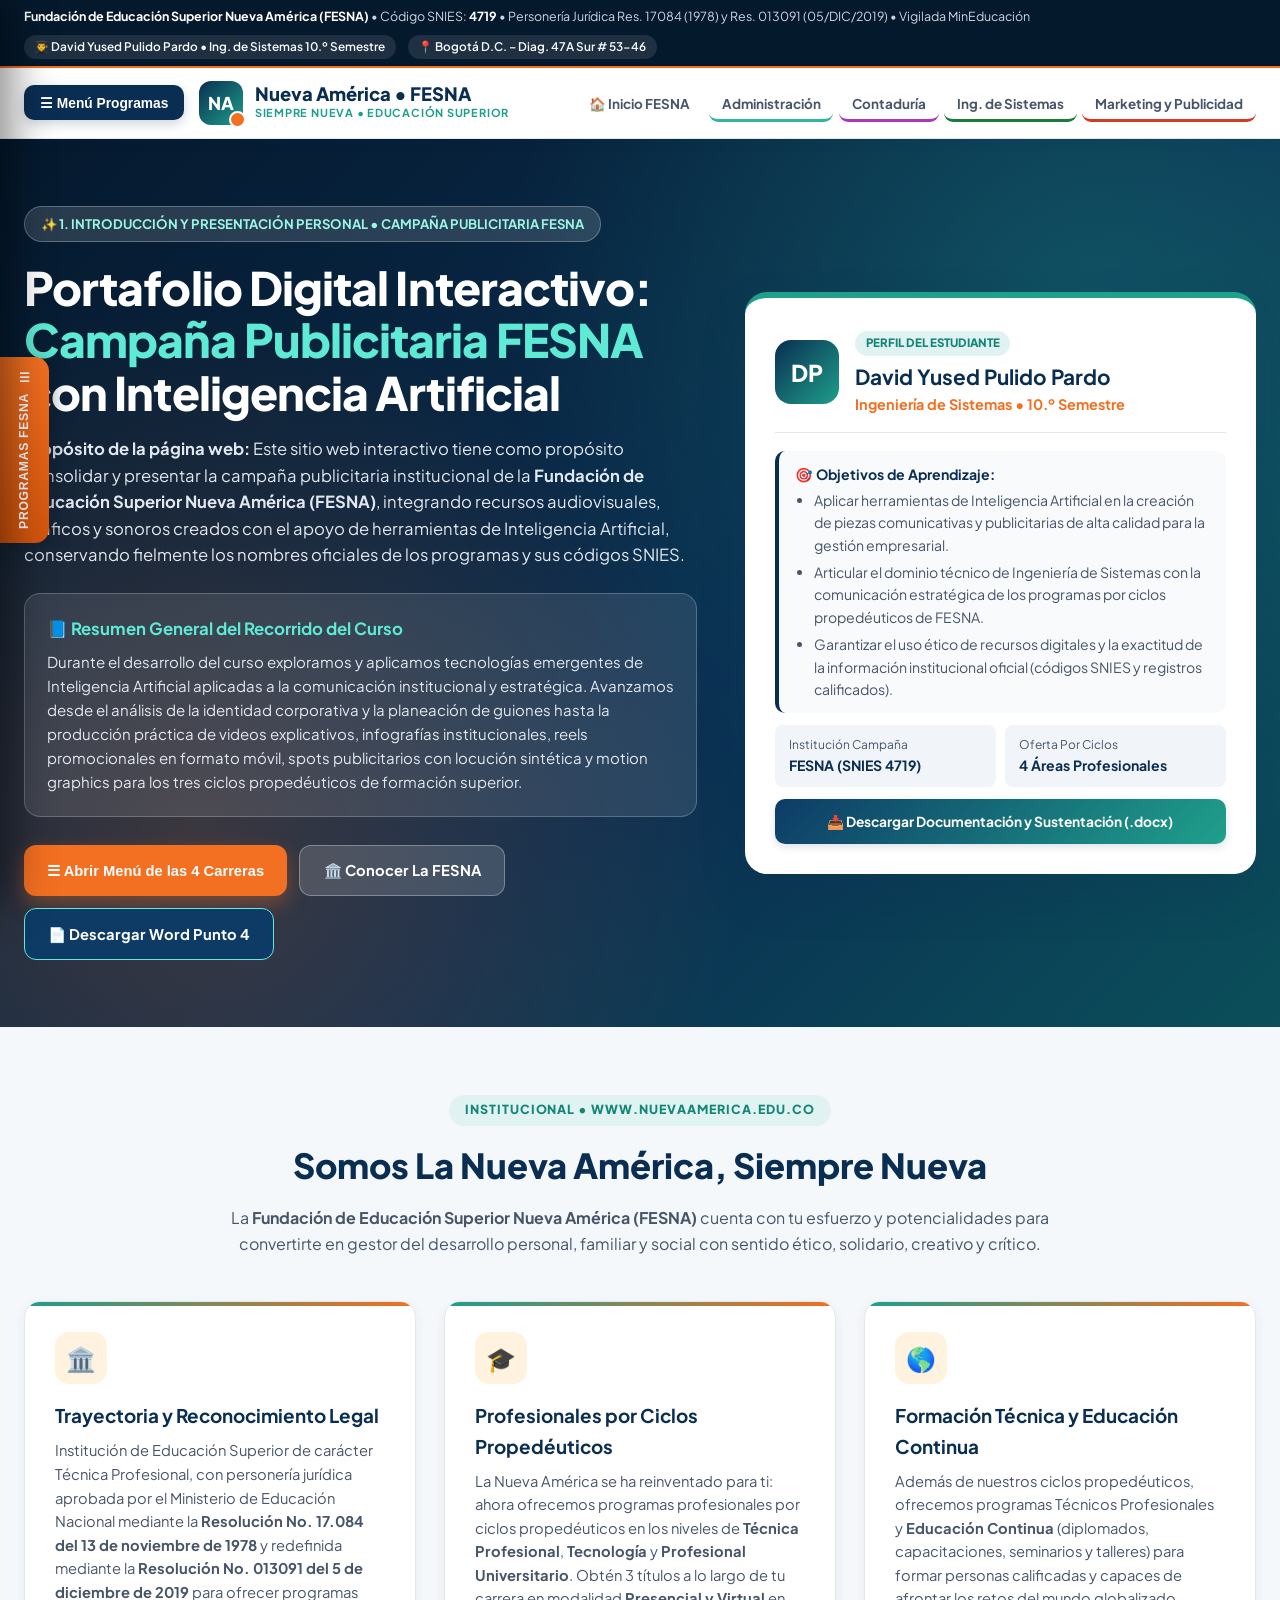
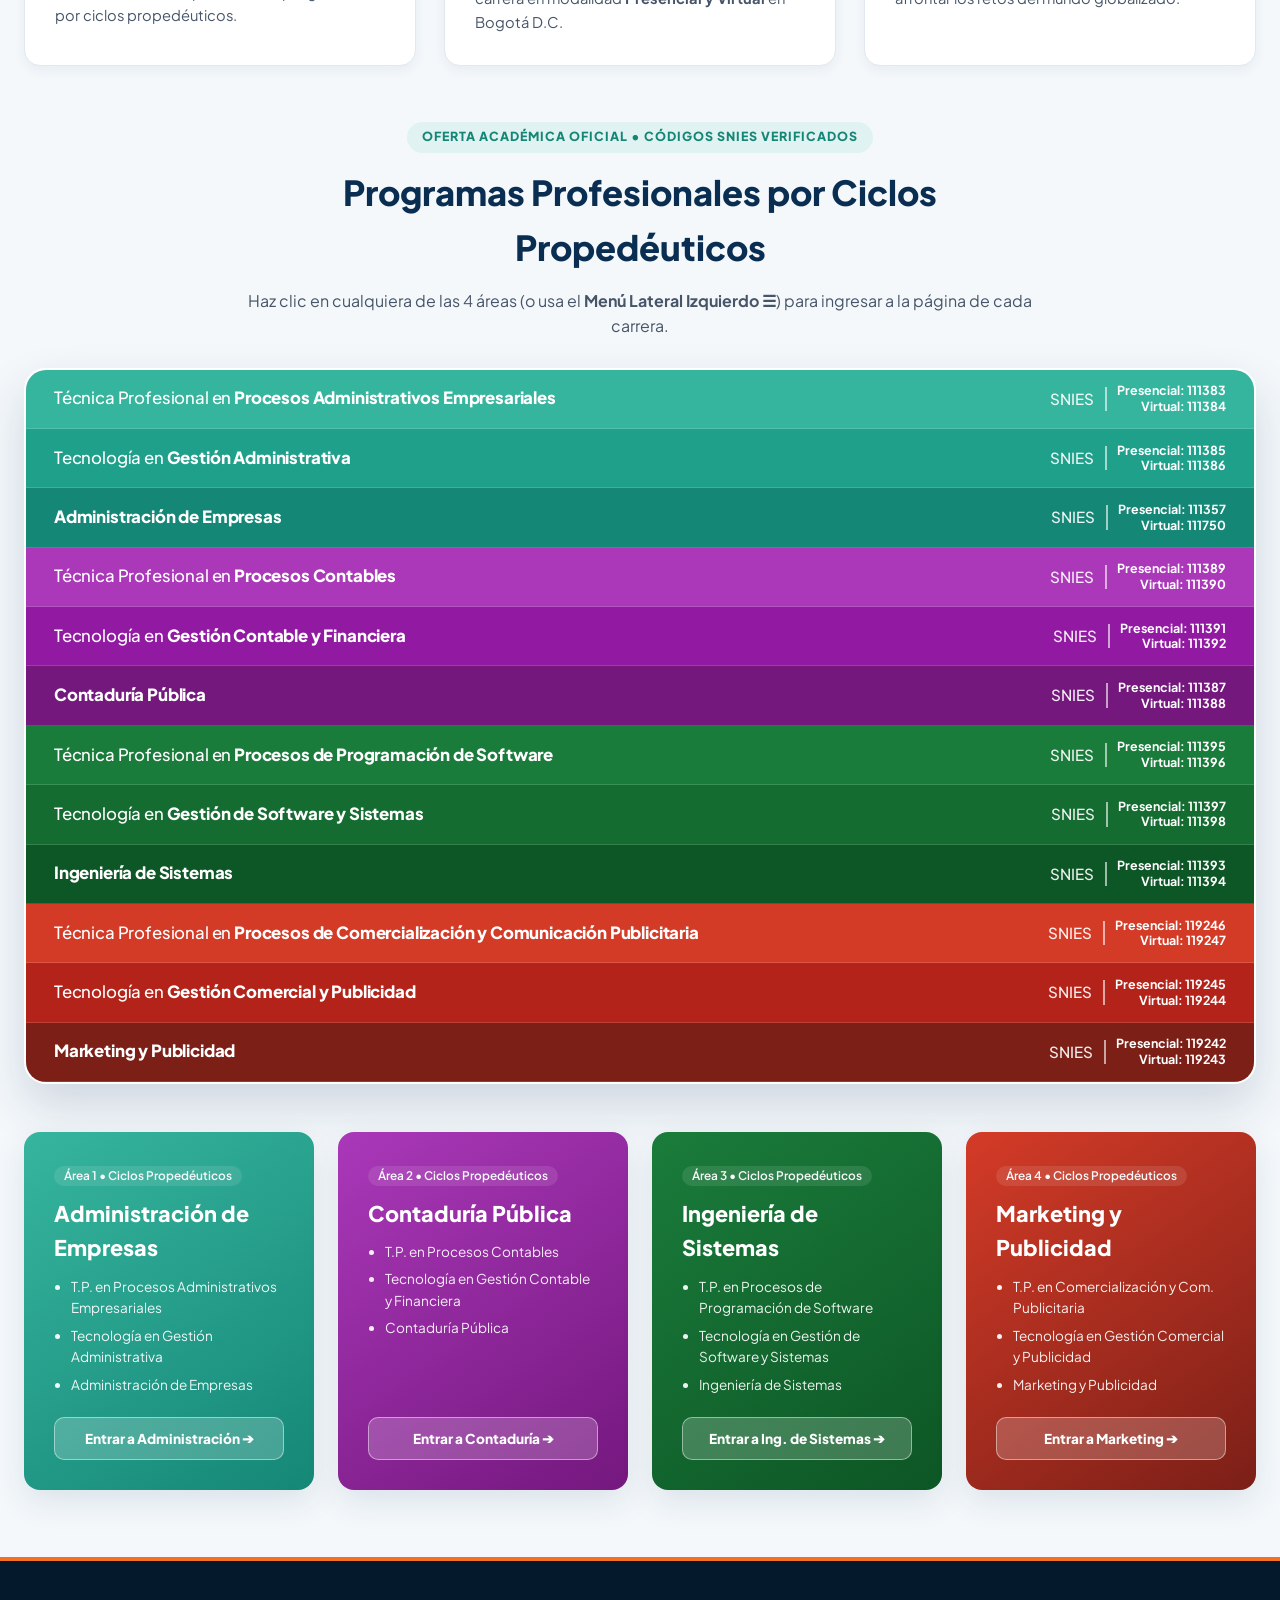
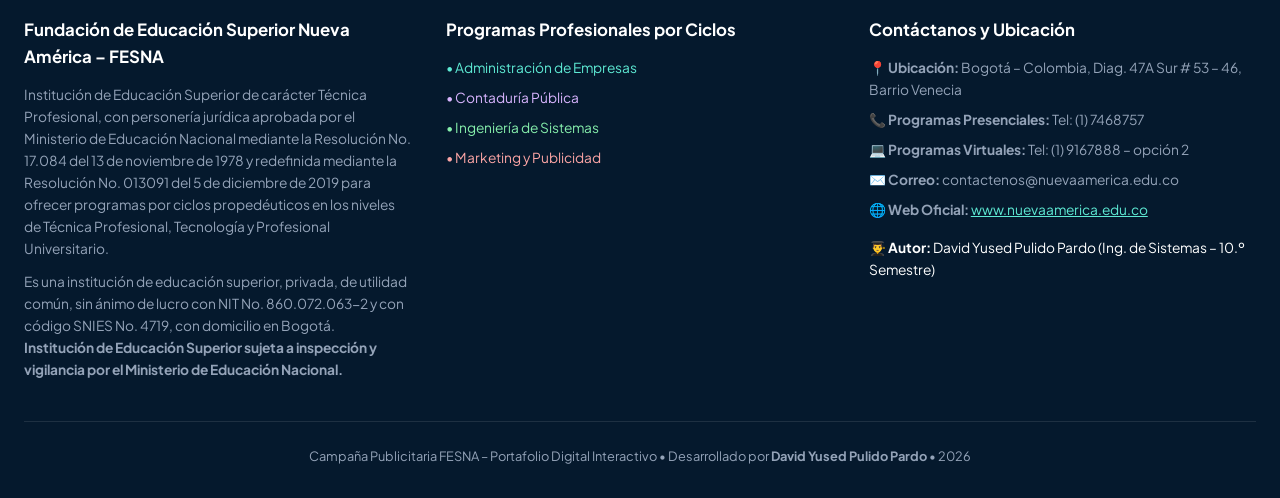
<file: index.html>
<!DOCTYPE html>
<html lang="es">
<head>
  <meta charset="UTF-8" />
  <meta name="viewport" content="width=device-width, initial-scale=1.0" />
  <title>FESNA – Fundación de Educación Superior Nueva América | Portafolio Digital</title>
  <meta name="description" content="Portafolio digital interactivo y campaña publicitaria de la Fundación de Educación Superior Nueva América (FESNA). Estudiante: David Yused Pulido Pardo." />
  <link rel="preconnect" href="https://fonts.googleapis.com" />
  <link rel="preconnect" href="https://fonts.gstatic.com" crossorigin />
  <link href="https://fonts.googleapis.com/css2?family=Plus+Jakarta+Sans:wght@400;500;600;700;800&display=swap" rel="stylesheet" />
  <link rel="stylesheet" href="styles.css" />
</head>
<body>

  <!-- Overlay y Menú Lateral Desplegable a la Izquierda -->
  <div id="sidebar-overlay" class="sidebar-overlay"></div>
  <aside id="left-sidebar" class="left-sidebar" aria-label="Menú Lateral de Programas FESNA">
    <div class="sidebar-header">
      <div style="display:flex; align-items:center; gap:0.65rem;">
        <div class="brand-icon" style="width:38px; height:38px; font-size:0.95rem;">NA</div>
        <div>
          <strong style="display:block; font-size:0.98rem; color:#ffffff;">Nueva América</strong>
          <span style="font-size:0.7rem; color:#5eead4;">Menú de Programas por Ciclos</span>
        </div>
      </div>
      <button id="close-sidebar-btn" class="sidebar-close-btn" title="Cerrar menú">✕</button>
    </div>

    <div class="sidebar-body">
      <span class="sidebar-section-label">Navegación Principal</span>
      <a href="index.html" class="sidebar-nav-item home-item active">
        <div class="nav-item-title">
          <span>🏠 Inicio • La FESNA</span>
          <span>➔</span>
        </div>
        <div class="nav-item-sub">Presentación Personal e Información Institucional</div>
      </a>

      <span class="sidebar-section-label">Programas Profesionales por Ciclos</span>

      <a href="administracion.html" class="sidebar-nav-item adm-item">
        <div class="nav-item-title">
          <span>📊 Administración de Empresas</span>
          <span>➔</span>
        </div>
        <div class="nav-item-sub">
          • T.P. en Procesos Administrativos (111383 / 111384)<br>
          • Tecnología en Gestión Administrativa (111385 / 111386)<br>
          • Administración de Empresas (111357 / 111750)
        </div>
      </a>

      <a href="contaduria.html" class="sidebar-nav-item cont-item">
        <div class="nav-item-title">
          <span>📈 Contaduría Pública</span>
          <span>➔</span>
        </div>
        <div class="nav-item-sub">
          • T.P. en Procesos Contables (111389 / 111390)<br>
          • Tecnología en Gestión Contable y Financiera (111391 / 111392)<br>
          • Contaduría Pública (111387 / 111388)
        </div>
      </a>

      <a href="sistemas.html" class="sidebar-nav-item sis-item">
        <div class="nav-item-title">
          <span>💻 Ingeniería de Sistemas</span>
          <span>➔</span>
        </div>
        <div class="nav-item-sub">
          • T.P. en Programación de Software (111395 / 111396)<br>
          • Tecnología en Gestión de Software y Sistemas (111397 / 111398)<br>
          • Ingeniería de Sistemas (111393 / 111394)
        </div>
      </a>

      <a href="marketing.html" class="sidebar-nav-item mkt-item">
        <div class="nav-item-title">
          <span>📣 Marketing y Publicidad</span>
          <span>➔</span>
        </div>
        <div class="nav-item-sub">
          • T.P. en Comercialización y Com. Publicitaria (119246 / 119247)<br>
          • Tecnología en Gestión Comercial y Publicidad (119245 / 119244)<br>
          • Marketing y Publicidad (119242 / 119243)
        </div>
      </a>
    </div>

    <div class="sidebar-footer">
      Fundación de Educación Superior Nueva América (FESNA)<br>Código SNIES 4719 • Vigilada MinEducación
    </div>
  </aside>

  <!-- Pestaña Flotante Izquierda para Abrir el Menú Desplegable -->
  <button class="floating-left-menu-btn open-sidebar-btn" title="Abrir Menú de Programas">
    <span>☰</span>
    <span class="vertical-text">PROGRAMAS FESNA</span>
  </button>

  <!-- Barra Superior Institucional FESNA -->
  <div class="top-bar">
    <div class="top-bar-inner">
      <div>
        <strong>Fundación de Educación Superior Nueva América (FESNA)</strong> • Código SNIES: <strong>4719</strong> • Personería Jurídica Res. 17084 (1978) y Res. 013091 (05/DIC/2019) • Vigilada MinEducación
      </div>
      <div class="top-contact-pills">
        <span class="top-pill">👨‍🎓 David Yused Pulido Pardo • Ing. de Sistemas 10.º Semestre</span>
        <span class="top-pill">📍 Bogotá D.C. – Diag. 47A Sur # 53-46</span>
      </div>
    </div>
  </div>

  <!-- Navegación Superior -->
  <header class="navbar">
    <div class="nav-container">
      <div class="nav-left-group">
        <button class="menu-drawer-trigger open-sidebar-btn">
          ☰ Menú Programas
        </button>
        <a href="index.html" class="brand-logo">
          <div class="brand-icon">NA</div>
          <div>
            <span class="brand-title">Nueva América • FESNA</span>
            <span class="brand-subtitle">Siempre Nueva • Educación Superior</span>
          </div>
        </a>
      </div>
      <nav>
        <ul class="nav-links">
          <li><a href="index.html">🏠 Inicio FESNA</a></li>
          <li><a href="administracion.html" class="nav-pill-adm">Administración</a></li>
          <li><a href="contaduria.html" class="nav-pill-cont">Contaduría</a></li>
          <li><a href="sistemas.html" class="nav-pill-sis">Ing. de Sistemas</a></li>
          <li><a href="marketing.html" class="nav-pill-mkt">Marketing y Publicidad</a></li>
        </ul>
      </nav>
    </div>
  </header>

  <!-- ===================================================================== -->
  <!-- INICIO (SE CONSERVA IGUAL): 1. INTRODUCCIÓN Y PRESENTACIÓN PERSONAL   -->
  <!-- ===================================================================== -->
  <section id="introduccion" class="hero">
    <div class="hero-container">
      <!-- Columna Izquierda: Propósito de la Página Web y Recorrido del Curso -->
      <div>
        <div class="hero-tag">
          <span>✨ 1. INTRODUCCIÓN Y PRESENTACIÓN PERSONAL • CAMPAÑA PUBLICITARIA FESNA</span>
        </div>
        <h1>
          Portafolio Digital Interactivo: <span>Campaña Publicitaria FESNA</span> con Inteligencia Artificial
        </h1>
        <p class="hero-lead">
          <strong>Propósito de la página web:</strong> Este sitio web interactivo tiene como propósito consolidar y presentar la campaña publicitaria institucional de la <strong>Fundación de Educación Superior Nueva América (FESNA)</strong>, integrando recursos audiovisuales, gráficos y sonoros creados con el apoyo de herramientas de Inteligencia Artificial, conservando fielmente los nombres oficiales de los programas y sus códigos SNIES.
        </p>

        <div style="background: rgba(255, 255, 255, 0.1); border: 1px solid rgba(255, 255, 255, 0.22); border-radius: 16px; padding: 1.35rem; margin-bottom: 1.75rem;">
          <h3 style="color: #5eead4; font-size: 1.05rem; margin-bottom: 0.45rem;">
            📘 Resumen General del Recorrido del Curso
          </h3>
          <p style="color: #e2e8f0; font-size: 0.94rem; margin: 0;">
            Durante el desarrollo del curso exploramos y aplicamos tecnologías emergentes de Inteligencia Artificial aplicadas a la comunicación institucional y estratégica. Avanzamos desde el análisis de la identidad corporativa y la planeación de guiones hasta la producción práctica de videos explicativos, infografías institucionales, reels promocionales en formato móvil, spots publicitarios con locución sintética y motion graphics para los tres ciclos propedéuticos de formación superior.
          </p>
        </div>

        <div class="hero-actions" style="margin-bottom: 0; display: flex; flex-wrap: wrap; gap: 0.75rem;">
          <button class="btn btn-primary open-sidebar-btn">☰ Abrir Menú de las 4 Carreras</button>
          <a href="#sobre-la-fesna" class="btn btn-secondary">🏛️ Conocer La FESNA</a>
          <a href="DOCUMENTACION_SUSTENTACION_CAMPANA_FESNA_DAVID_PULIDO.docx" download class="btn" style="background:#0D3B66; color:#ffffff; font-weight:700; border:1px solid #5eead4; text-decoration:none; display:inline-flex; align-items:center; gap:0.4rem;">📄 Descargar Word Punto 4</a>
        </div>
      </div>

      <!-- Columna Derecha: Perfil del Estudiante -->
      <aside class="lead-form-card" style="border-top: 6px solid #1fa08b;">
        <div style="display: flex; align-items: center; gap: 1rem; padding-bottom: 1rem; margin-bottom: 1.1rem; border-bottom: 1px solid var(--border-color);">
          <div style="width: 64px; height: 64px; border-radius: 16px; background: linear-gradient(135deg, var(--fesna-navy), var(--fesna-teal)); color: #fff; display: flex; align-items: center; justify-content: center; font-size: 1.45rem; font-weight: 800; flex-shrink: 0;">
            DP
          </div>
          <div>
            <span style="display: inline-block; background: var(--fesna-teal-soft); color: var(--fesna-teal-dark); font-size: 0.72rem; font-weight: 800; padding: 0.2rem 0.65rem; border-radius: 999px; text-transform: uppercase; margin-bottom: 0.25rem;">
              Perfil del Estudiante
            </span>
            <h2 style="font-size: 1.3rem; color: var(--fesna-navy); margin: 0;">David Yused Pulido Pardo</h2>
            <p style="font-size: 0.9rem; color: var(--fesna-orange); font-weight: 700; margin: 0;">
              Ingeniería de Sistemas • 10.º Semestre
            </p>
          </div>
        </div>

        <div style="display: grid; gap: 0.75rem; font-size: 0.88rem;">
          <div style="background: #f8fafc; padding: 0.75rem 1rem; border-radius: 10px; border-left: 4px solid var(--fesna-navy);">
            <strong style="color: var(--fesna-navy); display: block; margin-bottom: 0.2rem;">🎯 Objetivos de Aprendizaje:</strong>
            <ul style="padding-left: 1.15rem; color: var(--text-secondary); display: grid; gap: 0.3rem; margin: 0;">
              <li>Aplicar herramientas de Inteligencia Artificial en la creación de piezas comunicativas y publicitarias de alta calidad para la gestión empresarial.</li>
              <li>Articular el dominio técnico de Ingeniería de Sistemas con la comunicación estratégica de los programas por ciclos propedéuticos de FESNA.</li>
              <li>Garantizar el uso ético de recursos digitales y la exactitud de la información institucional oficial (códigos SNIES y registros calificados).</li>
            </ul>
          </div>

          <div style="display: grid; grid-template-columns: 1fr 1fr; gap: 0.6rem;">
            <div style="background: #f1f5f9; padding: 0.65rem 0.85rem; border-radius: 8px;">
              <span style="font-size: 0.75rem; color: var(--text-secondary); display: block;">Institución Campaña</span>
              <strong style="color: var(--fesna-navy);">FESNA (SNIES 4719)</strong>
            </div>
            <div style="background: #f1f5f9; padding: 0.65rem 0.85rem; border-radius: 8px;">
              <span style="font-size: 0.75rem; color: var(--text-secondary); display: block;">Oferta Por Ciclos</span>
              <strong style="color: var(--fesna-navy);">4 Áreas Profesionales</strong>
            </div>
          </div>

          <a href="DOCUMENTACION_SUSTENTACION_CAMPANA_FESNA_DAVID_PULIDO.docx" download style="display:flex; align-items:center; justify-content:center; gap:0.5rem; background:linear-gradient(135deg, #0d3b66, #1fa08b); color:#ffffff; text-decoration:none; padding:0.7rem 1rem; border-radius:10px; font-weight:700; font-size:0.86rem; text-align:center; box-shadow:0 3px 8px rgba(13,59,102,0.15); transition:transform 0.2s ease;">
            📥 Descargar Documentación y Sustentación (.docx)
          </a>
        </div>
      </aside>
    </div>
  </section>

  <!-- ===================================================================== -->
  <!-- SECCIÓN INSTITUCIONAL: SOMOS LA NUEVA AMÉRICA, SIEMPRE NUEVA          -->
  <!-- ===================================================================== -->
  <section id="sobre-la-fesna" class="section">
    <div class="section-header">
      <span class="section-kicker">Institucional • www.nuevaamerica.edu.co</span>
      <h2>Somos La Nueva América, Siempre Nueva</h2>
      <p>
        La <strong>Fundación de Educación Superior Nueva América (FESNA)</strong> cuenta con tu esfuerzo y potencialidades para convertirte en gestor del desarrollo personal, familiar y social con sentido ético, solidario, creativo y crítico.
      </p>
    </div>

    <!-- Tarjetas de Historia Jurídica, Misión y Modalidades (Extraídas de nuevaamerica.edu.co) -->
    <div class="benefits-grid">
      <article class="benefit-card">
        <div class="benefit-icon">🏛️</div>
        <h3>Trayectoria y Reconocimiento Legal</h3>
        <p>
          Institución de Educación Superior de carácter Técnica Profesional, con personería jurídica aprobada por el Ministerio de Educación Nacional mediante la <strong>Resolución No. 17.084 del 13 de noviembre de 1978</strong> y redefinida mediante la <strong>Resolución No. 013091 del 5 de diciembre de 2019</strong> para ofrecer programas por ciclos propedéuticos.
        </p>
      </article>

      <article class="benefit-card">
        <div class="benefit-icon">🎓</div>
        <h3>Profesionales por Ciclos Propedéuticos</h3>
        <p>
          La Nueva América se ha reinventado para ti: ahora ofrecemos programas profesionales por ciclos propedéuticos en los niveles de <strong>Técnica Profesional</strong>, <strong>Tecnología</strong> y <strong>Profesional Universitario</strong>. Obtén 3 títulos a lo largo de tu carrera en modalidad <strong>Presencial y Virtual</strong> en Bogotá D.C.
        </p>
      </article>

      <article class="benefit-card">
        <div class="benefit-icon">🌎</div>
        <h3>Formación Técnica y Educación Continua</h3>
        <p>
          Además de nuestros ciclos propedéuticos, ofrecemos programas Técnicos Profesionales y <strong>Educación Continua</strong> (diplomados, capacitaciones, seminarios y talleres) para formar personas calificadas y capaces de afrontar los retos del mundo globalizado.
        </p>
      </article>
    </div>

    <!-- Banner Interactivo Oficial de los 12 Programas (4 Áreas y sus Colores Oficiales) -->
    <div id="oferta-programas" style="margin-top: 3.5rem;">
      <div class="section-header" style="margin-bottom: 1.8rem;">
        <span class="section-kicker">Oferta Académica Oficial • Códigos SNIES Verificados</span>
        <h2>Programas Profesionales por Ciclos Propedéuticos</h2>
        <p>
          Haz clic en cualquiera de las 4 áreas (o usa el <strong>Menú Lateral Izquierdo ☰</strong>) para ingresar a la página de cada carrera.
        </p>
      </div>

      <!-- Imagen Oficial de Referencia + Franjas Interactivas con los Colores Exactos -->
      <div class="programs-ribbon-container">
        <!-- 1. ADMINISTRACIÓN DE EMPRESAS (TURQUESA) -->
        <div class="ribbon-family-group">
          <a href="administracion.html#nivel-tecnica" class="ribbon-row bg-adm-1">
            <span class="ribbon-program-name">Técnica Profesional en <strong>Procesos Administrativos Empresariales</strong></span>
            <div class="ribbon-snies-box">
              <span class="ribbon-snies-label">SNIES</span>
              <div class="ribbon-snies-codes">
                <span>Presencial: 111383</span>
                <span>Virtual: 111384</span>
              </div>
            </div>
          </a>
          <a href="administracion.html#nivel-tecnologia" class="ribbon-row bg-adm-2">
            <span class="ribbon-program-name">Tecnología en <strong>Gestión Administrativa</strong></span>
            <div class="ribbon-snies-box">
              <span class="ribbon-snies-label">SNIES</span>
              <div class="ribbon-snies-codes">
                <span>Presencial: 111385</span>
                <span>Virtual: 111386</span>
              </div>
            </div>
          </a>
          <a href="administracion.html#nivel-profesional" class="ribbon-row bg-adm-3">
            <span class="ribbon-program-name"><strong>Administración de Empresas</strong></span>
            <div class="ribbon-snies-box">
              <span class="ribbon-snies-label">SNIES</span>
              <div class="ribbon-snies-codes">
                <span>Presencial: 111357</span>
                <span>Virtual: 111750</span>
              </div>
            </div>
          </a>
        </div>

        <!-- 2. CONTADURÍA PÚBLICA (MORADO) -->
        <div class="ribbon-family-group">
          <a href="contaduria.html#nivel-tecnica" class="ribbon-row bg-cont-1">
            <span class="ribbon-program-name">Técnica Profesional en <strong>Procesos Contables</strong></span>
            <div class="ribbon-snies-box">
              <span class="ribbon-snies-label">SNIES</span>
              <div class="ribbon-snies-codes">
                <span>Presencial: 111389</span>
                <span>Virtual: 111390</span>
              </div>
            </div>
          </a>
          <a href="contaduria.html#nivel-tecnologia" class="ribbon-row bg-cont-2">
            <span class="ribbon-program-name">Tecnología en <strong>Gestión Contable y Financiera</strong></span>
            <div class="ribbon-snies-box">
              <span class="ribbon-snies-label">SNIES</span>
              <div class="ribbon-snies-codes">
                <span>Presencial: 111391</span>
                <span>Virtual: 111392</span>
              </div>
            </div>
          </a>
          <a href="contaduria.html#nivel-profesional" class="ribbon-row bg-cont-3">
            <span class="ribbon-program-name"><strong>Contaduría Pública</strong></span>
            <div class="ribbon-snies-box">
              <span class="ribbon-snies-label">SNIES</span>
              <div class="ribbon-snies-codes">
                <span>Presencial: 111387</span>
                <span>Virtual: 111388</span>
              </div>
            </div>
          </a>
        </div>

        <!-- 3. INGENIERÍA DE SISTEMAS (VERDE) -->
        <div class="ribbon-family-group">
          <a href="sistemas.html#nivel-tecnica" class="ribbon-row bg-sis-1">
            <span class="ribbon-program-name">Técnica Profesional en <strong>Procesos de Programación de Software</strong></span>
            <div class="ribbon-snies-box">
              <span class="ribbon-snies-label">SNIES</span>
              <div class="ribbon-snies-codes">
                <span>Presencial: 111395</span>
                <span>Virtual: 111396</span>
              </div>
            </div>
          </a>
          <a href="sistemas.html#nivel-tecnologia" class="ribbon-row bg-sis-2">
            <span class="ribbon-program-name">Tecnología en <strong>Gestión de Software y Sistemas</strong></span>
            <div class="ribbon-snies-box">
              <span class="ribbon-snies-label">SNIES</span>
              <div class="ribbon-snies-codes">
                <span>Presencial: 111397</span>
                <span>Virtual: 111398</span>
              </div>
            </div>
          </a>
          <a href="sistemas.html#nivel-profesional" class="ribbon-row bg-sis-3">
            <span class="ribbon-program-name"><strong>Ingeniería de Sistemas</strong></span>
            <div class="ribbon-snies-box">
              <span class="ribbon-snies-label">SNIES</span>
              <div class="ribbon-snies-codes">
                <span>Presencial: 111393</span>
                <span>Virtual: 111394</span>
              </div>
            </div>
          </a>
        </div>

        <!-- 4. MARKETING Y PUBLICIDAD (ROJO / VINO) -->
        <div class="ribbon-family-group">
          <a href="marketing.html#nivel-tecnica" class="ribbon-row bg-mkt-1">
            <span class="ribbon-program-name">Técnica Profesional en <strong>Procesos de Comercialización y Comunicación Publicitaria</strong></span>
            <div class="ribbon-snies-box">
              <span class="ribbon-snies-label">SNIES</span>
              <div class="ribbon-snies-codes">
                <span>Presencial: 119246</span>
                <span>Virtual: 119247</span>
              </div>
            </div>
          </a>
          <a href="marketing.html#nivel-tecnologia" class="ribbon-row bg-mkt-2">
            <span class="ribbon-program-name">Tecnología en <strong>Gestión Comercial y Publicidad</strong></span>
            <div class="ribbon-snies-box">
              <span class="ribbon-snies-label">SNIES</span>
              <div class="ribbon-snies-codes">
                <span>Presencial: 119245</span>
                <span>Virtual: 119244</span>
              </div>
            </div>
          </a>
          <a href="marketing.html#nivel-profesional" class="ribbon-row bg-mkt-3">
            <span class="ribbon-program-name"><strong>Marketing y Publicidad</strong></span>
            <div class="ribbon-snies-box">
              <span class="ribbon-snies-label">SNIES</span>
              <div class="ribbon-snies-codes">
                <span>Presencial: 119242</span>
                <span>Virtual: 119243</span>
              </div>
            </div>
          </a>
        </div>
      </div>

      <!-- 4 Tarjetas Directas a las 4 Páginas -->
      <div class="four-areas-grid">
        <a href="administracion.html" class="area-portal-card card-adm">
          <div>
            <span class="top-pill">Área 1 • Ciclos Propedéuticos</span>
            <h3>Administración de Empresas</h3>
            <ul>
              <li>T.P. en Procesos Administrativos Empresariales</li>
              <li>Tecnología en Gestión Administrativa</li>
              <li>Administración de Empresas</li>
            </ul>
          </div>
          <span class="area-portal-btn">Entrar a Administración ➔</span>
        </a>

        <a href="contaduria.html" class="area-portal-card card-cont">
          <div>
            <span class="top-pill">Área 2 • Ciclos Propedéuticos</span>
            <h3>Contaduría Pública</h3>
            <ul>
              <li>T.P. en Procesos Contables</li>
              <li>Tecnología en Gestión Contable y Financiera</li>
              <li>Contaduría Pública</li>
            </ul>
          </div>
          <span class="area-portal-btn">Entrar a Contaduría ➔</span>
        </a>

        <a href="sistemas.html" class="area-portal-card card-sis">
          <div>
            <span class="top-pill">Área 3 • Ciclos Propedéuticos</span>
            <h3>Ingeniería de Sistemas</h3>
            <ul>
              <li>T.P. en Procesos de Programación de Software</li>
              <li>Tecnología en Gestión de Software y Sistemas</li>
              <li>Ingeniería de Sistemas</li>
            </ul>
          </div>
          <span class="area-portal-btn">Entrar a Ing. de Sistemas ➔</span>
        </a>

        <a href="marketing.html" class="area-portal-card card-mkt">
          <div>
            <span class="top-pill">Área 4 • Ciclos Propedéuticos</span>
            <h3>Marketing y Publicidad</h3>
            <ul>
              <li>T.P. en Comercialización y Com. Publicitaria</li>
              <li>Tecnología en Gestión Comercial y Publicidad</li>
              <li>Marketing y Publicidad</li>
            </ul>
          </div>
          <span class="area-portal-btn">Entrar a Marketing ➔</span>
        </a>
      </div>
    </div>
  </section>

  <!-- Pie de Página Institucional Oficial FESNA -->
  <footer class="footer">
    <div class="footer-grid">
      <div>
        <h4>Fundación de Educación Superior Nueva América – FESNA</h4>
        <p>
          Institución de Educación Superior de carácter Técnica Profesional, con personería jurídica aprobada por el Ministerio de Educación Nacional mediante la Resolución No. 17.084 del 13 de noviembre de 1978 y redefinida mediante la Resolución No. 013091 del 5 de diciembre de 2019 para ofrecer programas por ciclos propedéuticos en los niveles de Técnica Profesional, Tecnología y Profesional Universitario.
        </p>
        <p style="margin-top:0.65rem;">
          Es una institución de educación superior, privada, de utilidad común, sin ánimo de lucro con NIT No. 860.072.063-2 y con código SNIES No. 4719, con domicilio en Bogotá.<br>
          <strong>Institución de Educación Superior sujeta a inspección y vigilancia por el Ministerio de Educación Nacional.</strong>
        </p>
      </div>

      <div>
        <h4>Programas Profesionales por Ciclos</h4>
        <ul>
          <li><a href="administracion.html" style="color:#5eead4; text-decoration:none;">• Administración de Empresas</a></li>
          <li><a href="contaduria.html" style="color:#d8b4fe; text-decoration:none;">• Contaduría Pública</a></li>
          <li><a href="sistemas.html" style="color:#86efac; text-decoration:none;">• Ingeniería de Sistemas</a></li>
          <li><a href="marketing.html" style="color:#fca5a5; text-decoration:none;">• Marketing y Publicidad</a></li>
        </ul>
      </div>

      <div>
        <h4>Contáctanos y Ubicación</h4>
        <ul>
          <li>📍 <strong>Ubicación:</strong> Bogotá – Colombia, Diag. 47A Sur # 53 – 46, Barrio Venecia</li>
          <li>📞 <strong>Programas Presenciales:</strong> Tel: (1) 7468757</li>
          <li>💻 <strong>Programas Virtuales:</strong> Tel: (1) 9167888 – opción 2</li>
          <li>✉️ <strong>Correo:</strong> contactenos@nuevaamerica.edu.co</li>
          <li>🌐 <strong>Web Oficial:</strong> <a href="https://www.nuevaamerica.edu.co/" target="_blank" rel="noopener" style="color:#5eead4;">www.nuevaamerica.edu.co</a></li>
          <li style="margin-top: 0.5rem; color: #ffffff;">
            👨‍🎓 <strong>Autor:</strong> David Yused Pulido Pardo (Ing. de Sistemas – 10.º Semestre)
          </li>
        </ul>
      </div>
    </div>

    <div class="footer-bottom">
      Campaña Publicitaria FESNA – Portafolio Digital Interactivo • Desarrollado por <strong>David Yused Pulido Pardo</strong> • 2026
    </div>
  </footer>

  <script src="app.js"></script>
</body>
</html>
</file>
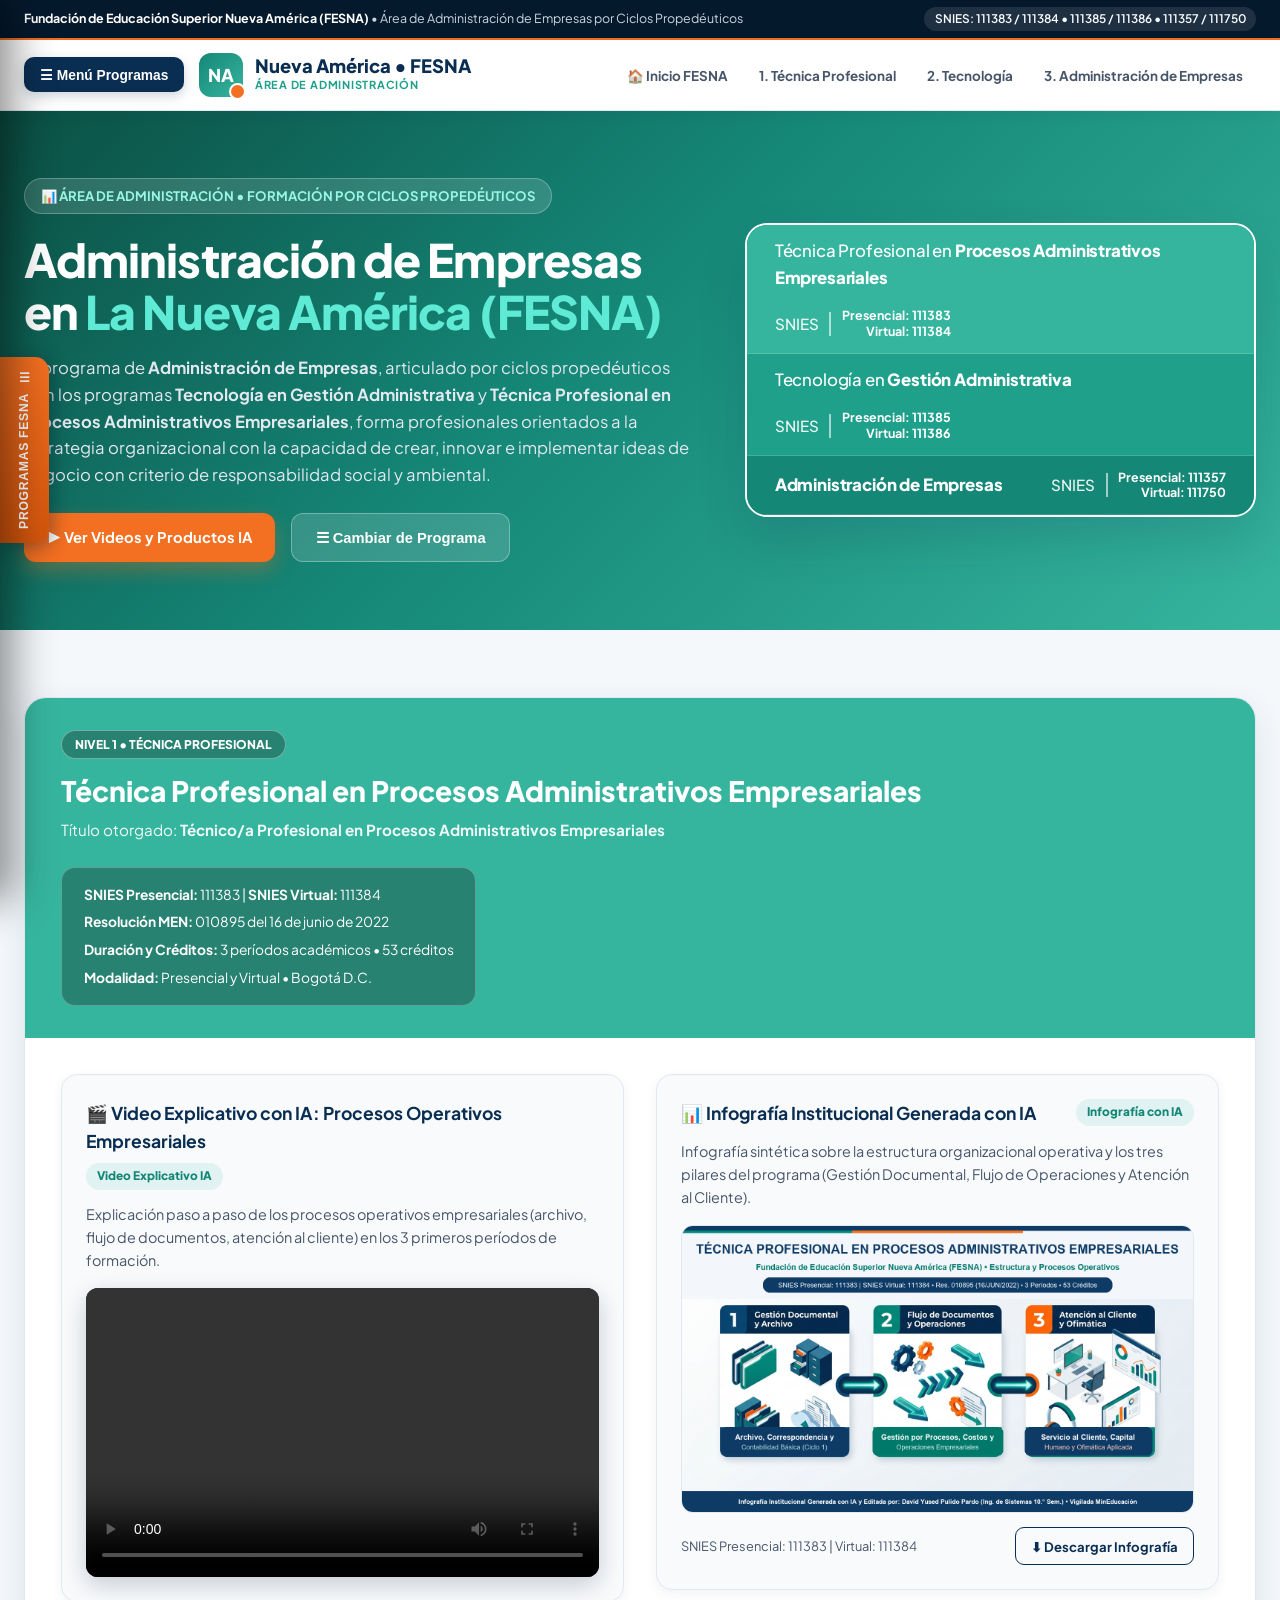
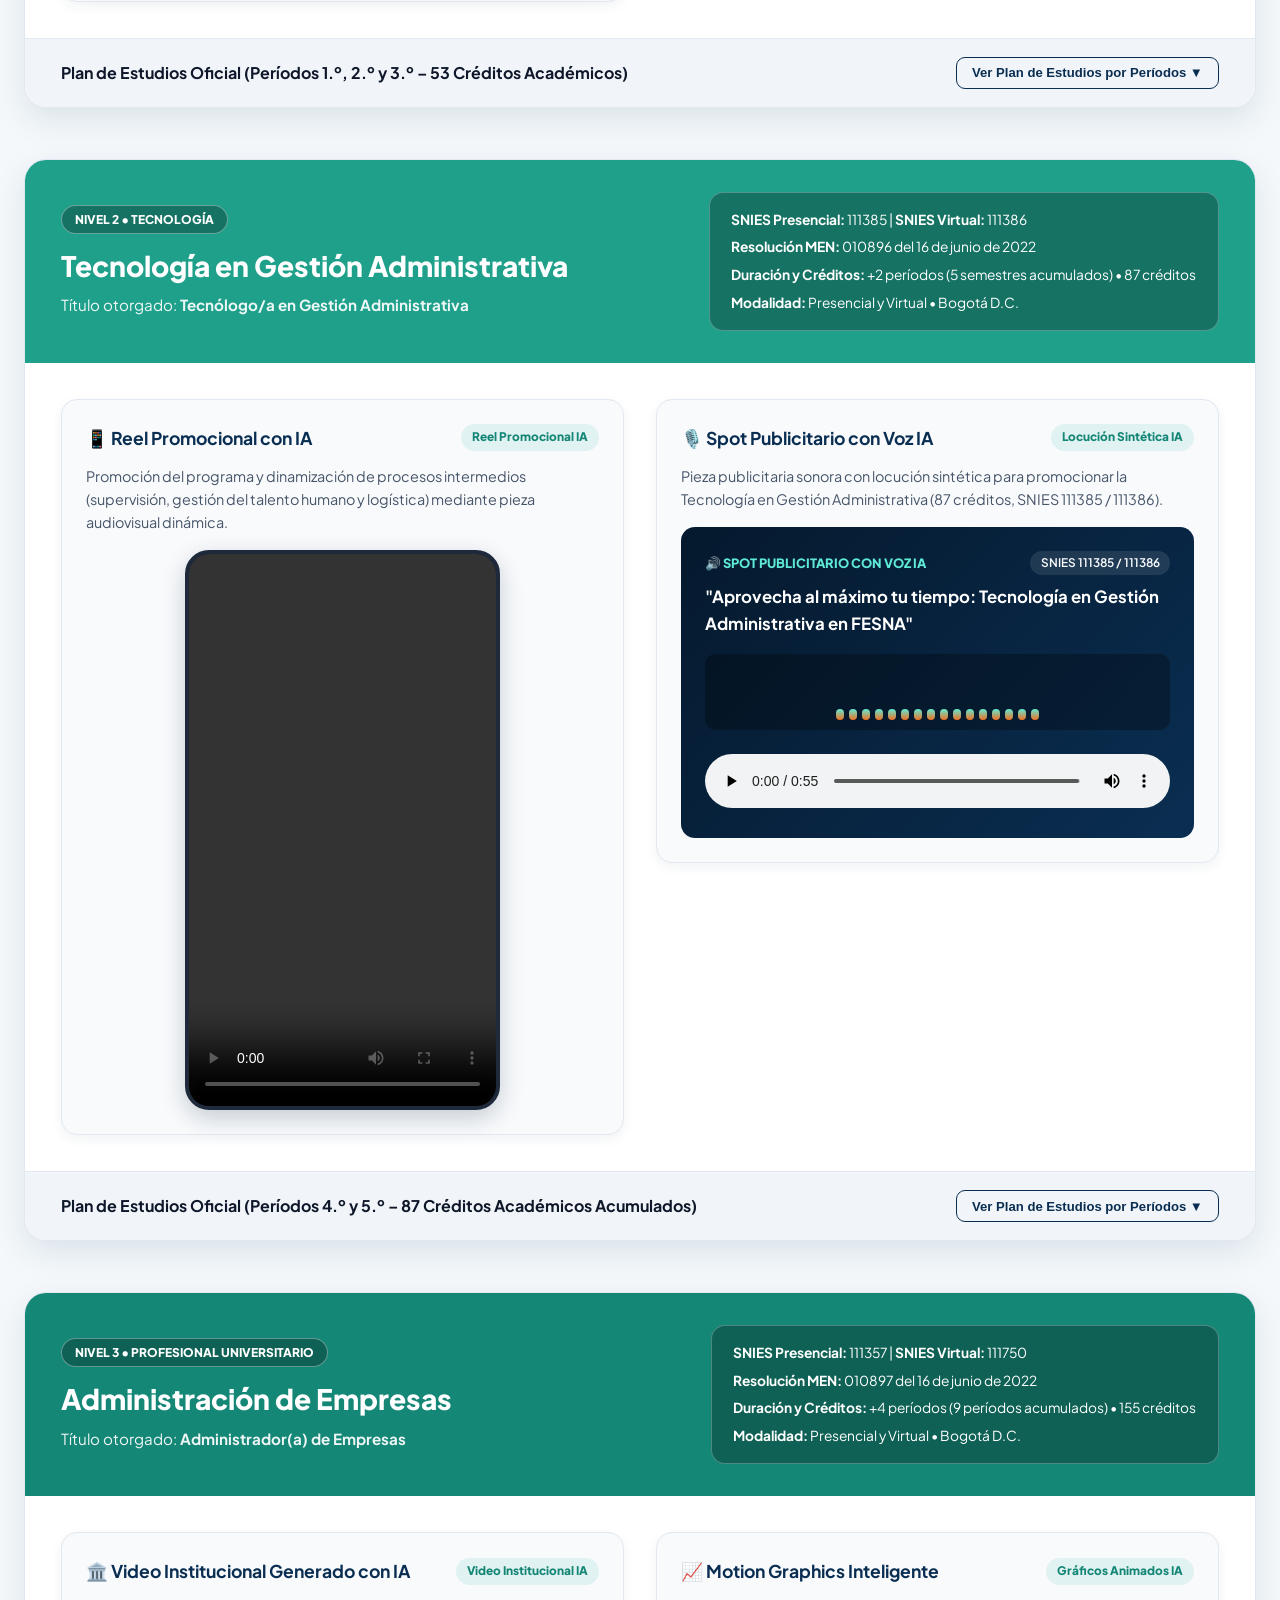
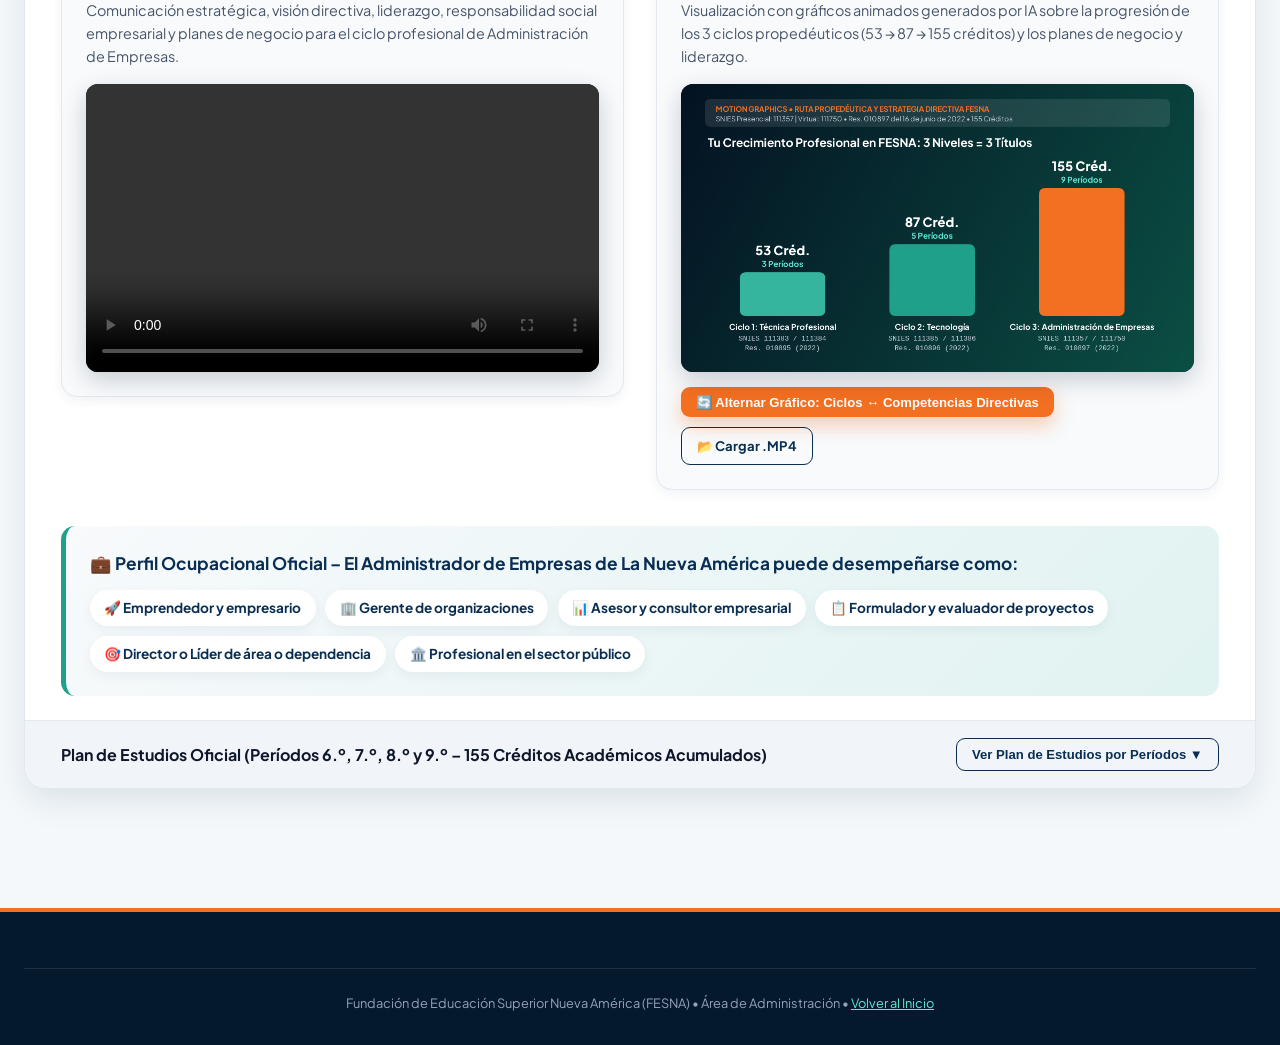
<file: administracion.html>
<!DOCTYPE html>
<html lang="es">
<head>
  <meta charset="UTF-8" />
  <meta name="viewport" content="width=device-width, initial-scale=1.0" />
  <title>Administración de Empresas por Ciclos | Nueva América – FESNA</title>
  <meta name="description" content="Campaña publicitaria FESNA – Área de Administración de Empresas por ciclos propedéuticos (SNIES 111383/111384, 111385/111386, 111357/111750)." />
  <link rel="preconnect" href="https://fonts.googleapis.com" />
  <link rel="preconnect" href="https://fonts.gstatic.com" crossorigin />
  <link href="https://fonts.googleapis.com/css2?family=Plus+Jakarta+Sans:wght@400;500;600;700;800&display=swap" rel="stylesheet" />
  <link rel="stylesheet" href="styles.css" />
</head>
<body>

  <!-- Overlay y Menú Lateral Desplegable a la Izquierda -->
  <div id="sidebar-overlay" class="sidebar-overlay"></div>
  <aside id="left-sidebar" class="left-sidebar" aria-label="Menú Lateral de Programas FESNA">
    <div class="sidebar-header">
      <div style="display:flex; align-items:center; gap:0.65rem;">
        <div class="brand-icon" style="width:38px; height:38px; font-size:0.95rem;">NA</div>
        <div>
          <strong style="display:block; font-size:0.98rem; color:#ffffff;">Nueva América</strong>
          <span style="font-size:0.7rem; color:#5eead4;">Menú de Programas por Ciclos</span>
        </div>
      </div>
      <button id="close-sidebar-btn" class="sidebar-close-btn" title="Cerrar menú">✕</button>
    </div>

    <div class="sidebar-body">
      <span class="sidebar-section-label">Navegación Principal</span>
      <a href="index.html" class="sidebar-nav-item home-item">
        <div class="nav-item-title">
          <span>🏠 Inicio • La FESNA</span>
          <span>➔</span>
        </div>
        <div class="nav-item-sub">Presentación Personal e Información Institucional</div>
      </a>

      <span class="sidebar-section-label">Programas Profesionales por Ciclos</span>

      <a href="administracion.html" class="sidebar-nav-item adm-item active">
        <div class="nav-item-title">
          <span>📊 Administración de Empresas</span>
          <span>➔</span>
        </div>
        <div class="nav-item-sub">
          • T.P. en Procesos Administrativos (111383 / 111384)<br>
          • Tecnología en Gestión Administrativa (111385 / 111386)<br>
          • Administración de Empresas (111357 / 111750)
        </div>
      </a>

      <a href="contaduria.html" class="sidebar-nav-item cont-item">
        <div class="nav-item-title">
          <span>📈 Contaduría Pública</span>
          <span>➔</span>
        </div>
        <div class="nav-item-sub">
          • T.P. en Procesos Contables (111389 / 111390)<br>
          • Tecnología en Gestión Contable y Financiera (111391 / 111392)<br>
          • Contaduría Pública (111387 / 111388)
        </div>
      </a>

      <a href="sistemas.html" class="sidebar-nav-item sis-item">
        <div class="nav-item-title">
          <span>💻 Ingeniería de Sistemas</span>
          <span>➔</span>
        </div>
        <div class="nav-item-sub">
          • T.P. en Programación de Software (111395 / 111396)<br>
          • Tecnología en Gestión de Software y Sistemas (111397 / 111398)<br>
          • Ingeniería de Sistemas (111393 / 111394)
        </div>
      </a>

      <a href="marketing.html" class="sidebar-nav-item mkt-item">
        <div class="nav-item-title">
          <span>📣 Marketing y Publicidad</span>
          <span>➔</span>
        </div>
        <div class="nav-item-sub">
          • T.P. en Comercialización y Com. Publicitaria (119246 / 119247)<br>
          • Tecnología en Gestión Comercial y Publicidad (119245 / 119244)<br>
          • Marketing y Publicidad (119242 / 119243)
        </div>
      </a>
    </div>

    <div class="sidebar-footer">
      Fundación de Educación Superior Nueva América (FESNA)<br>Código SNIES 4719 • Vigilada MinEducación
    </div>
  </aside>

  <!-- Pestaña Flotante Izquierda -->
  <button class="floating-left-menu-btn open-sidebar-btn" title="Abrir Menú de Programas">
    <span>☰</span>
    <span class="vertical-text">PROGRAMAS FESNA</span>
  </button>

  <!-- Barra Superior Institucional -->
  <div class="top-bar">
    <div class="top-bar-inner">
      <div>
        <strong>Fundación de Educación Superior Nueva América (FESNA)</strong> • Área de Administración de Empresas por Ciclos Propedéuticos
      </div>
      <div class="top-contact-pills">
        <span class="top-pill">SNIES: 111383 / 111384 • 111385 / 111386 • 111357 / 111750</span>
      </div>
    </div>
  </div>

  <!-- Navbar -->
  <header class="navbar">
    <div class="nav-container">
      <div class="nav-left-group">
        <button class="menu-drawer-trigger open-sidebar-btn">
          ☰ Menú Programas
        </button>
        <a href="index.html" class="brand-logo">
          <div class="brand-icon" style="background: linear-gradient(135deg, var(--adm-3), var(--adm-1));">NA</div>
          <div>
            <span class="brand-title">Nueva América • FESNA</span>
            <span class="brand-subtitle" style="color: var(--adm-2);">Área de Administración</span>
          </div>
        </a>
      </div>
      <nav>
        <ul class="nav-links">
          <li><a href="index.html">🏠 Inicio FESNA</a></li>
          <li><a href="#nivel-tecnica">1. Técnica Profesional</a></li>
          <li><a href="#nivel-tecnologia">2. Tecnología</a></li>
          <li><a href="#nivel-profesional">3. Administración de Empresas</a></li>
        </ul>
      </nav>
    </div>
  </header>

  <!-- Hero del Área de Administración (Colores Turquesa Oficiales) -->
  <section class="hero theme-adm">
    <div class="hero-container">
      <div>
        <div class="hero-tag">
          <span>📊 ÁREA DE ADMINISTRACIÓN • FORMACIÓN POR CICLOS PROPEDÉUTICOS</span>
        </div>
        <h1>
          Administración de Empresas en <span>La Nueva América (FESNA)</span>
        </h1>
        <p class="hero-lead">
          El programa de <strong>Administración de Empresas</strong>, articulado por ciclos propedéuticos con los programas <strong>Tecnología en Gestión Administrativa</strong> y <strong>Técnica Profesional en Procesos Administrativos Empresariales</strong>, forma profesionales orientados a la estrategia organizacional con la capacidad de crear, innovar e implementar ideas de negocio con criterio de responsabilidad social y ambiental.
        </p>
        <div class="hero-actions">
          <a href="#nivel-tecnica" class="btn btn-primary">▶ Ver Videos y Productos IA</a>
          <button class="btn btn-secondary open-sidebar-btn">☰ Cambiar de Programa</button>
        </div>
      </div>

      <!-- Franjas Oficiales del Área de Administración -->
      <div class="programs-ribbon-container" style="margin-bottom:0;">
        <div class="ribbon-family-group">
          <a href="#nivel-tecnica" class="ribbon-row bg-adm-1">
            <span class="ribbon-program-name">Técnica Profesional en <strong>Procesos Administrativos Empresariales</strong></span>
            <div class="ribbon-snies-box">
              <span class="ribbon-snies-label">SNIES</span>
              <div class="ribbon-snies-codes">
                <span>Presencial: 111383</span>
                <span>Virtual: 111384</span>
              </div>
            </div>
          </a>
          <a href="#nivel-tecnologia" class="ribbon-row bg-adm-2">
            <span class="ribbon-program-name">Tecnología en <strong>Gestión Administrativa</strong></span>
            <div class="ribbon-snies-box">
              <span class="ribbon-snies-label">SNIES</span>
              <div class="ribbon-snies-codes">
                <span>Presencial: 111385</span>
                <span>Virtual: 111386</span>
              </div>
            </div>
          </a>
          <a href="#nivel-profesional" class="ribbon-row bg-adm-3">
            <span class="ribbon-program-name"><strong>Administración de Empresas</strong></span>
            <div class="ribbon-snies-box">
              <span class="ribbon-snies-label">SNIES</span>
              <div class="ribbon-snies-codes">
                <span>Presencial: 111357</span>
                <span>Virtual: 111750</span>
              </div>
            </div>
          </a>
        </div>
      </div>
    </div>
  </section>

  <!-- Contenido de los 3 Niveles de Administración -->
  <section class="section">
    <!-- ================================================================= -->
    <!-- NIVEL 1: TÉCNICA PROFESIONAL EN PROCESOS ADMINISTRATIVOS          -->
    <!-- ================================================================= -->
    <article id="nivel-tecnica" class="program-campaign-card">
      <div class="program-banner bg-adm-1">
        <div class="program-banner-info">
          <span class="step-tag">Nivel 1 • Técnica Profesional</span>
          <h3>Técnica Profesional en Procesos Administrativos Empresariales</h3>
          <p>Título otorgado: <strong>Técnico/a Profesional en Procesos Administrativos Empresariales</strong></p>
        </div>
        <div class="program-official-meta">
          <div><strong>SNIES Presencial:</strong> 111383 | <strong>SNIES Virtual:</strong> 111384</div>
          <div><strong>Resolución MEN:</strong> 010895 del 16 de junio de 2022</div>
          <div><strong>Duración y Créditos:</strong> 3 períodos académicos • 53 créditos</div>
          <div><strong>Modalidad:</strong> Presencial y Virtual • Bogotá D.C.</div>
        </div>
      </div>

      <div class="program-media-grid">
        <!-- Pieza 1.1: Video Explicativo con IA -->
        <div class="media-card">
          <div class="media-card-header">
            <h4>🎬 Video Explicativo con IA: Procesos Operativos Empresariales</h4>
            <span class="media-badge">Video Explicativo IA</span>
          </div>
          <p class="media-description">
            Explicación paso a paso de los procesos operativos empresariales (archivo, flujo de documentos, atención al cliente) en los 3 primeros períodos de formación.
          </p>
          <div class="video-frame">
            <video controls preload="metadata" src="assets/video-tppae.mp4">
              Tu navegador no soporta la reproducción de video HTML5.
            </video>
          </div>
        </div>

        <!-- Pieza 1.2: Infografía Institucional generada con IA -->
        <div class="media-card">
          <div class="media-card-header">
            <h4>📊 Infografía Institucional Generada con IA</h4>
            <span class="media-badge">Infografía con IA</span>
          </div>
          <p class="media-description">
            Infografía sintética sobre la estructura organizacional operativa y los tres pilares del programa (Gestión Documental, Flujo de Operaciones y Atención al Cliente).
          </p>
          <div class="infographic-frame">
            <img src="assets/infografia-ia-tppae-final.png" alt="Infografía Técnica Profesional en Procesos Administrativos Empresariales FESNA" />
          </div>
          <div class="media-toolbar">
            <span style="font-size:0.8rem; color:var(--text-secondary);">SNIES Presencial: 111383 | Virtual: 111384</span>
            <a href="assets/infografia-ia-tppae-final.png" download class="btn btn-outline btn-sm">⬇ Descargar Infografía</a>
          </div>
        </div>
      </div>

      <div class="curriculum-bar">
        <div>
          <strong>Plan de Estudios Oficial (Períodos 1.º, 2.º y 3.º – 53 Créditos Académicos)</strong>
        </div>
        <button class="btn btn-outline btn-sm toggle-curriculum-btn" data-target="plan-tppae">
          Ver Plan de Estudios por Períodos ▼
        </button>
      </div>
      <div id="plan-tppae" class="curriculum-panel">
        <div class="periods-grid">
          <div class="period-card">
            <h5>Primer Período</h5>
            <ul>
              <li>Fundamentos de Administración</li>
              <li>Contabilidad Básica</li>
              <li>Fundamentos de Mercadeo</li>
              <li>Constitución Política de Colombia</li>
              <li>Cátedra Nueva América 1</li>
              <li>Proyecto de Vida</li>
              <li>Fundamentos de Matemática</li>
              <li>Habilidades Comunicativas</li>
              <li>Manejo de Herramientas Ofimáticas</li>
            </ul>
          </div>
          <div class="period-card">
            <h5>Segundo Período</h5>
            <ul>
              <li>Proceso Administrativo</li>
              <li>Tecnologías Aplicadas a la Administración</li>
              <li>Costos y Presupuestos</li>
              <li>Gestión por Procesos</li>
              <li>Derecho Laboral</li>
              <li>Electiva Complementaria 1</li>
              <li>Estadística Descriptiva</li>
              <li>Investigación 1</li>
            </ul>
          </div>
          <div class="period-card">
            <h5>Tercer Período</h5>
            <ul>
              <li>Procesos de la Producción y Operaciones</li>
              <li>Procesos de Capital Humano</li>
              <li>Legislación Comercial</li>
              <li>Opción de Grado Técnica Profesional</li>
              <li>Práctica Técnica Profesional</li>
              <li>Electiva Profundización 1</li>
              <li>Curso propedéutico: Estadística Inferencial</li>
            </ul>
          </div>
        </div>
      </div>
    </article>

    <!-- ================================================================= -->
    <!-- NIVEL 2: TECNOLOGÍA EN GESTIÓN ADMINISTRATIVA                     -->
    <!-- ================================================================= -->
    <article id="nivel-tecnologia" class="program-campaign-card">
      <div class="program-banner bg-adm-2">
        <div class="program-banner-info">
          <span class="step-tag">Nivel 2 • Tecnología</span>
          <h3>Tecnología en Gestión Administrativa</h3>
          <p>Título otorgado: <strong>Tecnólogo/a en Gestión Administrativa</strong></p>
        </div>
        <div class="program-official-meta">
          <div><strong>SNIES Presencial:</strong> 111385 | <strong>SNIES Virtual:</strong> 111386</div>
          <div><strong>Resolución MEN:</strong> 010896 del 16 de junio de 2022</div>
          <div><strong>Duración y Créditos:</strong> +2 períodos (5 semestres acumulados) • 87 créditos</div>
          <div><strong>Modalidad:</strong> Presencial y Virtual • Bogotá D.C.</div>
        </div>
      </div>

      <div class="program-media-grid">
        <!-- Pieza 2.1: Reel Promocional con IA -->
        <div class="media-card">
          <div class="media-card-header">
            <h4>📱 Reel Promocional con IA</h4>
            <span class="media-badge">Reel Promocional IA</span>
          </div>
          <p class="media-description">
            Promoción del programa y dinamización de procesos intermedios (supervisión, gestión del talento humano y logística) mediante pieza audiovisual dinámica.
          </p>
          <div class="video-frame vertical-reel">
            <video controls preload="metadata" src="assets/reel-tga.mp4">
              Tu navegador no soporta la reproducción de video HTML5.
            </video>
          </div>
        </div>

        <!-- Pieza 2.2: Spot Publicitario con Voz IA -->
        <div class="media-card">
          <div class="media-card-header">
            <h4>🎙️ Spot Publicitario con Voz IA</h4>
            <span class="media-badge">Locución Sintética IA</span>
          </div>
          <p class="media-description">
            Pieza publicitaria sonora con locución sintética para promocionar la Tecnología en Gestión Administrativa (87 créditos, SNIES 111385 / 111386).
          </p>
          <div class="radio-spot-box">
            <div style="display:flex; justify-content:space-between; align-items:center; flex-wrap:wrap; gap:0.5rem;">
              <span style="color:#5eead4; font-weight:800; font-size:0.8rem;">🔊 SPOT PUBLICITARIO CON VOZ IA</span>
              <span class="top-pill">SNIES 111385 / 111386</span>
            </div>
            <h5 style="color:#ffffff; font-size:1.05rem; margin-top:0.55rem;">
              "Aprovecha al máximo tu tiempo: Tecnología en Gestión Administrativa en FESNA"
            </h5>
            <div id="spot-visualizer" class="audio-bars">
              <div class="bar" style="animation-delay: 0.05s"></div>
              <div class="bar" style="animation-delay: 0.18s"></div>
              <div class="bar" style="animation-delay: 0.10s"></div>
              <div class="bar" style="animation-delay: 0.26s"></div>
              <div class="bar" style="animation-delay: 0.14s"></div>
              <div class="bar" style="animation-delay: 0.32s"></div>
              <div class="bar" style="animation-delay: 0.08s"></div>
              <div class="bar" style="animation-delay: 0.22s"></div>
              <div class="bar" style="animation-delay: 0.36s"></div>
              <div class="bar" style="animation-delay: 0.12s"></div>
              <div class="bar" style="animation-delay: 0.28s"></div>
              <div class="bar" style="animation-delay: 0.20s"></div>
              <div class="bar" style="animation-delay: 0.34s"></div>
              <div class="bar" style="animation-delay: 0.16s"></div>
              <div class="bar" style="animation-delay: 0.24s"></div>
              <div class="bar" style="animation-delay: 0.09s"></div>
            </div>
            <audio id="spot-audio-element" controls src="assets/spot-tga-voz-ia.mp3" style="width:100%; margin-top:0.5rem;"></audio>
          </div>
        </div>
      </div>

      <div class="curriculum-bar">
        <div>
          <strong>Plan de Estudios Oficial (Períodos 4.º y 5.º – 87 Créditos Académicos Acumulados)</strong>
        </div>
        <button class="btn btn-outline btn-sm toggle-curriculum-btn" data-target="plan-tga">
          Ver Plan de Estudios por Períodos ▼
        </button>
      </div>
      <div id="plan-tga" class="curriculum-panel">
        <div class="periods-grid">
          <div class="period-card">
            <h5>Cuarto Período</h5>
            <ul>
              <li>Planeación Estratégica</li>
              <li>Fundamentos de Economía</li>
              <li>Investigación de Mercados</li>
              <li>Gestión del Capital Humano</li>
              <li>Electiva Complementaria 2</li>
              <li>Cátedra Nueva América 2</li>
              <li>Emprendimiento</li>
              <li>Matemática 1</li>
            </ul>
          </div>
          <div class="period-card">
            <h5>Quinto Período</h5>
            <ul>
              <li>Control Administrativo</li>
              <li>Administración de la Producción y Operaciones</li>
              <li>Opción de Grado Tecnología</li>
              <li>Práctica Tecnología</li>
              <li>Electiva Profundización 2</li>
              <li>Curso propedéutico: Matemática Financiera</li>
              <li>Investigación 2</li>
            </ul>
          </div>
        </div>
      </div>
    </article>

    <!-- ================================================================= -->
    <!-- NIVEL 3: ADMINISTRACIÓN DE EMPRESAS (PROFESIONAL UNIVERSITARIO)   -->
    <!-- ================================================================= -->
    <article id="nivel-profesional" class="program-campaign-card">
      <div class="program-banner bg-adm-3">
        <div class="program-banner-info">
          <span class="step-tag">Nivel 3 • Profesional Universitario</span>
          <h3>Administración de Empresas</h3>
          <p>Título otorgado: <strong>Administrador(a) de Empresas</strong></p>
        </div>
        <div class="program-official-meta">
          <div><strong>SNIES Presencial:</strong> 111357 | <strong>SNIES Virtual:</strong> 111750</div>
          <div><strong>Resolución MEN:</strong> 010897 del 16 de junio de 2022</div>
          <div><strong>Duración y Créditos:</strong> +4 períodos (9 períodos acumulados) • 155 créditos</div>
          <div><strong>Modalidad:</strong> Presencial y Virtual • Bogotá D.C.</div>
        </div>
      </div>

      <div class="program-media-grid">
        <!-- Pieza 3.1: Video Institucional generado con IA (Archivo real de David) -->
        <div class="media-card">
          <div class="media-card-header">
            <h4>🏛️ Video Institucional Generado con IA</h4>
            <span class="media-badge">Video Institucional IA</span>
          </div>
          <p class="media-description">
            Comunicación estratégica, visión directiva, liderazgo, responsabilidad social empresarial y planes de negocio para el ciclo profesional de Administración de Empresas.
          </p>
          <div class="video-frame">
            <video controls preload="metadata" src="assets/video-institucional-ae.mp4">
              Tu navegador no soporta la reproducción de video HTML5.
            </video>
          </div>
        </div>

        <!-- Pieza 3.2: Motion Graphics Inteligente -->
        <div class="media-card">
          <div class="media-card-header">
            <h4>📈 Motion Graphics Inteligente</h4>
            <span class="media-badge">Gráficos Animados IA</span>
          </div>
          <p class="media-description">
            Visualización con gráficos animados generados por IA sobre la progresión de los 3 ciclos propedéuticos (53 → 87 → 155 créditos) y los planes de negocio y liderazgo.
          </p>
          <div class="video-frame">
            <canvas id="canvas-motion-ae"></canvas>
            <video id="custom-motion-ae" controls style="display:none;"></video>
          </div>
          <div class="media-toolbar">
            <button id="mode-motion-ae" class="btn btn-primary btn-sm">🔄 Alternar Gráfico: Ciclos ↔ Competencias Directivas</button>
            <label class="btn btn-outline btn-sm" style="cursor:pointer;">
              📂 Cargar .MP4
              <input type="file" id="upload-motion-ae" accept="video/mp4,video/webm" style="display:none;" />
            </label>
          </div>
        </div>
      </div>

      <div class="occupational-bar">
        <h4 style="color:var(--fesna-navy); font-size:1.08rem;">
          💼 Perfil Ocupacional Oficial – El Administrador de Empresas de La Nueva América puede desempeñarse como:
        </h4>
        <div class="occupational-pills">
          <span class="occ-pill">🚀 Emprendedor y empresario</span>
          <span class="occ-pill">🏢 Gerente de organizaciones</span>
          <span class="occ-pill">📊 Asesor y consultor empresarial</span>
          <span class="occ-pill">📋 Formulador y evaluador de proyectos</span>
          <span class="occ-pill">🎯 Director o Líder de área o dependencia</span>
          <span class="occ-pill">🏛️ Profesional en el sector público</span>
        </div>
      </div>

      <div class="curriculum-bar">
        <div>
          <strong>Plan de Estudios Oficial (Períodos 6.º, 7.º, 8.º y 9.º – 155 Créditos Académicos Acumulados)</strong>
        </div>
        <button class="btn btn-outline btn-sm toggle-curriculum-btn" data-target="plan-ae">
          Ver Plan de Estudios por Períodos ▼
        </button>
      </div>
      <div id="plan-ae" class="curriculum-panel">
        <div class="periods-grid">
          <div class="period-card">
            <h5>Sexto Período</h5>
            <ul>
              <li>Innovación y modelos gerenciales</li>
              <li>Administración Pública</li>
              <li>Plan de Negocio</li>
              <li>Microeconomía</li>
              <li>Álgebra Lineal</li>
              <li>Gestión de la Calidad</li>
              <li>Legislación Tributaria y Aduanera</li>
              <li>Cátedra Nueva América 3</li>
            </ul>
          </div>
          <div class="period-card">
            <h5>Séptimo Período</h5>
            <ul>
              <li>Planeación Prospectiva</li>
              <li>Plan de Negocio Aplicado</li>
              <li>Macroeconomía</li>
              <li>Visión Financiera</li>
              <li>Redes Empresariales y Asociaciones</li>
              <li>Investigación de Operaciones</li>
              <li>Habilidades Gerenciales</li>
              <li>Electiva Complementaria 3</li>
            </ul>
          </div>
          <div class="period-card">
            <h5>Octavo Período</h5>
            <ul>
              <li>Responsabilidad Social Empresarial</li>
              <li>Juego Gerencial</li>
              <li>Sistemas de Información Gerencial</li>
              <li>Gestión Logística</li>
              <li>Opción de Grado Profesional</li>
              <li>Práctica Profesional</li>
              <li>Investigación 3</li>
            </ul>
          </div>
          <div class="period-card">
            <h5>Noveno Período</h5>
            <ul>
              <li>Ética del Administrador</li>
              <li>Formulación y Evaluación de Proyectos</li>
              <li>Gerencia de Mercadeo</li>
              <li>Gerencia de la Producción y Operaciones</li>
              <li>Gestión Ambiental</li>
              <li>Gerencia de Capital Intelectual</li>
              <li>Trabajo de Grado</li>
              <li>Electiva Profundización 3</li>
            </ul>
          </div>
        </div>
      </div>
    </article>
  </section>

  <footer class="footer">
    <div class="footer-bottom">
      Fundación de Educación Superior Nueva América (FESNA) • Área de Administración • <a href="index.html" style="color:#5eead4;">Volver al Inicio</a>
    </div>
  </footer>

  <script src="app.js"></script>
</body>
</html>
</file>
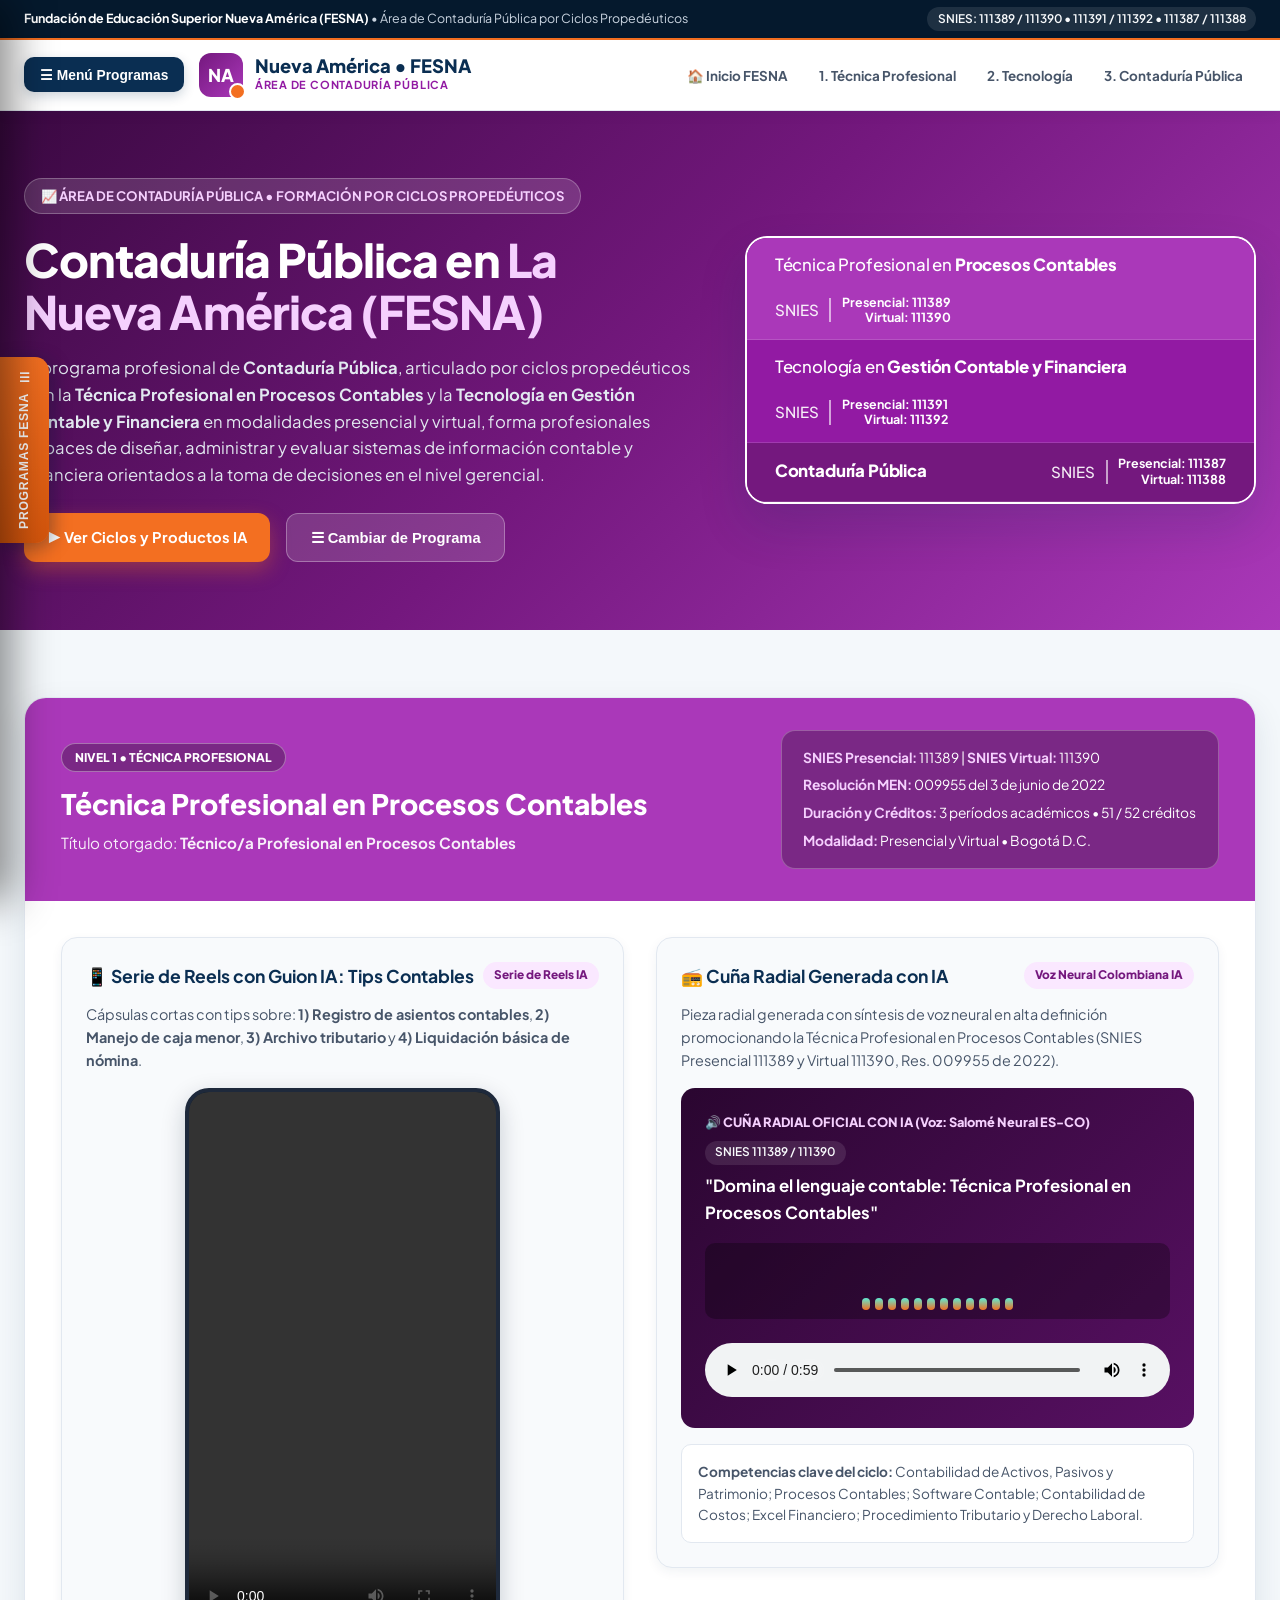
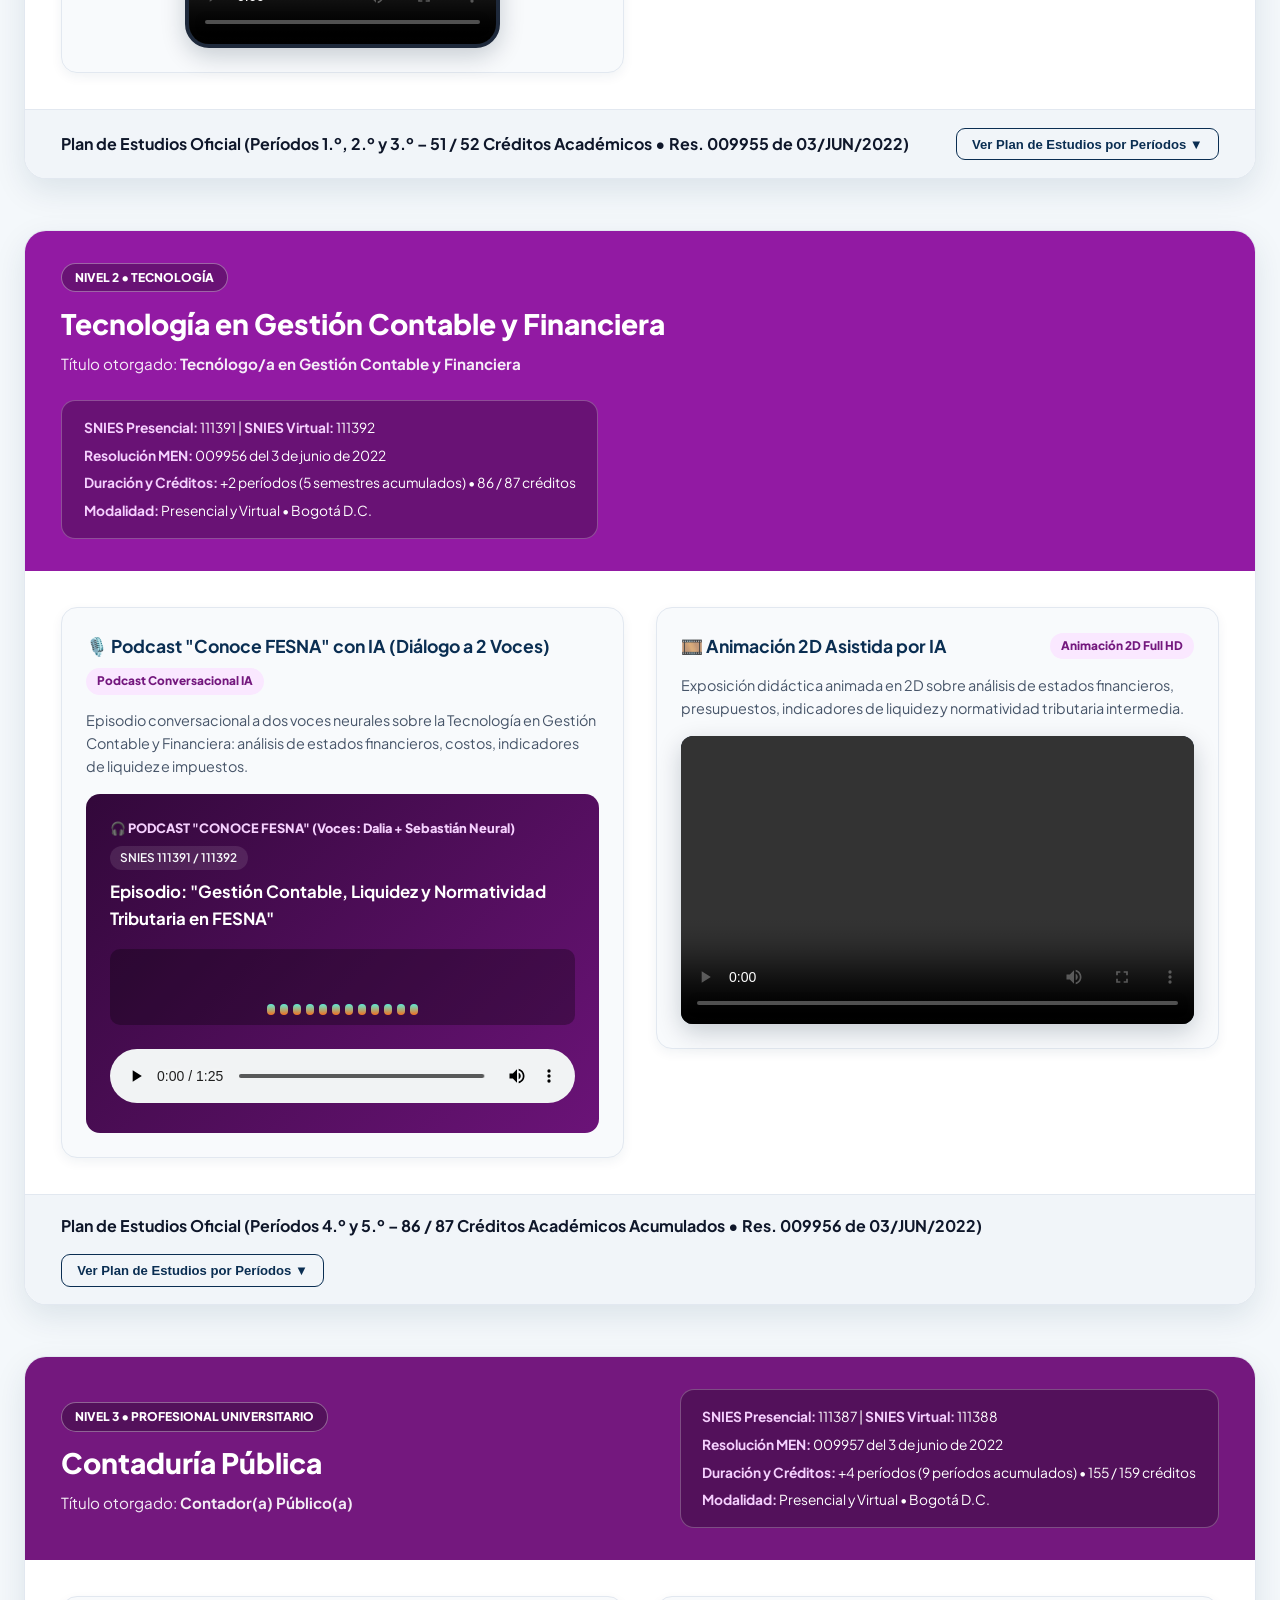
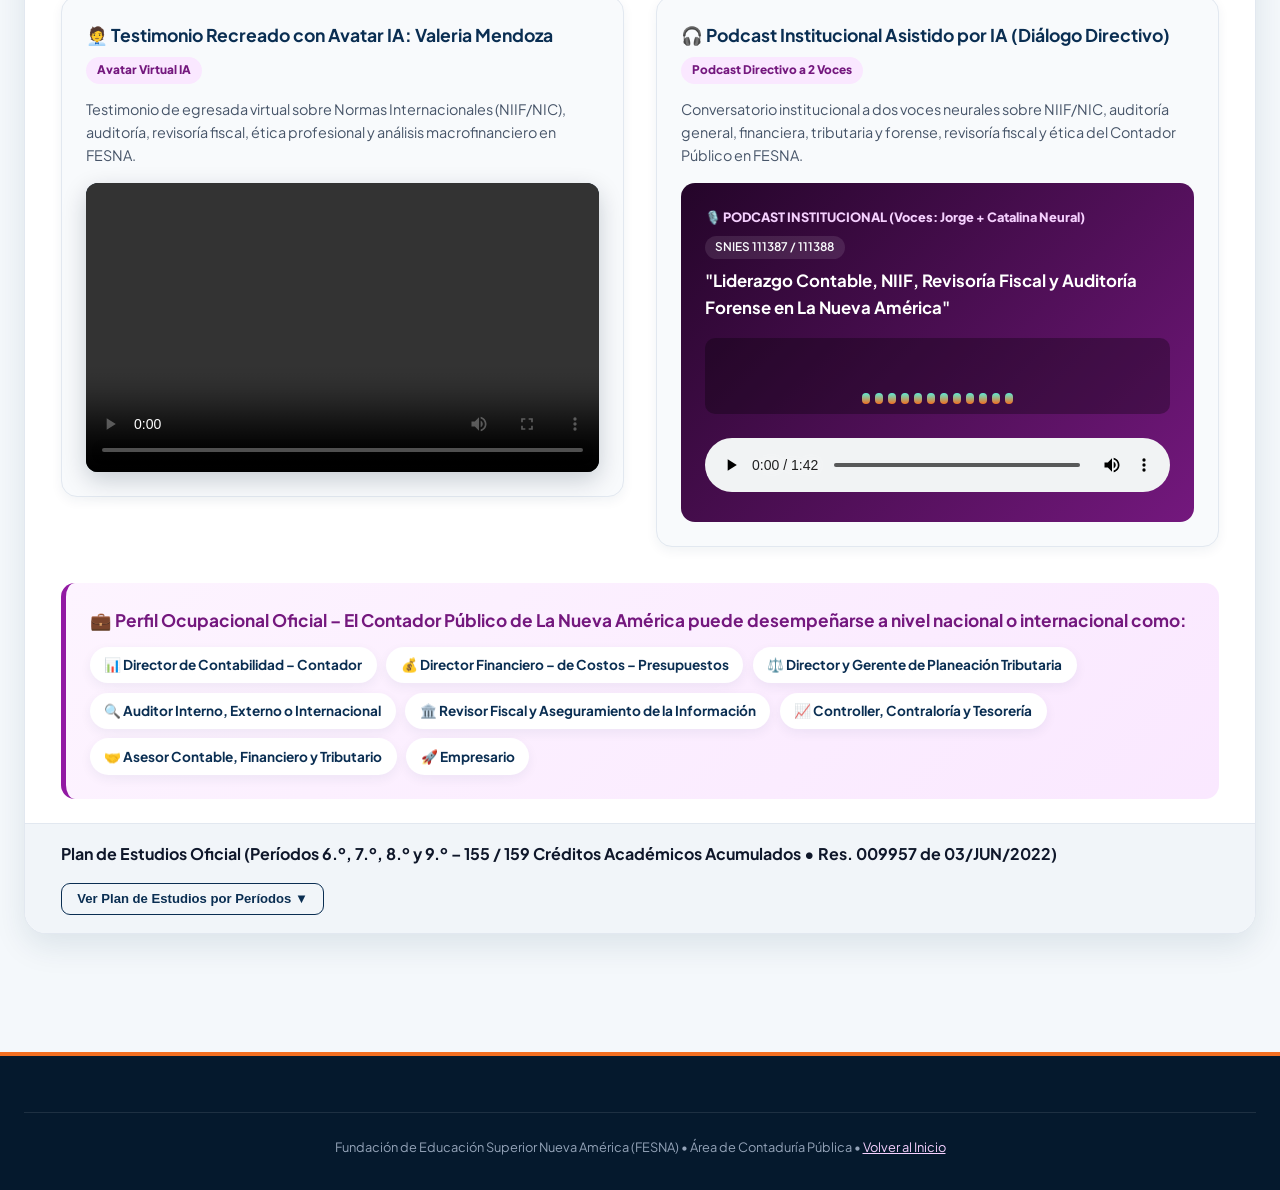
<file: contaduria.html>
<!DOCTYPE html>
<html lang="es">
<head>
  <meta charset="UTF-8" />
  <meta name="viewport" content="width=device-width, initial-scale=1.0" />
  <title>Contaduría Pública por Ciclos | Nueva América – FESNA</title>
  <meta name="description" content="Campaña publicitaria FESNA – Área de Contaduría Pública por ciclos propedéuticos (SNIES 111389/111390, 111391/111392, 111387/111388)." />
  <link rel="preconnect" href="https://fonts.googleapis.com" />
  <link rel="preconnect" href="https://fonts.gstatic.com" crossorigin />
  <link href="https://fonts.googleapis.com/css2?family=Plus+Jakarta+Sans:wght@400;500;600;700;800&display=swap" rel="stylesheet" />
  <link rel="stylesheet" href="styles.css" />
</head>
<body>

  <!-- Overlay y Menú Lateral Desplegable a la Izquierda -->
  <div id="sidebar-overlay" class="sidebar-overlay"></div>
  <aside id="left-sidebar" class="left-sidebar" aria-label="Menú Lateral de Programas FESNA">
    <div class="sidebar-header">
      <div style="display:flex; align-items:center; gap:0.65rem;">
        <div class="brand-icon" style="width:38px; height:38px; font-size:0.95rem;">NA</div>
        <div>
          <strong style="display:block; font-size:0.98rem; color:#ffffff;">Nueva América</strong>
          <span style="font-size:0.7rem; color:#5eead4;">Menú de Programas por Ciclos</span>
        </div>
      </div>
      <button id="close-sidebar-btn" class="sidebar-close-btn" title="Cerrar menú">✕</button>
    </div>

    <div class="sidebar-body">
      <span class="sidebar-section-label">Navegación Principal</span>
      <a href="index.html" class="sidebar-nav-item home-item">
        <div class="nav-item-title">
          <span>🏠 Inicio • La FESNA</span>
          <span>➔</span>
        </div>
        <div class="nav-item-sub">Presentación Personal e Información Institucional</div>
      </a>

      <span class="sidebar-section-label">Programas Profesionales por Ciclos</span>

      <a href="administracion.html" class="sidebar-nav-item adm-item">
        <div class="nav-item-title">
          <span>📊 Administración de Empresas</span>
          <span>➔</span>
        </div>
        <div class="nav-item-sub">
          • T.P. en Procesos Administrativos (111383 / 111384)<br>
          • Tecnología en Gestión Administrativa (111385 / 111386)<br>
          • Administración de Empresas (111357 / 111750)
        </div>
      </a>

      <a href="contaduria.html" class="sidebar-nav-item cont-item active">
        <div class="nav-item-title">
          <span>📈 Contaduría Pública</span>
          <span>➔</span>
        </div>
        <div class="nav-item-sub">
          • T.P. en Procesos Contables (111389 / 111390)<br>
          • Tecnología en Gestión Contable y Financiera (111391 / 111392)<br>
          • Contaduría Pública (111387 / 111388)
        </div>
      </a>

      <a href="sistemas.html" class="sidebar-nav-item sis-item">
        <div class="nav-item-title">
          <span>💻 Ingeniería de Sistemas</span>
          <span>➔</span>
        </div>
        <div class="nav-item-sub">
          • T.P. en Programación de Software (111395 / 111396)<br>
          • Tecnología en Gestión de Software y Sistemas (111397 / 111398)<br>
          • Ingeniería de Sistemas (111393 / 111394)
        </div>
      </a>

      <a href="marketing.html" class="sidebar-nav-item mkt-item">
        <div class="nav-item-title">
          <span>📣 Marketing y Publicidad</span>
          <span>➔</span>
        </div>
        <div class="nav-item-sub">
          • T.P. en Comercialización y Com. Publicitaria (119246 / 119247)<br>
          • Tecnología en Gestión Comercial y Publicidad (119245 / 119244)<br>
          • Marketing y Publicidad (119242 / 119243)
        </div>
      </a>
    </div>

    <div class="sidebar-footer">
      Fundación de Educación Superior Nueva América (FESNA)<br>Código SNIES 4719 • Vigilada MinEducación
    </div>
  </aside>

  <!-- Pestaña Flotante Izquierda -->
  <button class="floating-left-menu-btn open-sidebar-btn" title="Abrir Menú de Programas">
    <span>☰</span>
    <span class="vertical-text">PROGRAMAS FESNA</span>
  </button>

  <!-- Barra Superior Institucional -->
  <div class="top-bar">
    <div class="top-bar-inner">
      <div>
        <strong>Fundación de Educación Superior Nueva América (FESNA)</strong> • Área de Contaduría Pública por Ciclos Propedéuticos
      </div>
      <div class="top-contact-pills">
        <span class="top-pill">SNIES: 111389 / 111390 • 111391 / 111392 • 111387 / 111388</span>
      </div>
    </div>
  </div>

  <!-- Navbar -->
  <header class="navbar">
    <div class="nav-container">
      <div class="nav-left-group">
        <button class="menu-drawer-trigger open-sidebar-btn">
          ☰ Menú Programas
        </button>
        <a href="index.html" class="brand-logo">
          <div class="brand-icon" style="background: linear-gradient(135deg, var(--cont-3), var(--cont-1));">NA</div>
          <div>
            <span class="brand-title">Nueva América • FESNA</span>
            <span class="brand-subtitle" style="color: var(--cont-2);">Área de Contaduría Pública</span>
          </div>
        </a>
      </div>
      <nav>
        <ul class="nav-links">
          <li><a href="index.html">🏠 Inicio FESNA</a></li>
          <li><a href="#nivel-tecnica">1. Técnica Profesional</a></li>
          <li><a href="#nivel-tecnologia">2. Tecnología</a></li>
          <li><a href="#nivel-profesional">3. Contaduría Pública</a></li>
        </ul>
      </nav>
    </div>
  </header>

  <!-- Hero del Área de Contaduría Pública (Colores Morado / Púrpura Oficiales) -->
  <section class="hero theme-cont">
    <div class="hero-container">
      <div>
        <div class="hero-tag" style="color:#f5d0fe;">
          <span>📈 ÁREA DE CONTADURÍA PÚBLICA • FORMACIÓN POR CICLOS PROPEDÉUTICOS</span>
        </div>
        <h1>
          Contaduría Pública en <span style="color:#f5d0fe;">La Nueva América (FESNA)</span>
        </h1>
        <p class="hero-lead">
          El programa profesional de <strong>Contaduría Pública</strong>, articulado por ciclos propedéuticos con la <strong>Técnica Profesional en Procesos Contables</strong> y la <strong>Tecnología en Gestión Contable y Financiera</strong> en modalidades presencial y virtual, forma profesionales capaces de diseñar, administrar y evaluar sistemas de información contable y financiera orientados a la toma de decisiones en el nivel gerencial.
        </p>
        <div class="hero-actions">
          <a href="#nivel-tecnica" class="btn btn-primary">▶ Ver Ciclos y Productos IA</a>
          <button class="btn btn-secondary open-sidebar-btn">☰ Cambiar de Programa</button>
        </div>
      </div>

      <!-- Franjas Oficiales del Área de Contaduría Pública -->
      <div class="programs-ribbon-container" style="margin-bottom:0;">
        <div class="ribbon-family-group">
          <a href="#nivel-tecnica" class="ribbon-row bg-cont-1">
            <span class="ribbon-program-name">Técnica Profesional en <strong>Procesos Contables</strong></span>
            <div class="ribbon-snies-box">
              <span class="ribbon-snies-label">SNIES</span>
              <div class="ribbon-snies-codes">
                <span>Presencial: 111389</span>
                <span>Virtual: 111390</span>
              </div>
            </div>
          </a>
          <a href="#nivel-tecnologia" class="ribbon-row bg-cont-2">
            <span class="ribbon-program-name">Tecnología en <strong>Gestión Contable y Financiera</strong></span>
            <div class="ribbon-snies-box">
              <span class="ribbon-snies-label">SNIES</span>
              <div class="ribbon-snies-codes">
                <span>Presencial: 111391</span>
                <span>Virtual: 111392</span>
              </div>
            </div>
          </a>
          <a href="#nivel-profesional" class="ribbon-row bg-cont-3">
            <span class="ribbon-program-name"><strong>Contaduría Pública</strong></span>
            <div class="ribbon-snies-box">
              <span class="ribbon-snies-label">SNIES</span>
              <div class="ribbon-snies-codes">
                <span>Presencial: 111387</span>
                <span>Virtual: 111388</span>
              </div>
            </div>
          </a>
        </div>
      </div>
    </div>
  </section>

  <!-- Contenido de los 3 Niveles de Contaduría Pública -->
  <section class="section">

    <!-- ================================================================= -->
    <!-- NIVEL 1: TÉCNICA PROFESIONAL EN PROCESOS CONTABLES                -->
    <!-- ================================================================= -->
    <article id="nivel-tecnica" class="program-campaign-card">
      <div class="program-banner bg-cont-1">
        <div class="program-banner-info">
          <span class="step-tag">Nivel 1 • Técnica Profesional</span>
          <h3>Técnica Profesional en Procesos Contables</h3>
          <p>Título otorgado: <strong>Técnico/a Profesional en Procesos Contables</strong></p>
        </div>
        <div class="program-official-meta">
          <div><strong style="color:#f5d0fe;">SNIES Presencial:</strong> 111389 | <strong style="color:#f5d0fe;">SNIES Virtual:</strong> 111390</div>
          <div><strong style="color:#f5d0fe;">Resolución MEN:</strong> 009955 del 3 de junio de 2022</div>
          <div><strong style="color:#f5d0fe;">Duración y Créditos:</strong> 3 períodos académicos • 51 / 52 créditos</div>
          <div><strong style="color:#f5d0fe;">Modalidad:</strong> Presencial y Virtual • Bogotá D.C.</div>
        </div>
      </div>

      <div class="program-media-grid">
        <!-- Pieza 1.1: Serie de Reels con Guion IA (Archivo real de David) -->
        <div class="media-card">
          <div class="media-card-header">
            <h4>📱 Serie de Reels con Guion IA: Tips Contables</h4>
            <span class="media-badge" style="background:#fae8ff; color:var(--cont-3);">Serie de Reels IA</span>
          </div>
          <p class="media-description">
            Cápsulas cortas con tips sobre: <strong>1) Registro de asientos contables</strong>, <strong>2) Manejo de caja menor</strong>, <strong>3) Archivo tributario</strong> y <strong>4) Liquidación básica de nómina</strong>.
          </p>
          <div class="video-frame vertical-reel">
            <video controls preload="metadata" src="assets/reel-tppc-contaduria.mp4">
              Tu navegador no soporta la reproducción de video HTML5.
            </video>
          </div>
        </div>

        <!-- Pieza 1.2: Cuña Radial Generada con IA -->
        <div class="media-card">
          <div class="media-card-header">
            <h4>📻 Cuña Radial Generada con IA</h4>
            <span class="media-badge" style="background:#fae8ff; color:var(--cont-3);">Voz Neural Colombiana IA</span>
          </div>
          <p class="media-description">
            Pieza radial generada con síntesis de voz neural en alta definición promocionando la Técnica Profesional en Procesos Contables (SNIES Presencial 111389 y Virtual 111390, Res. 009955 de 2022).
          </p>
          <div class="radio-spot-box" style="background: linear-gradient(135deg, #2a0630 0%, #581063 100%);">
            <div style="display:flex; justify-content:space-between; align-items:center; flex-wrap:wrap; gap:0.5rem;">
              <span style="color:#f5d0fe; font-weight:800; font-size:0.8rem;">🔊 CUÑA RADIAL OFICIAL CON IA (Voz: Salomé Neural ES-CO)</span>
              <span class="top-pill">SNIES 111389 / 111390</span>
            </div>
            <h5 style="color:#ffffff; font-size:1.05rem; margin-top:0.55rem;">
              "Domina el lenguaje contable: Técnica Profesional en Procesos Contables"
            </h5>
            <div id="cuna-tppc-visualizer" class="audio-bars">
              <div class="bar" style="animation-delay: 0.05s"></div>
              <div class="bar" style="animation-delay: 0.18s"></div>
              <div class="bar" style="animation-delay: 0.10s"></div>
              <div class="bar" style="animation-delay: 0.26s"></div>
              <div class="bar" style="animation-delay: 0.14s"></div>
              <div class="bar" style="animation-delay: 0.32s"></div>
              <div class="bar" style="animation-delay: 0.08s"></div>
              <div class="bar" style="animation-delay: 0.22s"></div>
              <div class="bar" style="animation-delay: 0.36s"></div>
              <div class="bar" style="animation-delay: 0.12s"></div>
              <div class="bar" style="animation-delay: 0.28s"></div>
              <div class="bar" style="animation-delay: 0.20s"></div>
            </div>
            <audio id="cuna-tppc-audio" controls src="assets/cuna-radial-tppc.mp3" style="width:100%; margin-top:0.5rem;"></audio>
          </div>
          <div style="margin-top:1rem; padding:1rem; background:#ffffff; border-radius:10px; border:1px solid var(--border-color); font-size:0.85rem; color:var(--text-secondary);">
            <strong>Competencias clave del ciclo:</strong> Contabilidad de Activos, Pasivos y Patrimonio; Procesos Contables; Software Contable; Contabilidad de Costos; Excel Financiero; Procedimiento Tributario y Derecho Laboral.
          </div>
        </div>
      </div>

      <!-- Plan de Estudios Períodos 1 al 3 -->
      <div class="curriculum-bar">
        <div>
          <strong>Plan de Estudios Oficial (Períodos 1.º, 2.º y 3.º – 51 / 52 Créditos Académicos • Res. 009955 de 03/JUN/2022)</strong>
        </div>
        <button class="btn btn-outline btn-sm toggle-curriculum-btn" data-target="plan-tppc">
          Ver Plan de Estudios por Períodos ▼
        </button>
      </div>
      <div id="plan-tppc" class="curriculum-panel">
        <div class="periods-grid">
          <div class="period-card">
            <h5 style="border-bottom-color:var(--cont-1);">Primer Período</h5>
            <ul>
              <li>Contabilidad de Activos, Ingresos y Gastos</li>
              <li>Procesos Contables</li>
              <li>Constitución Política de Colombia</li>
              <li>Cátedra Nueva América 1</li>
              <li>Proyecto de Vida</li>
              <li>Fundamentos de Matemáticas</li>
              <li>Habilidades Comunicativas</li>
              <li>Manejo de Herramientas Ofimáticas</li>
            </ul>
          </div>
          <div class="period-card">
            <h5 style="border-bottom-color:var(--cont-1);">Segundo Período</h5>
            <ul>
              <li>Contabilidad de Pasivos y Patrimonio</li>
              <li>Matemática Financiera</li>
              <li>Tecnologías Aplicadas (Software Contable)</li>
              <li>Contabilidad de Costos</li>
              <li>Derecho Laboral</li>
              <li>Electiva Complementaria 1</li>
              <li>Estadística Descriptiva</li>
              <li>Investigación 1</li>
            </ul>
          </div>
          <div class="period-card">
            <h5 style="border-bottom-color:var(--cont-1);">Tercer Período</h5>
            <ul>
              <li>Fundamentación de Estados Financieros</li>
              <li>Excel Financiero</li>
              <li>Procedimiento Tributario</li>
              <li>Opción de Grado Técnica Profesional</li>
              <li>Práctica Técnica Profesional</li>
              <li>Electiva Profundización 1</li>
              <li>Curso Propedéutico: Teoría Contable</li>
            </ul>
          </div>
        </div>
      </div>
    </article>

    <!-- ================================================================= -->
    <!-- NIVEL 2: TECNOLOGÍA EN GESTIÓN CONTABLE Y FINANCIERA              -->
    <!-- ================================================================= -->
    <article id="nivel-tecnologia" class="program-campaign-card">
      <div class="program-banner bg-cont-2">
        <div class="program-banner-info">
          <span class="step-tag">Nivel 2 • Tecnología</span>
          <h3>Tecnología en Gestión Contable y Financiera</h3>
          <p>Título otorgado: <strong>Tecnólogo/a en Gestión Contable y Financiera</strong></p>
        </div>
        <div class="program-official-meta">
          <div><strong style="color:#f5d0fe;">SNIES Presencial:</strong> 111391 | <strong style="color:#f5d0fe;">SNIES Virtual:</strong> 111392</div>
          <div><strong style="color:#f5d0fe;">Resolución MEN:</strong> 009956 del 3 de junio de 2022</div>
          <div><strong style="color:#f5d0fe;">Duración y Créditos:</strong> +2 períodos (5 semestres acumulados) • 86 / 87 créditos</div>
          <div><strong style="color:#f5d0fe;">Modalidad:</strong> Presencial y Virtual • Bogotá D.C.</div>
        </div>
      </div>

      <div class="program-media-grid">
        <!-- Pieza 2.1: Podcast "Conoce FESNA" con IA -->
        <div class="media-card">
          <div class="media-card-header">
            <h4>🎙️ Podcast "Conoce FESNA" con IA (Diálogo a 2 Voces)</h4>
            <span class="media-badge" style="background:#fae8ff; color:var(--cont-3);">Podcast Conversacional IA</span>
          </div>
          <p class="media-description">
            Episodio conversacional a dos voces neurales sobre la Tecnología en Gestión Contable y Financiera: análisis de estados financieros, costos, indicadores de liquidez e impuestos.
          </p>
          <div class="radio-spot-box" style="background: linear-gradient(135deg, #32083a 0%, #6b1378 100%);">
            <div style="display:flex; justify-content:space-between; align-items:center; flex-wrap:wrap; gap:0.5rem;">
              <span style="color:#f5d0fe; font-weight:800; font-size:0.8rem;">🎧 PODCAST "CONOCE FESNA" (Voces: Dalia + Sebastián Neural)</span>
              <span class="top-pill">SNIES 111391 / 111392</span>
            </div>
            <h5 style="color:#ffffff; font-size:1.05rem; margin-top:0.55rem;">
              Episodio: "Gestión Contable, Liquidez y Normatividad Tributaria en FESNA"
            </h5>
            <div id="podcast-tgcf-visualizer" class="audio-bars">
              <div class="bar" style="animation-delay: 0.05s"></div>
              <div class="bar" style="animation-delay: 0.18s"></div>
              <div class="bar" style="animation-delay: 0.10s"></div>
              <div class="bar" style="animation-delay: 0.26s"></div>
              <div class="bar" style="animation-delay: 0.14s"></div>
              <div class="bar" style="animation-delay: 0.32s"></div>
              <div class="bar" style="animation-delay: 0.08s"></div>
              <div class="bar" style="animation-delay: 0.22s"></div>
              <div class="bar" style="animation-delay: 0.36s"></div>
              <div class="bar" style="animation-delay: 0.12s"></div>
              <div class="bar" style="animation-delay: 0.28s"></div>
              <div class="bar" style="animation-delay: 0.20s"></div>
            </div>
            <audio id="podcast-tgcf-audio" controls src="assets/podcast-conoce-fesna-tgcf.mp3" style="width:100%; margin-top:0.5rem;"></audio>
          </div>
        </div>

        <!-- Pieza 2.2: Animación 2D Asistida por IA (Archivo real de David) -->
        <div class="media-card">
          <div class="media-card-header">
            <h4>🎞️ Animación 2D Asistida por IA</h4>
            <span class="media-badge" style="background:#fae8ff; color:var(--cont-3);">Animación 2D Full HD</span>
          </div>
          <p class="media-description">
            Exposición didáctica animada en 2D sobre análisis de estados financieros, presupuestos, indicadores de liquidez y normatividad tributaria intermedia.
          </p>
          <div class="video-frame">
            <video controls preload="metadata" src="assets/animacion2d-tgcf-contaduria.mp4">
              Tu navegador no soporta la reproducción de video HTML5.
            </video>
          </div>
        </div>
      </div>

      <!-- Plan de Estudios Períodos 4 y 5 -->
      <div class="curriculum-bar">
        <div>
          <strong>Plan de Estudios Oficial (Períodos 4.º y 5.º – 86 / 87 Créditos Académicos Acumulados • Res. 009956 de 03/JUN/2022)</strong>
        </div>
        <button class="btn btn-outline btn-sm toggle-curriculum-btn" data-target="plan-tgcf">
          Ver Plan de Estudios por Períodos ▼
        </button>
      </div>
      <div id="plan-tgcf" class="curriculum-panel">
        <div class="periods-grid">
          <div class="period-card">
            <h5 style="border-bottom-color:var(--cont-2);">Cuarto Período</h5>
            <ul>
              <li>Contabilidad Financiera</li>
              <li>Costos Estándar y por Procesos</li>
              <li>Impuestos Departamentales y Municipales</li>
              <li>Fundamentos de Economía</li>
              <li>Electiva Complementaria 2</li>
              <li>Cátedra Nueva América 2</li>
              <li>Emprendimiento</li>
              <li>Estadística Inferencial</li>
              <li>Matemática 1</li>
            </ul>
          </div>
          <div class="period-card">
            <h5 style="border-bottom-color:var(--cont-2);">Quinto Período</h5>
            <ul>
              <li>Contabilidad y Normas Internacionales</li>
              <li>Indicadores Contables Financieros</li>
              <li>Impuestos Nacionales</li>
              <li>Opción de Grado Tecnología</li>
              <li>Práctica Tecnología</li>
              <li>Electiva Profundización 2</li>
              <li>Curso Propedéutico: Planeación y Administración Financiera</li>
              <li>Investigación 2</li>
            </ul>
          </div>
        </div>
      </div>
    </article>

    <!-- ================================================================= -->
    <!-- NIVEL 3: CONTADURÍA PÚBLICA (PROFESIONAL UNIVERSITARIO)           -->
    <!-- ================================================================= -->
    <article id="nivel-profesional" class="program-campaign-card">
      <div class="program-banner bg-cont-3">
        <div class="program-banner-info">
          <span class="step-tag">Nivel 3 • Profesional Universitario</span>
          <h3>Contaduría Pública</h3>
          <p>Título otorgado: <strong>Contador(a) Público(a)</strong></p>
        </div>
        <div class="program-official-meta">
          <div><strong style="color:#f5d0fe;">SNIES Presencial:</strong> 111387 | <strong style="color:#f5d0fe;">SNIES Virtual:</strong> 111388</div>
          <div><strong style="color:#f5d0fe;">Resolución MEN:</strong> 009957 del 3 de junio de 2022</div>
          <div><strong style="color:#f5d0fe;">Duración y Créditos:</strong> +4 períodos (9 períodos acumulados) • 155 / 159 créditos</div>
          <div><strong style="color:#f5d0fe;">Modalidad:</strong> Presencial y Virtual • Bogotá D.C.</div>
        </div>
      </div>

      <div class="program-media-grid">
        <!-- Pieza 3.1: 1 Testimonio recreado con avatar IA (Archivo real de David) -->
        <div class="media-card">
          <div class="media-card-header">
            <h4>🧑‍💼 Testimonio Recreado con Avatar IA: Valeria Mendoza</h4>
            <span class="media-badge" style="background:#fae8ff; color:var(--cont-3);">Avatar Virtual IA</span>
          </div>
          <p class="media-description">
            Testimonio de egresada virtual sobre Normas Internacionales (NIIF/NIC), auditoría, revisoría fiscal, ética profesional y análisis macrofinanciero en FESNA.
          </p>
          <div class="video-frame">
            <video controls preload="metadata" src="assets/testimonio-avatar-cp.mp4">
              Tu navegador no soporta la reproducción de video HTML5.
            </video>
          </div>
        </div>

        <!-- Pieza 3.2: Podcast Institucional Asistido por IA -->
        <div class="media-card">
          <div class="media-card-header">
            <h4>🎧 Podcast Institucional Asistido por IA (Diálogo Directivo)</h4>
            <span class="media-badge" style="background:#fae8ff; color:var(--cont-3);">Podcast Directivo a 2 Voces</span>
          </div>
          <p class="media-description">
            Conversatorio institucional a dos voces neurales sobre NIIF/NIC, auditoría general, financiera, tributaria y forense, revisoría fiscal y ética del Contador Público en FESNA.
          </p>
          <div class="radio-spot-box" style="background: linear-gradient(135deg, #240529 0%, #74187e 100%);">
            <div style="display:flex; justify-content:space-between; align-items:center; flex-wrap:wrap; gap:0.5rem;">
              <span style="color:#f5d0fe; font-weight:800; font-size:0.8rem;">🎙️ PODCAST INSTITUCIONAL (Voces: Jorge + Catalina Neural)</span>
              <span class="top-pill">SNIES 111387 / 111388</span>
            </div>
            <h5 style="color:#ffffff; font-size:1.05rem; margin-top:0.55rem;">
              "Liderazgo Contable, NIIF, Revisoría Fiscal y Auditoría Forense en La Nueva América"
            </h5>
            <div id="podcast-cp-visualizer" class="audio-bars">
              <div class="bar" style="animation-delay: 0.05s"></div>
              <div class="bar" style="animation-delay: 0.18s"></div>
              <div class="bar" style="animation-delay: 0.10s"></div>
              <div class="bar" style="animation-delay: 0.26s"></div>
              <div class="bar" style="animation-delay: 0.14s"></div>
              <div class="bar" style="animation-delay: 0.32s"></div>
              <div class="bar" style="animation-delay: 0.08s"></div>
              <div class="bar" style="animation-delay: 0.22s"></div>
              <div class="bar" style="animation-delay: 0.36s"></div>
              <div class="bar" style="animation-delay: 0.12s"></div>
              <div class="bar" style="animation-delay: 0.28s"></div>
              <div class="bar" style="animation-delay: 0.20s"></div>
            </div>
            <audio id="podcast-cp-audio" controls src="assets/podcast-institucional-cp.mp3" style="width:100%; margin-top:0.5rem;"></audio>
          </div>
        </div>
      </div>

      <!-- Perfil Ocupacional Oficial (Extraído de CONTADURIA-PUBLICA-3.pdf y Contaduría – Fesna.pdf) -->
      <div class="occupational-bar" style="background: linear-gradient(135deg, #fdf4ff 0%, #fae8ff 100%); border-left-color: var(--cont-2);">
        <h4 style="color:var(--cont-3); font-size:1.08rem;">
          💼 Perfil Ocupacional Oficial – El Contador Público de La Nueva América puede desempeñarse a nivel nacional o internacional como:
        </h4>
        <div class="occupational-pills">
          <span class="occ-pill">📊 Director de Contabilidad – Contador</span>
          <span class="occ-pill">💰 Director Financiero – de Costos – Presupuestos</span>
          <span class="occ-pill">⚖️ Director y Gerente de Planeación Tributaria</span>
          <span class="occ-pill">🔍 Auditor Interno, Externo o Internacional</span>
          <span class="occ-pill">🏛️ Revisor Fiscal y Aseguramiento de la Información</span>
          <span class="occ-pill">📈 Controller, Contraloría y Tesorería</span>
          <span class="occ-pill">🤝 Asesor Contable, Financiero y Tributario</span>
          <span class="occ-pill">🚀 Empresario</span>
        </div>
      </div>

      <!-- Plan de Estudios Períodos 6 al 9 -->
      <div class="curriculum-bar">
        <div>
          <strong>Plan de Estudios Oficial (Períodos 6.º, 7.º, 8.º y 9.º – 155 / 159 Créditos Académicos Acumulados • Res. 009957 de 03/JUN/2022)</strong>
        </div>
        <button class="btn btn-outline btn-sm toggle-curriculum-btn" data-target="plan-cp">
          Ver Plan de Estudios por Períodos ▼
        </button>
      </div>
      <div id="plan-cp" class="curriculum-panel">
        <div class="periods-grid">
          <div class="period-card">
            <h5 style="border-bottom-color:var(--cont-3);">Sexto Período</h5>
            <ul>
              <li>Análisis Financiero</li>
              <li>Presupuestos</li>
              <li>Auditoría General</li>
              <li>Drivers y Métodos de Costeo</li>
              <li>Planeación Tributaria</li>
              <li>Microeconomía</li>
              <li>Cátedra Nueva América 3</li>
              <li>Plan de Negocio</li>
            </ul>
          </div>
          <div class="period-card">
            <h5 style="border-bottom-color:var(--cont-3);">Séptimo Período</h5>
            <ul>
              <li>Contabilidad Gubernamental</li>
              <li>Herramientas Financieras en Evaluación de Proyectos</li>
              <li>Auditoría Financiera</li>
              <li>Legislación Comercial</li>
              <li>Finanzas Públicas</li>
              <li>Macroeconomía</li>
              <li>Electiva Complementaria 3</li>
              <li>Plan de Negocio Aplicado</li>
            </ul>
          </div>
          <div class="period-card">
            <h5 style="border-bottom-color:var(--cont-3);">Octavo Período</h5>
            <ul>
              <li>Contabilidades Especiales</li>
              <li>Estados Financieros Consolidados</li>
              <li>Auditoría Tributaria</li>
              <li>Revisoría Fiscal</li>
              <li>Opción de Grado Profesional</li>
              <li>Práctica Profesional</li>
              <li>Investigación 3</li>
            </ul>
          </div>
          <div class="period-card">
            <h5 style="border-bottom-color:var(--cont-3);">Noveno Período</h5>
            <ul>
              <li>Contabilidad de Dirección Estratégica</li>
              <li>Gerencia Financiera</li>
              <li>Auditoría Forense</li>
              <li>Ética del Contador</li>
              <li>Seminario de Impuestos</li>
              <li>Mercado de Capitales</li>
              <li>Trabajo de Grado</li>
              <li>Electiva Profundización 3</li>
            </ul>
          </div>
        </div>
      </div>
    </article>
  </section>

  <footer class="footer">
    <div class="footer-bottom">
      Fundación de Educación Superior Nueva América (FESNA) • Área de Contaduría Pública • <a href="index.html" style="color:#f5d0fe;">Volver al Inicio</a>
    </div>
  </footer>

  <script src="app.js"></script>
</body>
</html>
</file>
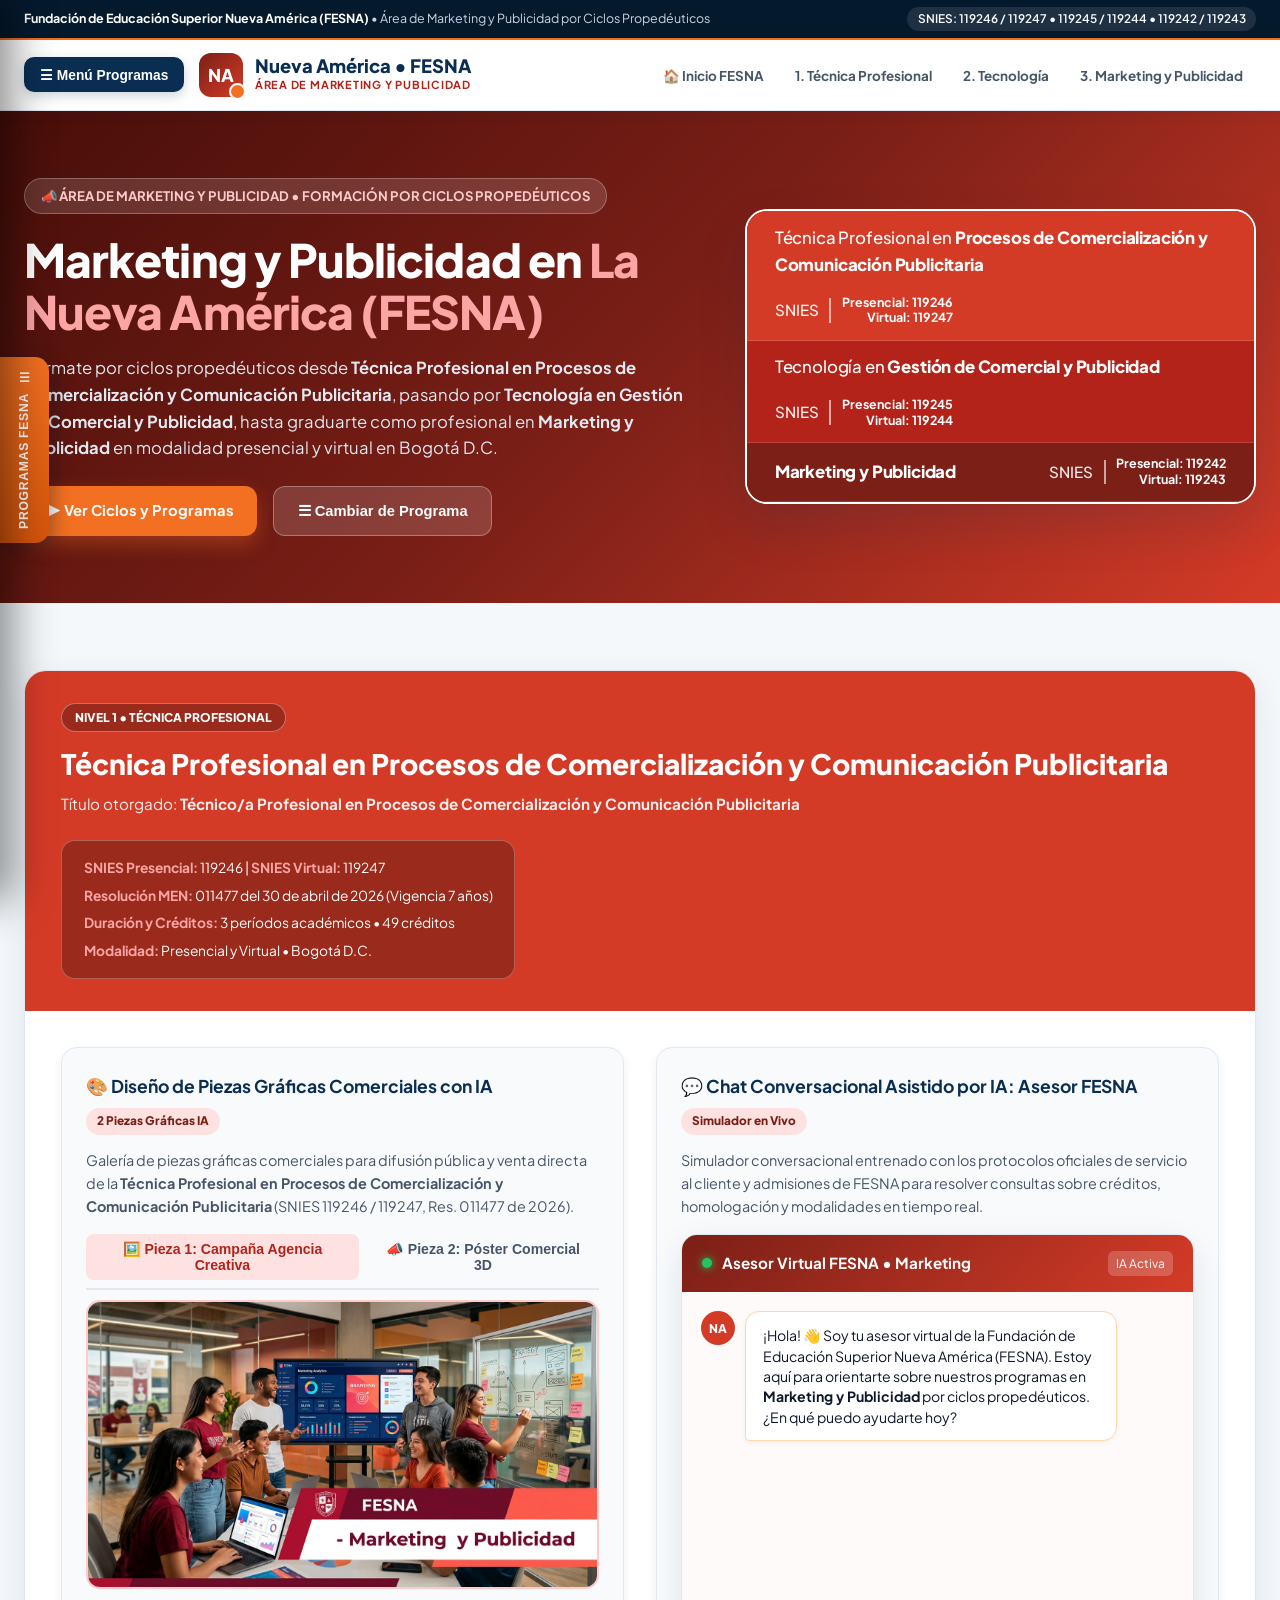
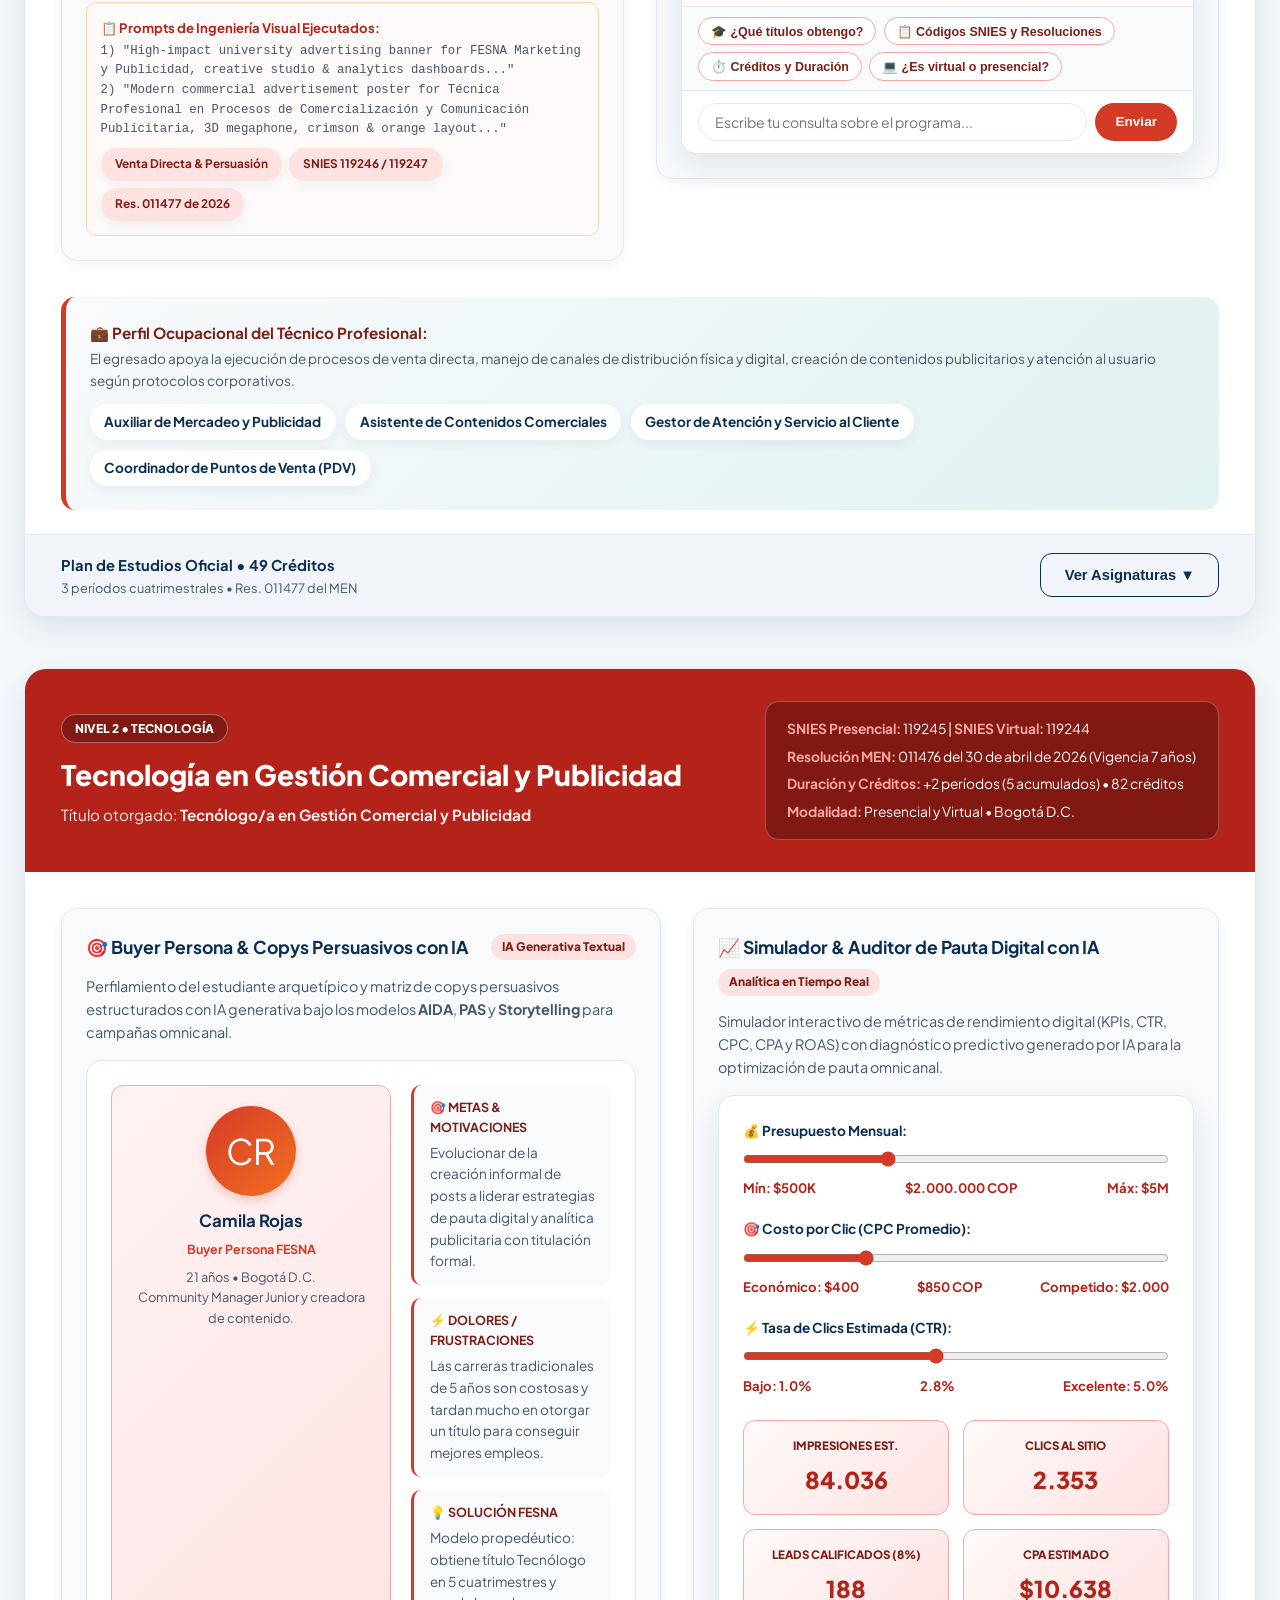
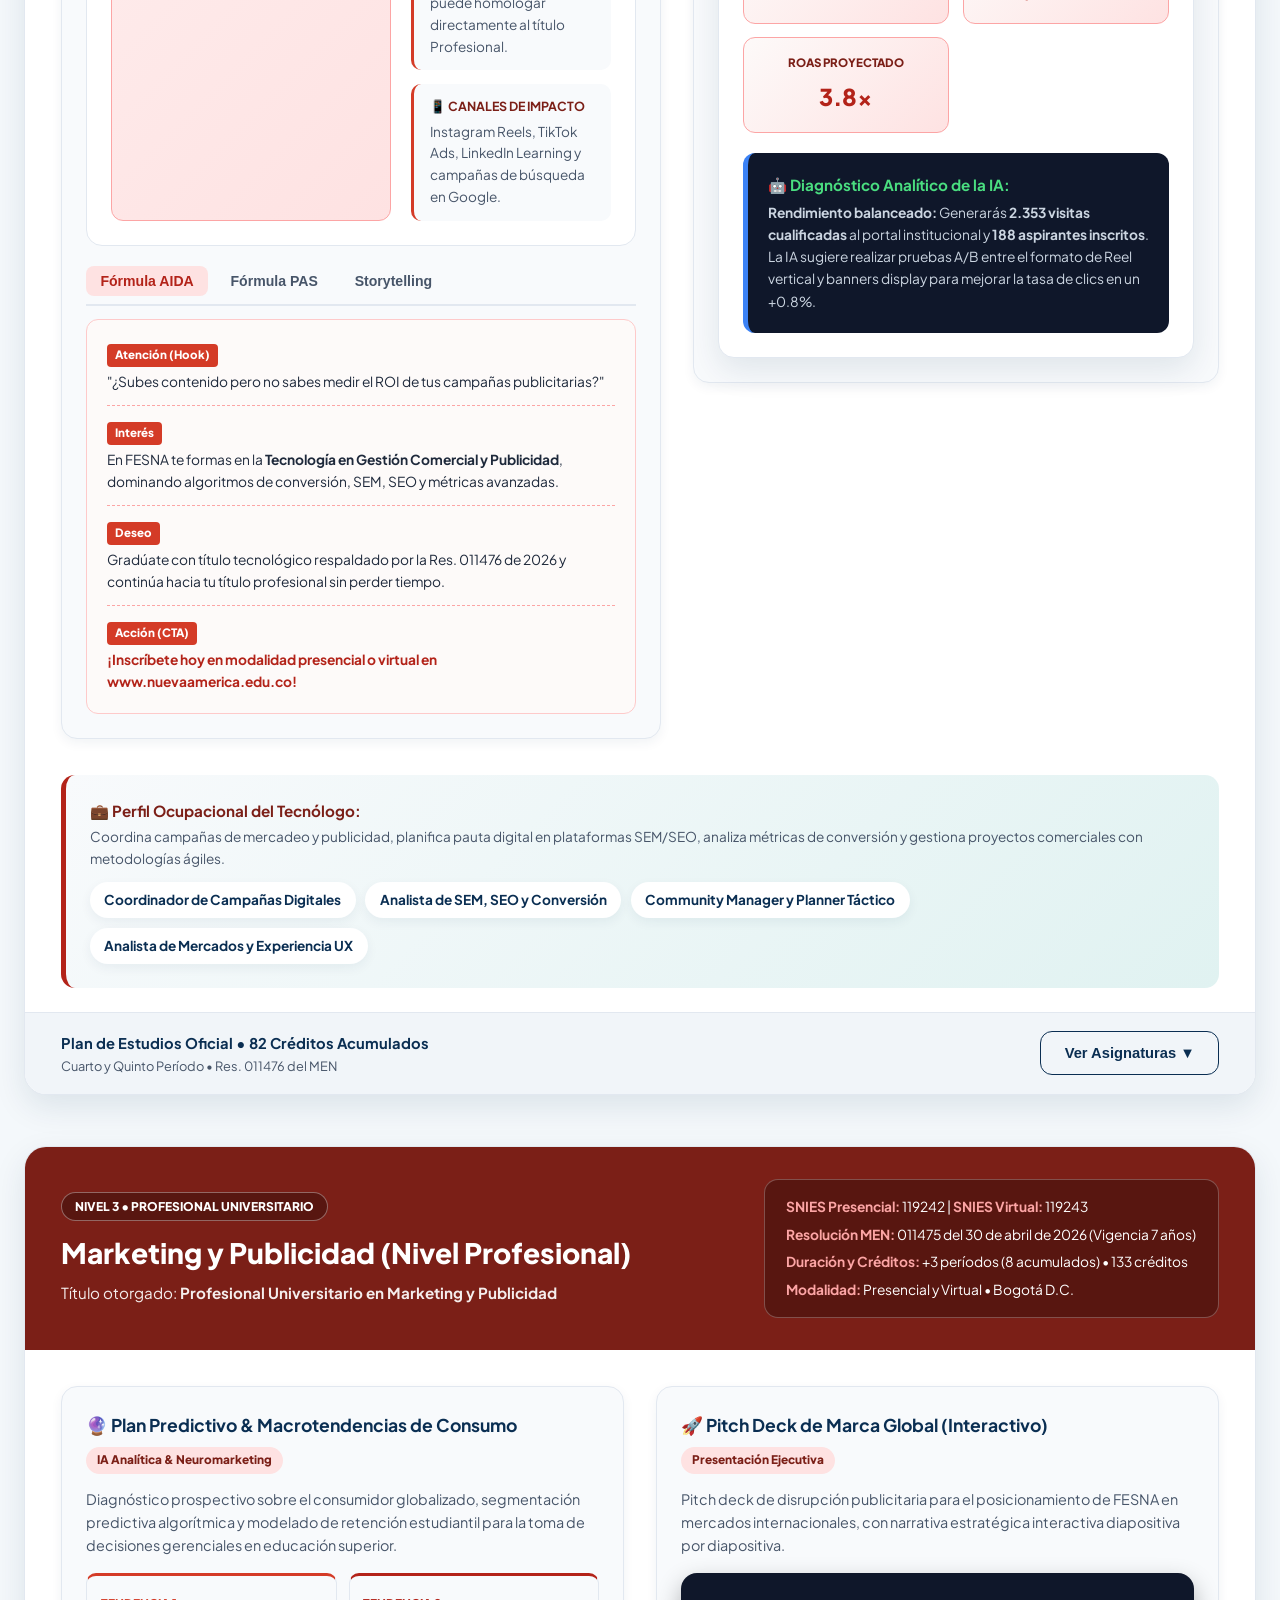
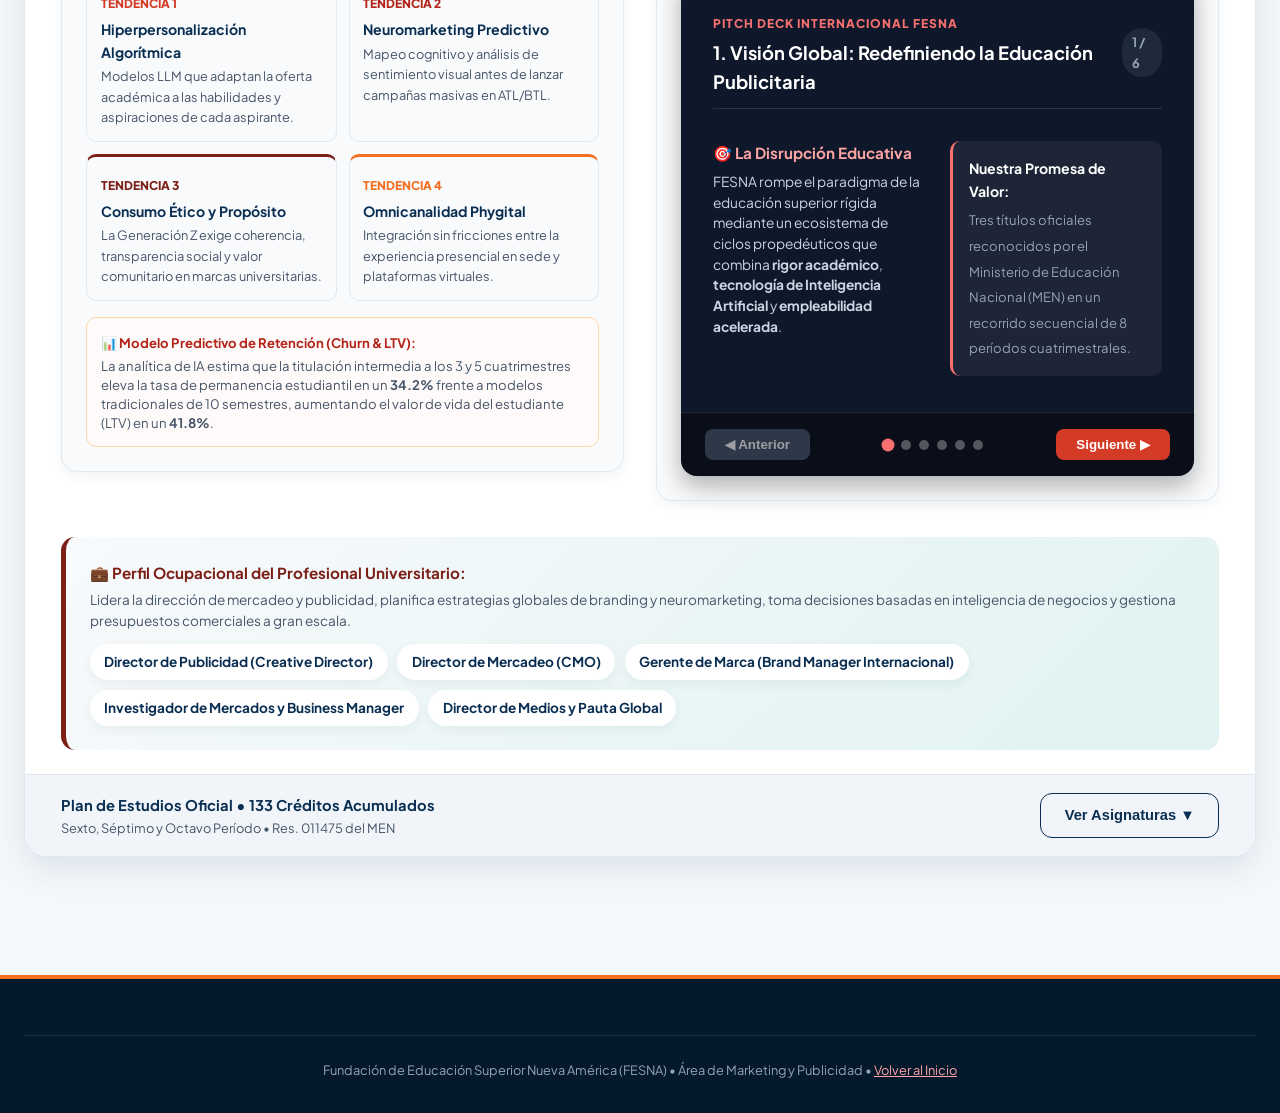
<file: marketing.html>
<!DOCTYPE html>
<html lang="es">
<head>
  <meta charset="UTF-8" />
  <meta name="viewport" content="width=device-width, initial-scale=1.0" />
  <title>Marketing y Publicidad por Ciclos | Nueva América – FESNA</title>
  <meta name="description" content="Campaña publicitaria FESNA – Área de Marketing y Publicidad por ciclos propedéuticos (SNIES 119246/119247, 119245/119244, 119242/119243)." />
  <link rel="preconnect" href="https://fonts.googleapis.com" />
  <link rel="preconnect" href="https://fonts.gstatic.com" crossorigin />
  <link href="https://fonts.googleapis.com/css2?family=Plus+Jakarta+Sans:wght@400;500;600;700;800&display=swap" rel="stylesheet" />
  <link rel="stylesheet" href="styles.css" />
</head>
<body>

  <!-- Overlay y Menú Lateral Desplegable a la Izquierda -->
  <div id="sidebar-overlay" class="sidebar-overlay"></div>
  <aside id="left-sidebar" class="left-sidebar" aria-label="Menú Lateral de Programas FESNA">
    <div class="sidebar-header">
      <div style="display:flex; align-items:center; gap:0.65rem;">
        <div class="brand-icon" style="width:38px; height:38px; font-size:0.95rem;">NA</div>
        <div>
          <strong style="display:block; font-size:0.98rem; color:#ffffff;">Nueva América</strong>
          <span style="font-size:0.7rem; color:#5eead4;">Menú de Programas por Ciclos</span>
        </div>
      </div>
      <button id="close-sidebar-btn" class="sidebar-close-btn" title="Cerrar menú">✕</button>
    </div>

    <div class="sidebar-body">
      <span class="sidebar-section-label">Navegación Principal</span>
      <a href="index.html" class="sidebar-nav-item home-item">
        <div class="nav-item-title">
          <span>🏠 Inicio • La FESNA</span>
          <span>➔</span>
        </div>
        <div class="nav-item-sub">Presentación Personal e Información Institucional</div>
      </a>

      <span class="sidebar-section-label">Programas Profesionales por Ciclos</span>

      <a href="administracion.html" class="sidebar-nav-item adm-item">
        <div class="nav-item-title">
          <span>📊 Administración de Empresas</span>
          <span>➔</span>
        </div>
        <div class="nav-item-sub">
          • T.P. en Procesos Administrativos (111383 / 111384)<br>
          • Tecnología en Gestión Administrativa (111385 / 111386)<br>
          • Administración de Empresas (111357 / 111750)
        </div>
      </a>

      <a href="contaduria.html" class="sidebar-nav-item cont-item">
        <div class="nav-item-title">
          <span>📈 Contaduría Pública</span>
          <span>➔</span>
        </div>
        <div class="nav-item-sub">
          • T.P. en Procesos Contables (111389 / 111390)<br>
          • Tecnología en Gestión Contable y Financiera (111391 / 111392)<br>
          • Contaduría Pública (111387 / 111388)
        </div>
      </a>

      <a href="sistemas.html" class="sidebar-nav-item sis-item">
        <div class="nav-item-title">
          <span>💻 Ingeniería de Sistemas</span>
          <span>➔</span>
        </div>
        <div class="nav-item-sub">
          • T.P. en Programación de Software (111395 / 111396)<br>
          • Tecnología en Gestión de Software y Sistemas (111397 / 111398)<br>
          • Ingeniería de Sistemas (111393 / 111394)
        </div>
      </a>

      <a href="marketing.html" class="sidebar-nav-item mkt-item active">
        <div class="nav-item-title">
          <span>📣 Marketing y Publicidad</span>
          <span>➔</span>
        </div>
        <div class="nav-item-sub">
          • T.P. en Comercialización y Com. Publicitaria (119246 / 119247)<br>
          • Tecnología en Gestión Comercial y Publicidad (119245 / 119244)<br>
          • Marketing y Publicidad (119242 / 119243)
        </div>
      </a>
    </div>

    <div class="sidebar-footer">
      Fundación de Educación Superior Nueva América (FESNA)<br>Código SNIES 4719 • Vigilada MinEducación
    </div>
  </aside>

  <!-- Pestaña Flotante Izquierda -->
  <button class="floating-left-menu-btn open-sidebar-btn" title="Abrir Menú de Programas">
    <span>☰</span>
    <span class="vertical-text">PROGRAMAS FESNA</span>
  </button>

  <!-- Barra Superior Institucional -->
  <div class="top-bar">
    <div class="top-bar-inner">
      <div>
        <strong>Fundación de Educación Superior Nueva América (FESNA)</strong> • Área de Marketing y Publicidad por Ciclos Propedéuticos
      </div>
      <div class="top-contact-pills">
        <span class="top-pill">SNIES: 119246 / 119247 • 119245 / 119244 • 119242 / 119243</span>
      </div>
    </div>
  </div>

  <!-- Navbar -->
  <header class="navbar">
    <div class="nav-container">
      <div class="nav-left-group">
        <button class="menu-drawer-trigger open-sidebar-btn">
          ☰ Menú Programas
        </button>
        <a href="index.html" class="brand-logo">
          <div class="brand-icon" style="background: linear-gradient(135deg, var(--mkt-3), var(--mkt-1));">NA</div>
          <div>
            <span class="brand-title">Nueva América • FESNA</span>
            <span class="brand-subtitle" style="color: var(--mkt-2);">Área de Marketing y Publicidad</span>
          </div>
        </a>
      </div>
      <nav>
        <ul class="nav-links">
          <li><a href="index.html">🏠 Inicio FESNA</a></li>
          <li><a href="#nivel-tecnica">1. Técnica Profesional</a></li>
          <li><a href="#nivel-tecnologia">2. Tecnología</a></li>
          <li><a href="#nivel-profesional">3. Marketing y Publicidad</a></li>
        </ul>
      </nav>
    </div>
  </header>

  <!-- Hero del Área de Marketing y Publicidad (Colores Rojo / Carmesí / Vino Oficiales) -->
  <section class="hero theme-mkt">
    <div class="hero-container">
      <div>
        <div class="hero-tag" style="color:#fecaca;">
          <span>📣 ÁREA DE MARKETING Y PUBLICIDAD • FORMACIÓN POR CICLOS PROPEDÉUTICOS</span>
        </div>
        <h1>
          Marketing y Publicidad en <span style="color:#fca5a5;">La Nueva América (FESNA)</span>
        </h1>
        <p class="hero-lead">
          Fórmate por ciclos propedéuticos desde <strong>Técnica Profesional en Procesos de Comercialización y Comunicación Publicitaria</strong>, pasando por <strong>Tecnología en Gestión de Comercial y Publicidad</strong>, hasta graduarte como profesional en <strong>Marketing y Publicidad</strong> en modalidad presencial y virtual en Bogotá D.C.
        </p>
        <div class="hero-actions">
          <a href="#nivel-tecnica" class="btn btn-primary">▶ Ver Ciclos y Programas</a>
          <button class="btn btn-secondary open-sidebar-btn">☰ Cambiar de Programa</button>
        </div>
      </div>

      <!-- Franjas Oficiales del Área de Marketing y Publicidad -->
      <div class="programs-ribbon-container" style="margin-bottom:0;">
        <div class="ribbon-family-group">
          <a href="#nivel-tecnica" class="ribbon-row bg-mkt-1">
            <span class="ribbon-program-name">Técnica Profesional en <strong>Procesos de Comercialización y Comunicación Publicitaria</strong></span>
            <div class="ribbon-snies-box">
              <span class="ribbon-snies-label">SNIES</span>
              <div class="ribbon-snies-codes">
                <span>Presencial: 119246</span>
                <span>Virtual: 119247</span>
              </div>
            </div>
          </a>
          <a href="#nivel-tecnologia" class="ribbon-row bg-mkt-2">
            <span class="ribbon-program-name">Tecnología en <strong>Gestión de Comercial y Publicidad</strong></span>
            <div class="ribbon-snies-box">
              <span class="ribbon-snies-label">SNIES</span>
              <div class="ribbon-snies-codes">
                <span>Presencial: 119245</span>
                <span>Virtual: 119244</span>
              </div>
            </div>
          </a>
          <a href="#nivel-profesional" class="ribbon-row bg-mkt-3">
            <span class="ribbon-program-name"><strong>Marketing y Publicidad</strong></span>
            <div class="ribbon-snies-box">
              <span class="ribbon-snies-label">SNIES</span>
              <div class="ribbon-snies-codes">
                <span>Presencial: 119242</span>
                <span>Virtual: 119243</span>
              </div>
            </div>
          </a>
        </div>
      </div>
    </div>
  </section>

  <section class="section">

    <!-- ===================================================================== -->
    <!-- NIVEL 1: TÉCNICA PROFESIONAL EN PROCESOS DE COMERCIALIZACIÓN          -->
    <!-- ===================================================================== -->
    <article id="nivel-tecnica" class="program-campaign-card">
      <div class="program-banner bg-mkt-1">
        <div class="program-banner-info">
          <span class="step-tag">Nivel 1 • Técnica Profesional</span>
          <h3>Técnica Profesional en Procesos de Comercialización y Comunicación Publicitaria</h3>
          <p>Título otorgado: <strong>Técnico/a Profesional en Procesos de Comercialización y Comunicación Publicitaria</strong></p>
        </div>
        <div class="program-official-meta">
          <div><strong style="color:#fca5a5;">SNIES Presencial:</strong> 119246 | <strong style="color:#fca5a5;">SNIES Virtual:</strong> 119247</div>
          <div><strong style="color:#fca5a5;">Resolución MEN:</strong> 011477 del 30 de abril de 2026 (Vigencia 7 años)</div>
          <div><strong style="color:#fca5a5;">Duración y Créditos:</strong> 3 períodos académicos • 49 créditos</div>
          <div><strong style="color:#fca5a5;">Modalidad:</strong> Presencial y Virtual • Bogotá D.C.</div>
        </div>
      </div>

      <div class="program-media-grid">
        <!-- Pieza 1.1: Diseño de piezas gráficas comerciales asistidas por IA -->
        <div class="media-card">
          <div class="media-card-header">
            <h4>🎨 Diseño de Piezas Gráficas Comerciales con IA</h4>
            <span class="media-badge" style="background:#fee2e2; color:var(--mkt-3);">2 Piezas Gráficas IA</span>
          </div>
          <p class="media-description">
            Galería de piezas gráficas comerciales para difusión pública y venta directa de la <strong>Técnica Profesional en Procesos de Comercialización y Comunicación Publicitaria</strong> (SNIES 119246 / 119247, Res. 011477 de 2026).
          </p>

          <!-- Pestañas para alternar entre las 2 piezas gráficas -->
          <div class="copy-tabs-nav" style="margin-bottom:0.65rem;">
            <button id="btn-ad-1" class="copy-tab-btn active" onclick=" document.getElementById('img-ad-mkt').src='assets/ad-comercial-mkt.jpg'; document.getElementById('btn-ad-1').classList.add('active'); document.getElementById('btn-ad-2').classList.remove('active');">
              🖼️ Pieza 1: Campaña Agencia Creativa
            </button>
            <button id="btn-ad-2" class="copy-tab-btn" onclick=" document.getElementById('img-ad-mkt').src='assets/ad-comercial-mkt-2.jpg'; document.getElementById('btn-ad-2').classList.add('active'); document.getElementById('btn-ad-1').classList.remove('active');">
              📣 Pieza 2: Póster Comercial 3D
            </button>
          </div>

          <div class="infographic-frame" style="border: 2px solid #fecaca; border-radius: 14px; overflow: hidden; margin-bottom: 0.85rem;">
            <img id="img-ad-mkt" src="assets/ad-comercial-mkt.jpg" alt="Piezas Gráficas Comerciales Marketing FESNA con IA" style="width: 100%; height: auto; display: block;" />
          </div>

          <div style="background: #fdfaf9; border: 1px solid #fed7aa; border-radius: 10px; padding: 0.85rem; font-size: 0.82rem;">
            <strong style="color: var(--mkt-2); display: block; margin-bottom: 0.25rem;">📋 Prompts de Ingeniería Visual Ejecutados:</strong>
            <p style="font-family: monospace; color: #475569; margin: 0 0 0.5rem 0; font-size: 0.77rem;">
              1) "High-impact university advertising banner for FESNA Marketing y Publicidad, creative studio & analytics dashboards..."<br>
              2) "Modern commercial advertisement poster for Técnica Profesional en Procesos de Comercialización y Comunicación Publicitaria, 3D megaphone, crimson & orange layout..."
            </p>
            <div style="display: flex; flex-wrap: wrap; gap: 0.4rem;">
              <span class="occ-pill" style="font-size: 0.74rem; background: #fee2e2; color: var(--mkt-3);">Venta Directa & Persuasión</span>
              <span class="occ-pill" style="font-size: 0.74rem; background: #fee2e2; color: var(--mkt-3);">SNIES 119246 / 119247</span>
              <span class="occ-pill" style="font-size: 0.74rem; background: #fee2e2; color: var(--mkt-3);">Res. 011477 de 2026</span>
            </div>
          </div>
        </div>

        <!-- Pieza 1.2: Simulación de atención al cliente mediante chat conversacional entrenado con IA -->
        <div class="media-card">
          <div class="media-card-header">
            <h4>💬 Chat Conversacional Asistido por IA: Asesor FESNA</h4>
            <span class="media-badge" style="background:#fee2e2; color:var(--mkt-3);">Simulador en Vivo</span>
          </div>
          <p class="media-description">
            Simulador conversacional entrenado con los protocolos oficiales de servicio al cliente y admisiones de FESNA para resolver consultas sobre créditos, homologación y modalidades en tiempo real.
          </p>

          <div class="mkt-chat-box">
            <div class="mkt-chat-header">
              <div class="mkt-chat-header-title">
                <span class="chat-status-dot"></span>
                <span>Asesor Virtual FESNA • Marketing</span>
              </div>
              <span style="font-size: 0.75rem; background: rgba(255,255,255,0.2); padding: 0.2rem 0.5rem; border-radius: 6px;">IA Activa</span>
            </div>

            <div id="mkt-chat-messages" class="mkt-chat-messages">
              <div class="chat-msg bot">
                <div class="chat-avatar">NA</div>
                <div class="chat-bubble">
                  ¡Hola! 👋 Soy tu asesor virtual de la Fundación de Educación Superior Nueva América (FESNA). Estoy aquí para orientarte sobre nuestros programas en <strong>Marketing y Publicidad</strong> por ciclos propedéuticos. ¿En qué puedo ayudarte hoy?
                </div>
              </div>
            </div>

            <!-- Chips de preguntas frecuentes -->
            <div class="chat-chips-container">
              <button class="chat-chip" onclick="handleChatChip('titulos')">🎓 ¿Qué títulos obtengo?</button>
              <button class="chat-chip" onclick="handleChatChip('snies')">📋 Códigos SNIES y Resoluciones</button>
              <button class="chat-chip" onclick="handleChatChip('creditos')">⏱️ Créditos y Duración</button>
              <button class="chat-chip" onclick="handleChatChip('modalidad')">💻 ¿Es virtual o presencial?</button>
            </div>

            <form id="mkt-chat-form" class="mkt-chat-input-row" onsubmit="event.preventDefault(); submitChatInput();">
              <input type="text" id="mkt-chat-input" placeholder="Escribe tu consulta sobre el programa..." autocomplete="off" />
              <button type="submit">Enviar</button>
            </form>
          </div>
        </div>
      </div>

      <!-- Barra de Perfil Ocupacional -->
      <div class="occupational-bar" style="border-left-color: var(--mkt-1);">
        <strong style="color: var(--mkt-3); font-size: 0.95rem; display: block;">💼 Perfil Ocupacional del Técnico Profesional:</strong>
        <p style="font-size: 0.85rem; color: var(--text-secondary); margin: 0.2rem 0 0.5rem;">
          El egresado apoya la ejecución de procesos de venta directa, manejo de canales de distribución física y digital, creación de contenidos publicitarios y atención al usuario según protocolos corporativos.
        </p>
        <div class="occupational-pills">
          <span class="occ-pill">Auxiliar de Mercadeo y Publicidad</span>
          <span class="occ-pill">Asistente de Contenidos Comerciales</span>
          <span class="occ-pill">Gestor de Atención y Servicio al Cliente</span>
          <span class="occ-pill">Coordinador de Puntos de Venta (PDV)</span>
        </div>
      </div>

      <!-- Plan de Estudios Desplegable -->
      <div class="curriculum-bar">
        <div>
          <strong style="color: var(--fesna-navy); font-size: 0.92rem;">Plan de Estudios Oficial • 49 Créditos</strong>
          <span style="font-size: 0.8rem; color: var(--text-secondary); display: block;">3 períodos cuatrimestrales • Res. 011477 del MEN</span>
        </div>
        <button class="btn btn-outline toggle-curriculum-btn" data-target="curr-tecnica-mkt">
          Ver Asignaturas ▼
        </button>
      </div>

      <div id="curr-tecnica-mkt" class="curriculum-panel">
        <div class="periods-grid">
          <div class="period-card">
            <h5>Primer Período (16 Créditos)</h5>
            <ul>
              <li>Habilidades Comunicativas</li>
              <li>Fundamentos de Mercadeo</li>
              <li>Fundamentos de Administración</li>
              <li>Constitución Política de Colombia</li>
              <li>Cátedra Nueva América I</li>
              <li>Fundamentos de Matemáticas</li>
              <li>Manejo de Herramientas Ofimáticas</li>
            </ul>
          </div>
          <div class="period-card">
            <h5>Segundo Período (16 Créditos)</h5>
            <ul>
              <li>Diseño Básico</li>
              <li>Fundamentos de Publicidad</li>
              <li>Producto y Precio</li>
              <li>Investigación 1</li>
              <li>Electiva Complementaria I</li>
              <li>Estadística Inferencial</li>
              <li>Software Aplicado Vectores y Retoque</li>
            </ul>
          </div>
          <div class="period-card">
            <h5>Tercer Período (17 Créditos)</h5>
            <ul>
              <li>Diseño Publicitario</li>
              <li>Promoción de Ventas y Canales</li>
              <li>Psicología y Nuevas Audiencias</li>
              <li>Derecho Laboral</li>
              <li>Opción de Grado</li>
              <li>Electiva de Profundización I</li>
              <li>Tendencias de Mercadeo y Publicidad</li>
              <li>Proyecto de Vida</li>
            </ul>
          </div>
        </div>
      </div>
    </article>


    <!-- ===================================================================== -->
    <!-- NIVEL 2: TECNOLOGÍA EN GESTIÓN COMERCIAL Y PUBLICIDAD                 -->
    <!-- ===================================================================== -->
    <article id="nivel-tecnologia" class="program-campaign-card">
      <div class="program-banner bg-mkt-2">
        <div class="program-banner-info">
          <span class="step-tag">Nivel 2 • Tecnología</span>
          <h3>Tecnología en Gestión Comercial y Publicidad</h3>
          <p>Título otorgado: <strong>Tecnólogo/a en Gestión Comercial y Publicidad</strong></p>
        </div>
        <div class="program-official-meta">
          <div><strong style="color:#fca5a5;">SNIES Presencial:</strong> 119245 | <strong style="color:#fca5a5;">SNIES Virtual:</strong> 119244</div>
          <div><strong style="color:#fca5a5;">Resolución MEN:</strong> 011476 del 30 de abril de 2026 (Vigencia 7 años)</div>
          <div><strong style="color:#fca5a5;">Duración y Créditos:</strong> +2 períodos (5 acumulados) • 82 créditos</div>
          <div><strong style="color:#fca5a5;">Modalidad:</strong> Presencial y Virtual • Bogotá D.C.</div>
        </div>
      </div>

      <div class="program-media-grid">
        <!-- Pieza 2.1: Creación y optimización de Buyer Persona y copys con IA -->
        <div class="media-card">
          <div class="media-card-header">
            <h4>🎯 Buyer Persona & Copys Persuasivos con IA</h4>
            <span class="media-badge" style="background:#fee2e2; color:var(--mkt-3);">IA Generativa Textual</span>
          </div>
          <p class="media-description">
            Perfilamiento del estudiante arquetípico y matriz de copys persuasivos estructurados con IA generativa bajo los modelos <strong>AIDA</strong>, <strong>PAS</strong> y <strong>Storytelling</strong> para campañas omnicanal.
          </p>

          <div class="buyer-persona-grid">
            <div class="persona-avatar-card">
              <div class="persona-avatar-img">CR</div>
              <h5 style="margin: 0; color: var(--fesna-navy); font-size: 1.05rem;">Camila Rojas</h5>
              <span style="font-size: 0.78rem; color: var(--mkt-1); font-weight: 700;">Buyer Persona FESNA</span>
              <p style="font-size: 0.8rem; color: var(--text-secondary); margin: 0.4rem 0 0;">
                21 años • Bogotá D.C.<br>Community Manager Junior y creadora de contenido.
              </p>
            </div>

            <div class="persona-details-grid">
              <div class="persona-detail-item">
                <strong>🎯 Metas & Motivaciones</strong>
                <p>Evolucionar de la creación informal de posts a liderar estrategias de pauta digital y analítica publicitaria con titulación formal.</p>
              </div>
              <div class="persona-detail-item">
                <strong>⚡ Dolores / Frustraciones</strong>
                <p>Las carreras tradicionales de 5 años son costosas y tardan mucho en otorgar un título para conseguir mejores empleos.</p>
              </div>
              <div class="persona-detail-item">
                <strong>💡 Solución FESNA</strong>
                <p>Modelo propedéutico: obtiene título Tecnólogo en 5 cuatrimestres y puede homologar directamente al título Profesional.</p>
              </div>
              <div class="persona-detail-item">
                <strong>📱 Canales de Impacto</strong>
                <p>Instagram Reels, TikTok Ads, LinkedIn Learning y campañas de búsqueda en Google.</p>
              </div>
            </div>
          </div>

          <!-- Pestañas de Copys -->
          <div class="copy-tabs-nav">
            <button class="copy-tab-btn active" onclick="switchCopyTab('aida')">Fórmula AIDA</button>
            <button class="copy-tab-btn" onclick="switchCopyTab('pas')">Fórmula PAS</button>
            <button class="copy-tab-btn" onclick="switchCopyTab('story')">Storytelling</button>
          </div>

          <div id="copy-panel-aida" class="copy-content-box">
            <div class="copy-step-row">
              <span class="copy-step-badge">Atención (Hook)</span>
              <p style="margin:0; font-size:0.86rem; color:#1e293b;">
                "¿Subes contenido pero no sabes medir el ROI de tus campañas publicitarias?"
              </p>
            </div>
            <div class="copy-step-row">
              <span class="copy-step-badge">Interés</span>
              <p style="margin:0; font-size:0.86rem; color:#1e293b;">
                En FESNA te formas en la <strong>Tecnología en Gestión Comercial y Publicidad</strong>, dominando algoritmos de conversión, SEM, SEO y métricas avanzadas.
              </p>
            </div>
            <div class="copy-step-row">
              <span class="copy-step-badge">Deseo</span>
              <p style="margin:0; font-size:0.86rem; color:#1e293b;">
                Gradúate con título tecnológico respaldado por la Res. 011476 de 2026 y continúa hacia tu título profesional sin perder tiempo.
              </p>
            </div>
            <div class="copy-step-row">
              <span class="copy-step-badge">Acción (CTA)</span>
              <p style="margin:0; font-size:0.86rem; font-weight:700; color:var(--mkt-2);">
                ¡Inscríbete hoy en modalidad presencial o virtual en www.nuevaamerica.edu.co!
              </p>
            </div>
          </div>

          <div id="copy-panel-pas" class="copy-content-box" style="display:none;">
            <div class="copy-step-row">
              <span class="copy-step-badge" style="background:#dc2626;">Problema</span>
              <p style="margin:0; font-size:0.86rem; color:#1e293b;">
                El mercado laboral exige resultados comerciales comprobables, pero la mayoría de publicistas solo aprenden teoría abstracta.
              </p>
            </div>
            <div class="copy-step-row">
              <span class="copy-step-badge" style="background:#ea580c;">Agitación</span>
              <p style="margin:0; font-size:0.86rem; color:#1e293b;">
                Mientras las empresas buscan expertos en analítica y pauta que multipliquen ventas, tú sigues compitiendo por salarios básicos.
              </p>
            </div>
            <div class="copy-step-row">
              <span class="copy-step-badge" style="background:#16a34a;">Solución</span>
              <p style="margin:0; font-size:0.86rem; color:#1e293b;">
                Con la Tecnología en Gestión Comercial y Publicidad de FESNA dominas pauta digital, redacción publicitaria y analítica de datos en solo 5 cuatrimestres.
              </p>
            </div>
          </div>

          <div id="copy-panel-story" class="copy-content-box" style="display:none;">
            <p style="margin:0; font-size:0.86rem; line-height:1.55; color:#1e293b;">
              <em>"Hace un año manejaba las redes de un local sin saber si mis anuncios realmente vendían. Al entrar a FESNA aprendí a interpretar el CTR, auditar presupuestos con IA y segmentar audiencias reales. Hoy no solo soy Tecnóloga en Gestión Comercial, sino que lidero la pauta de 4 marcas y voy rumbo a mi grado profesional. La educación por ciclos en FESNA cambió mi horizonte."</em> — <strong>Caso de éxito proyectado con IA</strong>.
            </p>
          </div>
        </div>

        <!-- Pieza 2.2: Auditoría y simulación de campañas de pauta digital asistidas por analítica de IA -->
        <div class="media-card">
          <div class="media-card-header">
            <h4>📈 Simulador & Auditor de Pauta Digital con IA</h4>
            <span class="media-badge" style="background:#fee2e2; color:var(--mkt-3);">Analítica en Tiempo Real</span>
          </div>
          <p class="media-description">
            Simulador interactivo de métricas de rendimiento digital (KPIs, CTR, CPC, CPA y ROAS) con diagnóstico predictivo generado por IA para la optimización de pauta omnicanal.
          </p>

          <div class="ads-sim-box">
            <div class="ads-sim-controls">
              <div class="sim-input-group">
                <label for="sim-budget">💰 Presupuesto Mensual:</label>
                <input type="range" id="sim-budget" min="500000" max="5000000" step="250000" value="2000000" oninput="updateAdsSimulator()" />
                <div class="sim-val-display">
                  <span>Mín: $500K</span>
                  <span id="disp-budget">$2.000.000 COP</span>
                  <span>Máx: $5M</span>
                </div>
              </div>

              <div class="sim-input-group">
                <label for="sim-cpc">🎯 Costo por Clic (CPC Promedio):</label>
                <input type="range" id="sim-cpc" min="400" max="2000" step="50" value="850" oninput="updateAdsSimulator()" />
                <div class="sim-val-display">
                  <span>Económico: $400</span>
                  <span id="disp-cpc">$850 COP</span>
                  <span>Competido: $2.000</span>
                </div>
              </div>

              <div class="sim-input-group">
                <label for="sim-ctr">⚡ Tasa de Clics Estimada (CTR):</label>
                <input type="range" id="sim-ctr" min="1.0" max="5.0" step="0.2" value="2.8" oninput="updateAdsSimulator()" />
                <div class="sim-val-display">
                  <span>Bajo: 1.0%</span>
                  <span id="disp-ctr">2.8%</span>
                  <span>Excelente: 5.0%</span>
                </div>
              </div>
            </div>

            <!-- Grilla de KPIs dinámicos -->
            <div class="kpi-cards-grid">
              <div class="kpi-card">
                <div class="kpi-label">Impresiones Est.</div>
                <div id="kpi-impressions" class="kpi-number">84.033</div>
              </div>
              <div class="kpi-card">
                <div class="kpi-label">Clics al Sitio</div>
                <div id="kpi-clicks" class="kpi-number">2.353</div>
              </div>
              <div class="kpi-card">
                <div class="kpi-label">Leads Calificados (8%)</div>
                <div id="kpi-leads" class="kpi-number">188</div>
              </div>
              <div class="kpi-card">
                <div class="kpi-label">CPA Estimado</div>
                <div id="kpi-cpa" class="kpi-number">$10.638</div>
              </div>
              <div class="kpi-card">
                <div class="kpi-label">ROAS Proyectado</div>
                <div id="kpi-roas" class="kpi-number">3.8x</div>
              </div>
            </div>

            <!-- Veredicto de Auditoría IA -->
            <div id="ai-verdict-box" class="ai-audit-verdict">
              <h5>🤖 Diagnóstico Analítico de la IA:</h5>
              <p id="ai-verdict-text">
                Rendimiento óptimo: con un CTR del 2.8% y un CPC de $850, la campaña se ubica en el percentil superior del sector educativo en Meta Ads. Se recomienda escalar el presupuesto un 15% semanal en creativos de video vertical.
              </p>
            </div>
          </div>
        </div>
      </div>

      <!-- Barra de Perfil Ocupacional -->
      <div class="occupational-bar" style="border-left-color: var(--mkt-2);">
        <strong style="color: var(--mkt-3); font-size: 0.95rem; display: block;">💼 Perfil Ocupacional del Tecnólogo:</strong>
        <p style="font-size: 0.85rem; color: var(--text-secondary); margin: 0.2rem 0 0.5rem;">
          Coordina campañas de mercadeo y publicidad, planifica pauta digital en plataformas SEM/SEO, analiza métricas de conversión y gestiona proyectos comerciales con metodologías ágiles.
        </p>
        <div class="occupational-pills">
          <span class="occ-pill">Coordinador de Campañas Digitales</span>
          <span class="occ-pill">Analista de SEM, SEO y Conversión</span>
          <span class="occ-pill">Community Manager y Planner Táctico</span>
          <span class="occ-pill">Analista de Mercados y Experiencia UX</span>
        </div>
      </div>

      <!-- Plan de Estudios Desplegable -->
      <div class="curriculum-bar">
        <div>
          <strong style="color: var(--fesna-navy); font-size: 0.92rem;">Plan de Estudios Oficial • 82 Créditos Acumulados</strong>
          <span style="font-size: 0.8rem; color: var(--text-secondary); display: block;">Cuarto y Quinto Período • Res. 011476 del MEN</span>
        </div>
        <button class="btn btn-outline toggle-curriculum-btn" data-target="curr-tecnologia-mkt">
          Ver Asignaturas ▼
        </button>
      </div>

      <div id="curr-tecnologia-mkt" class="curriculum-panel">
        <div class="periods-grid">
          <div class="period-card">
            <h5>Cuarto Período (16 Créditos)</h5>
            <ul>
              <li>Semiología y Experiencia UX</li>
              <li>Fundamentos de Economía</li>
              <li>Investigación 2</li>
              <li>Electiva Complementaria II</li>
              <li>Cátedra Nueva América II</li>
              <li>Estadística Descriptiva</li>
              <li>Taller de Creación Multimedia y Audiovisual</li>
            </ul>
          </div>
          <div class="period-card">
            <h5>Quinto Período (17 Créditos)</h5>
            <ul>
              <li>Redacción Publicitaria</li>
              <li>Investigación de Mercados Mixta</li>
              <li>Opción de Grado</li>
              <li>Electiva de Profundización II</li>
              <li>Emprendimiento</li>
              <li>Habilidades Gerenciales en Mercadeo</li>
              <li>Algoritmo de Conversión Redes Sociales - SEM y SEO</li>
            </ul>
          </div>
        </div>
      </div>
    </article>


    <!-- ===================================================================== -->
    <!-- NIVEL 3: PROFESIONAL UNIVERSITARIO EN MARKETING Y PUBLICIDAD          -->
    <!-- ===================================================================== -->
    <article id="nivel-profesional" class="program-campaign-card">
      <div class="program-banner bg-mkt-3">
        <div class="program-banner-info">
          <span class="step-tag">Nivel 3 • Profesional Universitario</span>
          <h3>Marketing y Publicidad (Nivel Profesional)</h3>
          <p>Título otorgado: <strong>Profesional Universitario en Marketing y Publicidad</strong></p>
        </div>
        <div class="program-official-meta">
          <div><strong style="color:#fca5a5;">SNIES Presencial:</strong> 119242 | <strong style="color:#fca5a5;">SNIES Virtual:</strong> 119243</div>
          <div><strong style="color:#fca5a5;">Resolución MEN:</strong> 011475 del 30 de abril de 2026 (Vigencia 7 años)</div>
          <div><strong style="color:#fca5a5;">Duración y Créditos:</strong> +3 períodos (8 acumulados) • 133 créditos</div>
          <div><strong style="color:#fca5a5;">Modalidad:</strong> Presencial y Virtual • Bogotá D.C.</div>
        </div>
      </div>

      <div class="program-media-grid">
        <!-- Pieza 3.1: Plan de marketing predictivo y macrotendencias de consumo con IA -->
        <div class="media-card">
          <div class="media-card-header">
            <h4>🔮 Plan Predictivo & Macrotendencias de Consumo</h4>
            <span class="media-badge" style="background:#fee2e2; color:var(--mkt-3);">IA Analítica & Neuromarketing</span>
          </div>
          <p class="media-description">
            Diagnóstico prospectivo sobre el consumidor globalizado, segmentación predictiva algorítmica y modelado de retención estudiantil para la toma de decisiones gerenciales en educación superior.
          </p>

          <div style="display:grid; grid-template-columns:repeat(auto-fit, minmax(210px, 1fr)); gap:0.75rem; margin-bottom:1rem;">
            <div style="background:#f8fafc; border:1px solid var(--border-color); border-radius:10px; padding:0.85rem; border-top:3px solid var(--mkt-1);">
              <span style="font-size:0.75rem; color:var(--mkt-1); font-weight:800; text-transform:uppercase;">Tendencia 1</span>
              <strong style="display:block; font-size:0.88rem; color:var(--fesna-navy); margin:0.2rem 0;">Hiperpersonalización Algorítmica</strong>
              <p style="font-size:0.8rem; color:var(--text-secondary); margin:0;">Modelos LLM que adaptan la oferta académica a las habilidades y aspiraciones de cada aspirante.</p>
            </div>

            <div style="background:#f8fafc; border:1px solid var(--border-color); border-radius:10px; padding:0.85rem; border-top:3px solid var(--mkt-2);">
              <span style="font-size:0.75rem; color:var(--mkt-2); font-weight:800; text-transform:uppercase;">Tendencia 2</span>
              <strong style="display:block; font-size:0.88rem; color:var(--fesna-navy); margin:0.2rem 0;">Neuromarketing Predictivo</strong>
              <p style="font-size:0.8rem; color:var(--text-secondary); margin:0;">Mapeo cognitivo y análisis de sentimiento visual antes de lanzar campañas masivas en ATL/BTL.</p>
            </div>

            <div style="background:#f8fafc; border:1px solid var(--border-color); border-radius:10px; padding:0.85rem; border-top:3px solid var(--mkt-3);">
              <span style="font-size:0.75rem; color:var(--mkt-3); font-weight:800; text-transform:uppercase;">Tendencia 3</span>
              <strong style="display:block; font-size:0.88rem; color:var(--fesna-navy); margin:0.2rem 0;">Consumo Ético y Propósito</strong>
              <p style="font-size:0.8rem; color:var(--text-secondary); margin:0;">La Generación Z exige coherencia, transparencia social y valor comunitario en marcas universitarias.</p>
            </div>

            <div style="background:#f8fafc; border:1px solid var(--border-color); border-radius:10px; padding:0.85rem; border-top:3px solid var(--fesna-orange);">
              <span style="font-size:0.75rem; color:var(--fesna-orange); font-weight:800; text-transform:uppercase;">Tendencia 4</span>
              <strong style="display:block; font-size:0.88rem; color:var(--fesna-navy); margin:0.2rem 0;">Omnicanalidad Phygital</strong>
              <p style="font-size:0.8rem; color:var(--text-secondary); margin:0;">Integración sin fricciones entre la experiencia presencial en sede y plataformas virtuales.</p>
            </div>
          </div>

          <div style="background:#fdfaf9; border:1px solid #fed7aa; border-radius:10px; padding:0.85rem; font-size:0.82rem;">
            <strong style="color:var(--mkt-2); display:block; margin-bottom:0.2rem;">📊 Modelo Predictivo de Retención (Churn & LTV):</strong>
            <p style="color:#475569; margin:0; line-height:1.45;">
              La analítica de IA estima que la titulación intermedia a los 3 y 5 cuatrimestres eleva la tasa de permanencia estudiantil en un <strong>34.2%</strong> frente a modelos tradicionales de 10 semestres, aumentando el valor de vida del estudiante (LTV) en un <strong>41.8%</strong>.
            </p>
          </div>
        </div>

        <!-- Pieza 3.2: Pitch deck de lanzamiento de marca internacional con narrativa interactiva -->
        <div class="media-card">
          <div class="media-card-header">
            <h4>🚀 Pitch Deck de Marca Global (Interactivo)</h4>
            <span class="media-badge" style="background:#fee2e2; color:var(--mkt-3);">Presentación Ejecutiva</span>
          </div>
          <p class="media-description">
            Pitch deck de disrupción publicitaria para el posicionamiento de FESNA en mercados internacionales, con narrativa estratégica interactiva diapositiva por diapositiva.
          </p>

          <div class="pitch-deck-viewer">
            <div class="pitch-screen">
              <div class="pitch-screen-header">
                <div>
                  <span style="color:#f87171; font-size:0.75rem; font-weight:800; text-transform:uppercase; letter-spacing:1px;">PITCH DECK INTERNACIONAL FESNA</span>
                  <h4 id="pitch-slide-title" style="color:#ffffff; margin:0.2rem 0 0; font-size:1.15rem;">
                    1. Visión Global: Redefiniendo la Educación Publicitaria
                  </h4>
                </div>
                <span id="pitch-slide-num" style="background:#1e293b; color:#94a3b8; padding:0.25rem 0.65rem; border-radius:20px; font-size:0.8rem; font-weight:700;">1 / 6</span>
              </div>

              <div id="pitch-slide-body" class="pitch-slide-content">
                <!-- Se llena dinámicamente con JS -->
              </div>
            </div>

            <div class="pitch-nav-footer">
              <button id="pitch-prev-btn" class="pitch-slide-btn" onclick="prevPitchSlide()" disabled>◀ Anterior</button>
              <div id="pitch-dots" class="pitch-dots">
                <span class="pitch-dot active" onclick="goToPitchSlide(0)"></span>
                <span class="pitch-dot" onclick="goToPitchSlide(1)"></span>
                <span class="pitch-dot" onclick="goToPitchSlide(2)"></span>
                <span class="pitch-dot" onclick="goToPitchSlide(3)"></span>
                <span class="pitch-dot" onclick="goToPitchSlide(4)"></span>
                <span class="pitch-dot" onclick="goToPitchSlide(5)"></span>
              </div>
              <button id="pitch-next-btn" class="pitch-slide-btn" onclick="nextPitchSlide()">Siguiente ▶</button>
            </div>
          </div>
        </div>
      </div>

      <!-- Barra de Perfil Ocupacional -->
      <div class="occupational-bar" style="border-left-color: var(--mkt-3);">
        <strong style="color: var(--mkt-3); font-size: 0.95rem; display: block;">💼 Perfil Ocupacional del Profesional Universitario:</strong>
        <p style="font-size: 0.85rem; color: var(--text-secondary); margin: 0.2rem 0 0.5rem;">
          Lidera la dirección de mercadeo y publicidad, planifica estrategias globales de branding y neuromarketing, toma decisiones basadas en inteligencia de negocios y gestiona presupuestos comerciales a gran escala.
        </p>
        <div class="occupational-pills">
          <span class="occ-pill">Director de Publicidad (Creative Director)</span>
          <span class="occ-pill">Director de Mercadeo (CMO)</span>
          <span class="occ-pill">Gerente de Marca (Brand Manager Internacional)</span>
          <span class="occ-pill">Investigador de Mercados y Business Manager</span>
          <span class="occ-pill">Director de Medios y Pauta Global</span>
        </div>
      </div>

      <!-- Plan de Estudios Desplegable -->
      <div class="curriculum-bar">
        <div>
          <strong style="color: var(--fesna-navy); font-size: 0.92rem;">Plan de Estudios Oficial • 133 Créditos Acumulados</strong>
          <span style="font-size: 0.8rem; color: var(--text-secondary); display: block;">Sexto, Séptimo y Octavo Período • Res. 011475 del MEN</span>
        </div>
        <button class="btn btn-outline toggle-curriculum-btn" data-target="curr-profesional-mkt">
          Ver Asignaturas ▼
        </button>
      </div>

      <div id="curr-profesional-mkt" class="curriculum-panel">
        <div class="periods-grid">
          <div class="period-card">
            <h5>Sexto Período (17 Créditos)</h5>
            <ul>
              <li>Relaciones Públicas</li>
              <li>Campañas Publicitarias en ATL y BTL</li>
              <li>Neuromarketing y Mercadeo de Servicios</li>
              <li>Contabilidad de Costos y Presupuestos</li>
              <li>Legislación Comercial y Publicitaria</li>
              <li>Software Aplicado a Métrica y Analítica de Datos</li>
            </ul>
          </div>
          <div class="period-card">
            <h5>Séptimo Período (17 Créditos)</h5>
            <ul>
              <li>Estrategia de Marca (Branding)</li>
              <li>Publicidad Programática - Display</li>
              <li>Marketing Internacional</li>
              <li>Práctica Profesional I</li>
              <li>Investigación 3</li>
              <li>Electiva Complementaria III</li>
              <li>Plan de Negocios</li>
            </ul>
          </div>
          <div class="period-card">
            <h5>Octavo Período (17 Créditos)</h5>
            <ul>
              <li>Portafolio</li>
              <li>Gerencia de Marketing y Publicidad</li>
              <li>Inteligencia de Negocios</li>
              <li>Inteligencia de Mercados y Plan de Marketing</li>
              <li>Práctica Profesional II</li>
              <li>Opción de Grado</li>
              <li>Electiva de Profundización III</li>
            </ul>
          </div>
        </div>
      </div>
    </article>
  </section>

  <footer class="footer">
    <div class="footer-bottom">
      Fundación de Educación Superior Nueva América (FESNA) • Área de Marketing y Publicidad • <a href="index.html" style="color:#fca5a5;">Volver al Inicio</a>
    </div>
  </footer>

  <script src="app.js"></script>
</body>
</html>
</file>
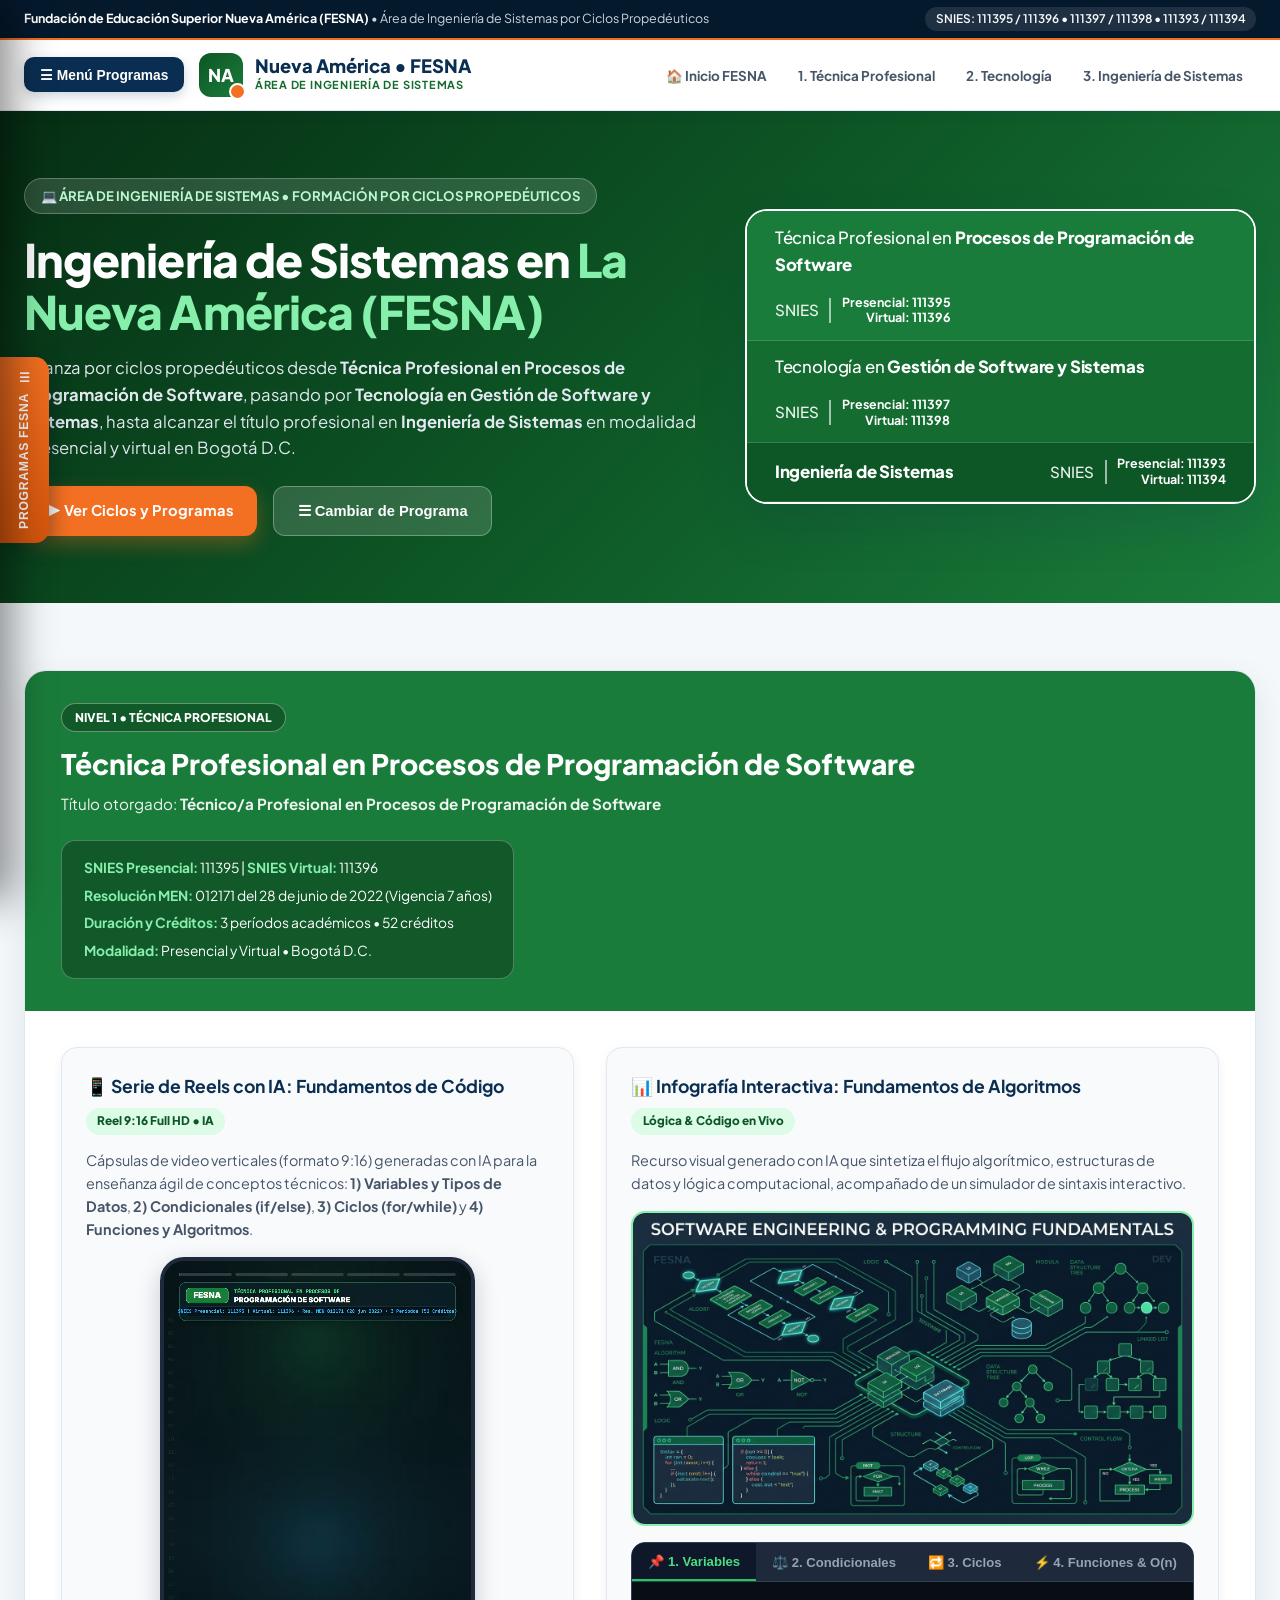
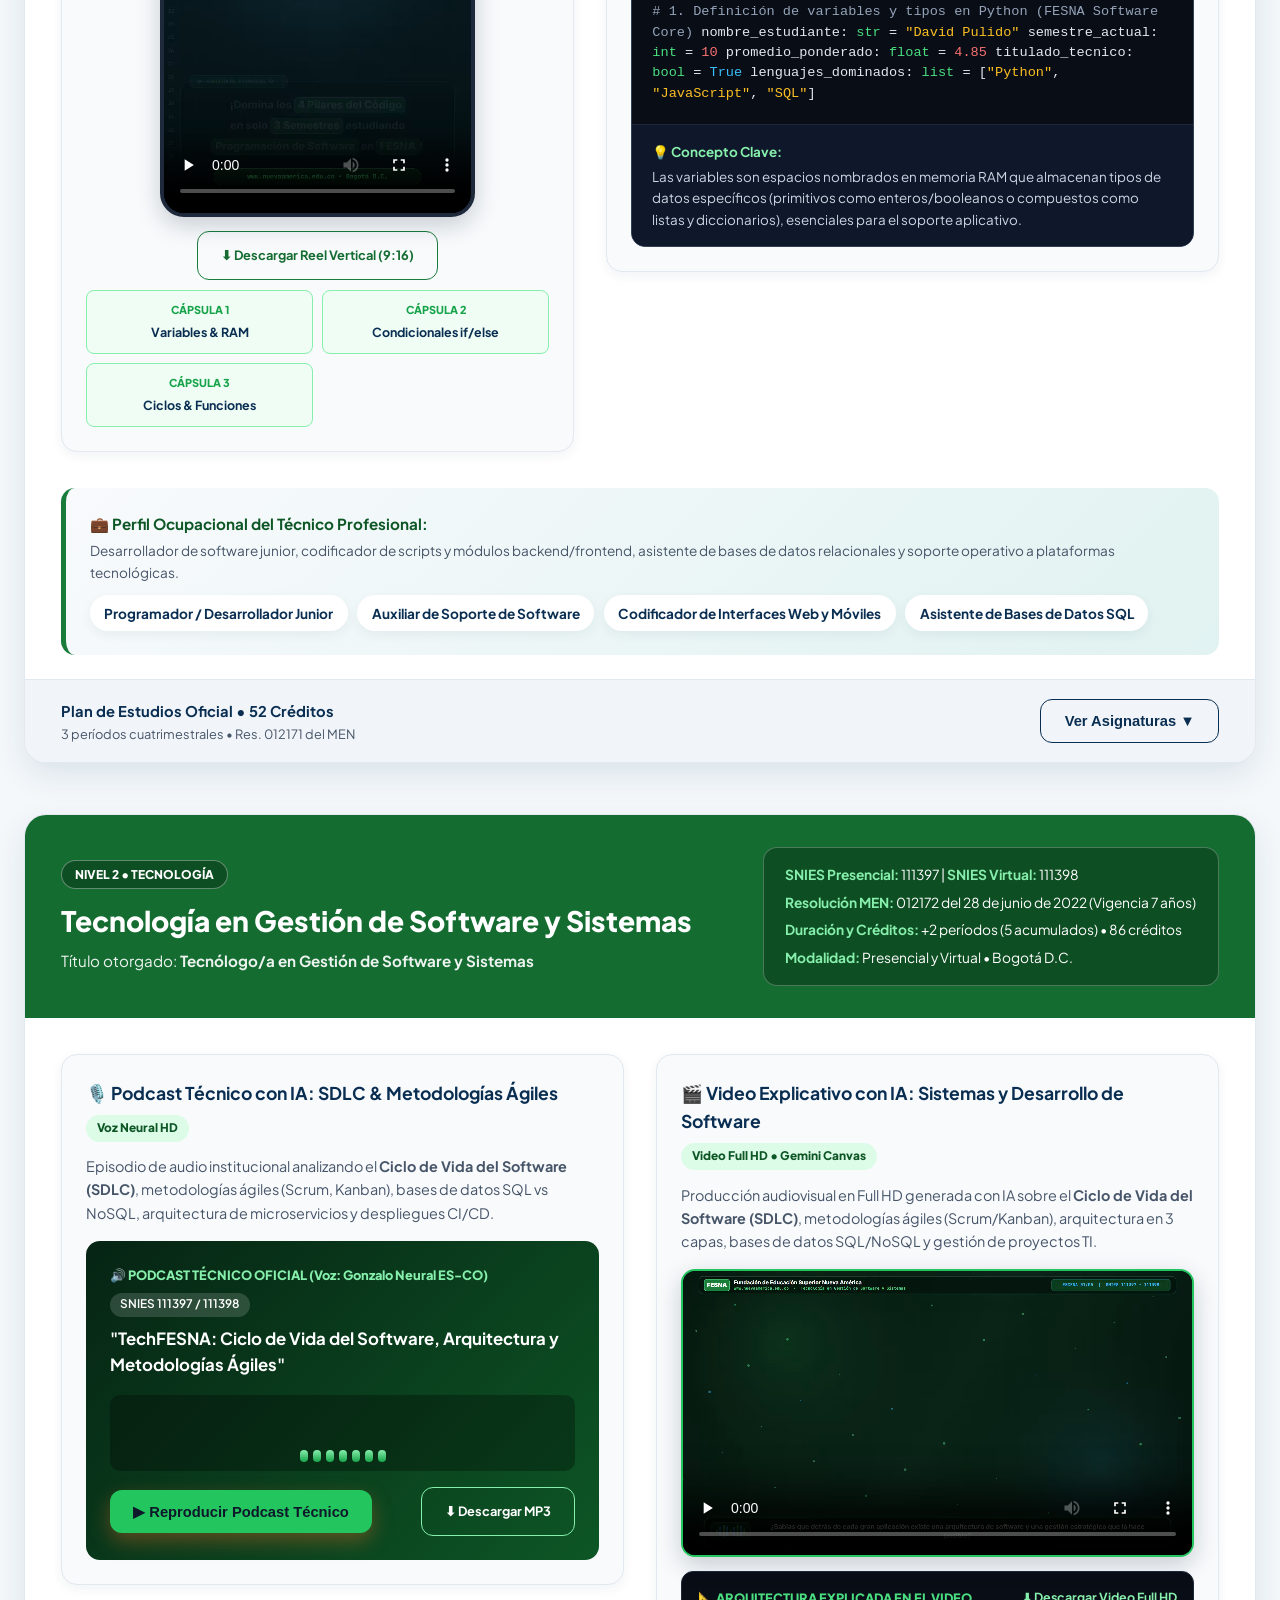
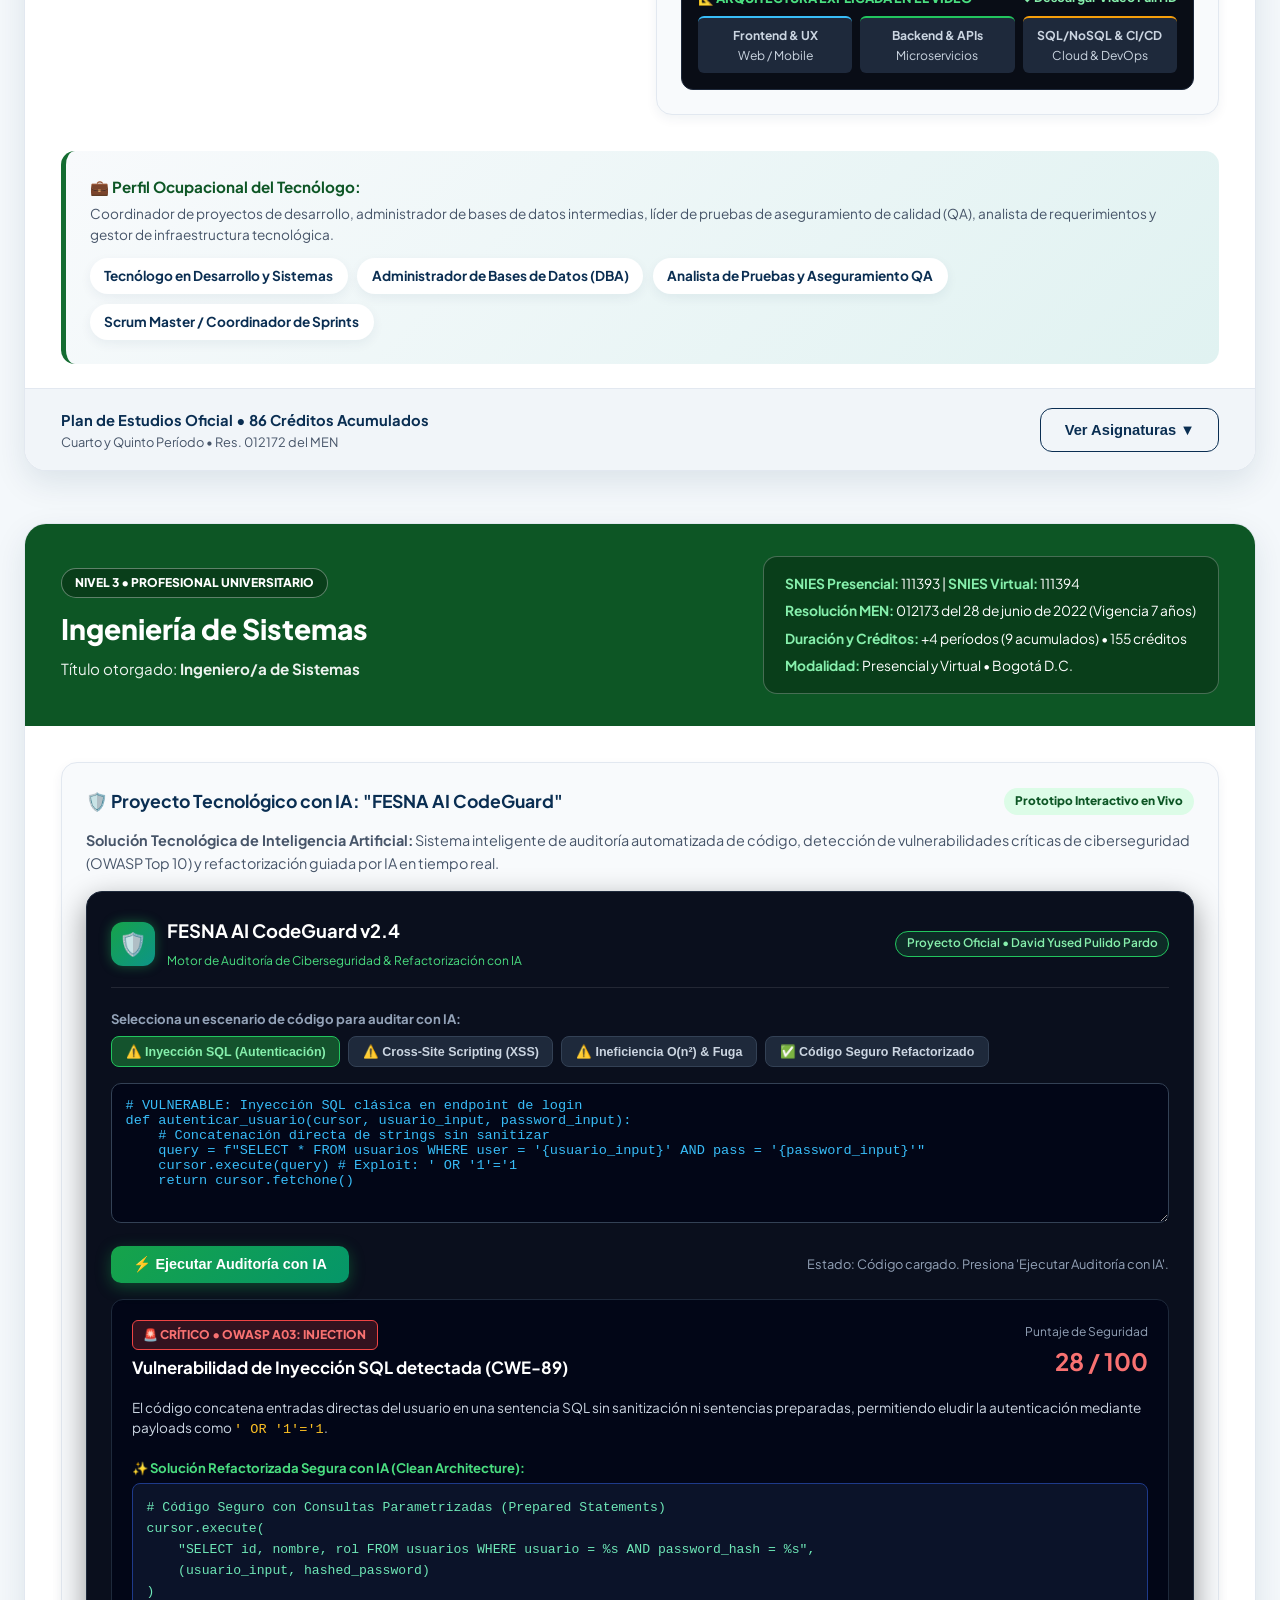
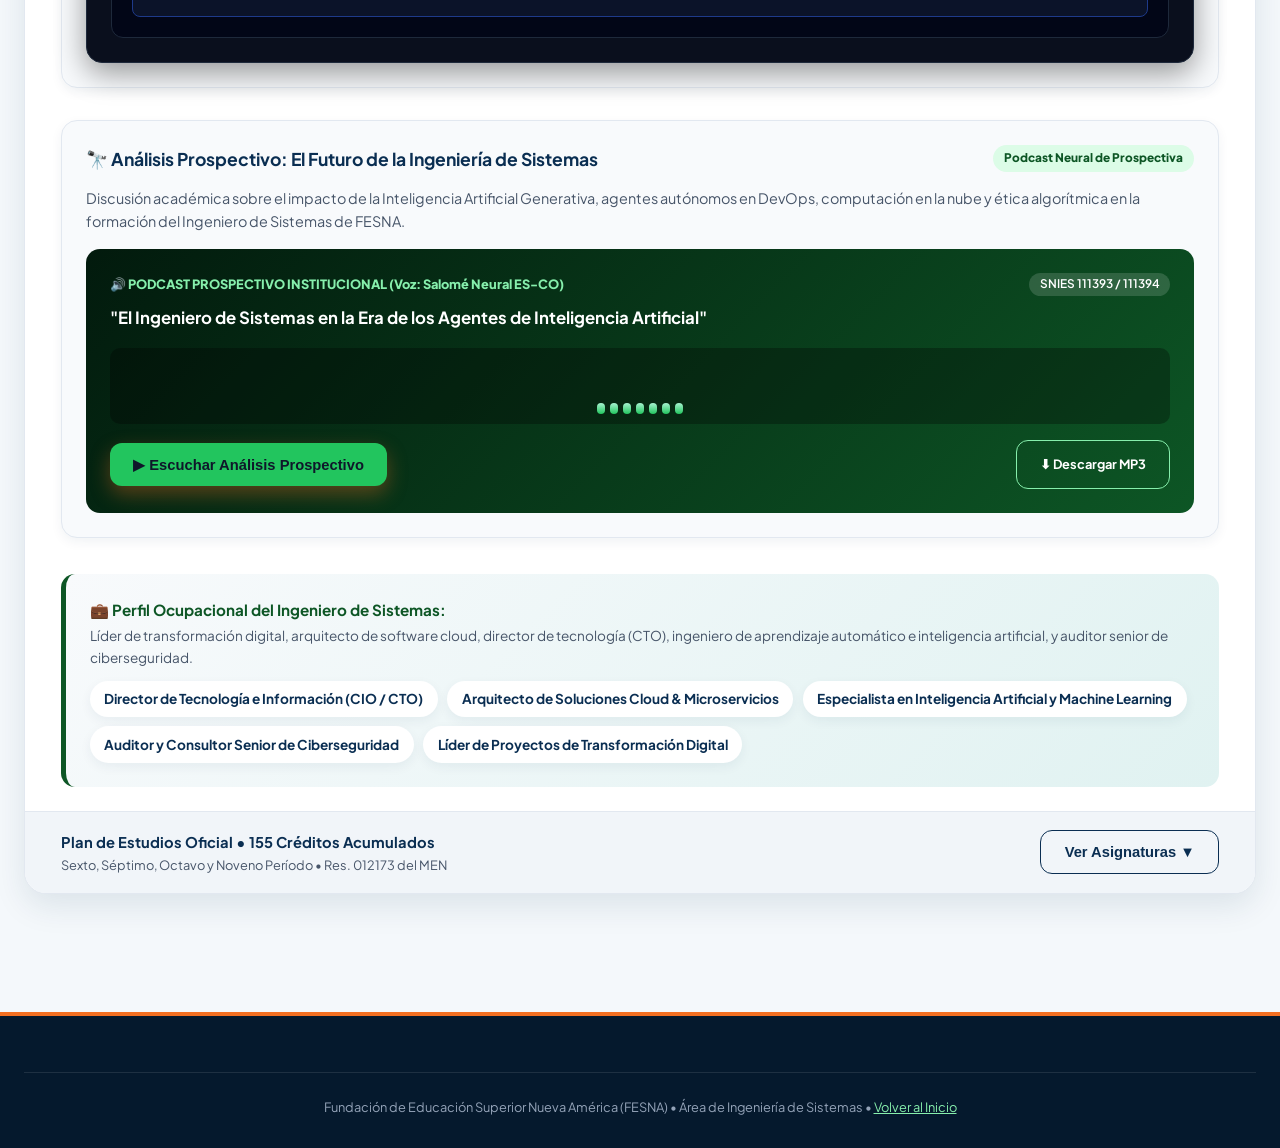
<file: sistemas.html>
<!DOCTYPE html>
<html lang="es">
<head>
  <meta charset="UTF-8" />
  <meta name="viewport" content="width=device-width, initial-scale=1.0" />
  <title>Ingeniería de Sistemas por Ciclos | Nueva América – FESNA</title>
  <meta name="description" content="Campaña publicitaria FESNA – Área de Ingeniería de Sistemas por ciclos propedéuticos (SNIES 111395/111396, 111397/111398, 111393/111394)." />
  <link rel="preconnect" href="https://fonts.googleapis.com" />
  <link rel="preconnect" href="https://fonts.gstatic.com" crossorigin />
  <link href="https://fonts.googleapis.com/css2?family=Plus+Jakarta+Sans:wght@400;500;600;700;800&display=swap" rel="stylesheet" />
  <link rel="stylesheet" href="styles.css" />
</head>
<body>

  <!-- Overlay y Menú Lateral Desplegable a la Izquierda -->
  <div id="sidebar-overlay" class="sidebar-overlay"></div>
  <aside id="left-sidebar" class="left-sidebar" aria-label="Menú Lateral de Programas FESNA">
    <div class="sidebar-header">
      <div style="display:flex; align-items:center; gap:0.65rem;">
        <div class="brand-icon" style="width:38px; height:38px; font-size:0.95rem;">NA</div>
        <div>
          <strong style="display:block; font-size:0.98rem; color:#ffffff;">Nueva América</strong>
          <span style="font-size:0.7rem; color:#5eead4;">Menú de Programas por Ciclos</span>
        </div>
      </div>
      <button id="close-sidebar-btn" class="sidebar-close-btn" title="Cerrar menú">✕</button>
    </div>

    <div class="sidebar-body">
      <span class="sidebar-section-label">Navegación Principal</span>
      <a href="index.html" class="sidebar-nav-item home-item">
        <div class="nav-item-title">
          <span>🏠 Inicio • La FESNA</span>
          <span>➔</span>
        </div>
        <div class="nav-item-sub">Presentación Personal e Información Institucional</div>
      </a>

      <span class="sidebar-section-label">Programas Profesionales por Ciclos</span>

      <a href="administracion.html" class="sidebar-nav-item adm-item">
        <div class="nav-item-title">
          <span>📊 Administración de Empresas</span>
          <span>➔</span>
        </div>
        <div class="nav-item-sub">
          • T.P. en Procesos Administrativos (111383 / 111384)<br>
          • Tecnología en Gestión Administrativa (111385 / 111386)<br>
          • Administración de Empresas (111357 / 111750)
        </div>
      </a>

      <a href="contaduria.html" class="sidebar-nav-item cont-item">
        <div class="nav-item-title">
          <span>📈 Contaduría Pública</span>
          <span>➔</span>
        </div>
        <div class="nav-item-sub">
          • T.P. en Procesos Contables (111389 / 111390)<br>
          • Tecnología en Gestión Contable y Financiera (111391 / 111392)<br>
          • Contaduría Pública (111387 / 111388)
        </div>
      </a>

      <a href="sistemas.html" class="sidebar-nav-item sis-item active">
        <div class="nav-item-title">
          <span>💻 Ingeniería de Sistemas</span>
          <span>➔</span>
        </div>
        <div class="nav-item-sub">
          • T.P. en Programación de Software (111395 / 111396)<br>
          • Tecnología en Gestión de Software y Sistemas (111397 / 111398)<br>
          • Ingeniería de Sistemas (111393 / 111394)
        </div>
      </a>

      <a href="marketing.html" class="sidebar-nav-item mkt-item">
        <div class="nav-item-title">
          <span>📣 Marketing y Publicidad</span>
          <span>➔</span>
        </div>
        <div class="nav-item-sub">
          • T.P. en Comercialización y Com. Publicitaria (119246 / 119247)<br>
          • Tecnología en Gestión Comercial y Publicidad (119245 / 119244)<br>
          • Marketing y Publicidad (119242 / 119243)
        </div>
      </a>
    </div>

    <div class="sidebar-footer">
      Fundación de Educación Superior Nueva América (FESNA)<br>Código SNIES 4719 • Vigilada MinEducación
    </div>
  </aside>

  <!-- Pestaña Flotante Izquierda -->
  <button class="floating-left-menu-btn open-sidebar-btn" title="Abrir Menú de Programas">
    <span>☰</span>
    <span class="vertical-text">PROGRAMAS FESNA</span>
  </button>

  <!-- Barra Superior Institucional -->
  <div class="top-bar">
    <div class="top-bar-inner">
      <div>
        <strong>Fundación de Educación Superior Nueva América (FESNA)</strong> • Área de Ingeniería de Sistemas por Ciclos Propedéuticos
      </div>
      <div class="top-contact-pills">
        <span class="top-pill">SNIES: 111395 / 111396 • 111397 / 111398 • 111393 / 111394</span>
      </div>
    </div>
  </div>

  <!-- Navbar -->
  <header class="navbar">
    <div class="nav-container">
      <div class="nav-left-group">
        <button class="menu-drawer-trigger open-sidebar-btn">
          ☰ Menú Programas
        </button>
        <a href="index.html" class="brand-logo">
          <div class="brand-icon" style="background: linear-gradient(135deg, var(--sis-3), var(--sis-1));">NA</div>
          <div>
            <span class="brand-title">Nueva América • FESNA</span>
            <span class="brand-subtitle" style="color: var(--sis-2);">Área de Ingeniería de Sistemas</span>
          </div>
        </a>
      </div>
      <nav>
        <ul class="nav-links">
          <li><a href="index.html">🏠 Inicio FESNA</a></li>
          <li><a href="#nivel-tecnica">1. Técnica Profesional</a></li>
          <li><a href="#nivel-tecnologia">2. Tecnología</a></li>
          <li><a href="#nivel-profesional">3. Ingeniería de Sistemas</a></li>
        </ul>
      </nav>
    </div>
  </header>

  <!-- Hero del Área de Ingeniería de Sistemas (Colores Verde Esmeralda / Bosque Oficiales) -->
  <section class="hero theme-sis">
    <div class="hero-container">
      <div>
        <div class="hero-tag" style="color:#bbf7d0;">
          <span>💻 ÁREA DE INGENIERÍA DE SISTEMAS • FORMACIÓN POR CICLOS PROPEDÉUTICOS</span>
        </div>
        <h1>
          Ingeniería de Sistemas en <span style="color:#86efac;">La Nueva América (FESNA)</span>
        </h1>
        <p class="hero-lead">
          Avanza por ciclos propedéuticos desde <strong>Técnica Profesional en Procesos de Programación de Software</strong>, pasando por <strong>Tecnología en Gestión de Software y Sistemas</strong>, hasta alcanzar el título profesional en <strong>Ingeniería de Sistemas</strong> en modalidad presencial y virtual en Bogotá D.C.
        </p>
        <div class="hero-actions">
          <a href="#nivel-tecnica" class="btn btn-primary">▶ Ver Ciclos y Programas</a>
          <button class="btn btn-secondary open-sidebar-btn">☰ Cambiar de Programa</button>
        </div>
      </div>

      <!-- Franjas Oficiales del Área de Ingeniería de Sistemas -->
      <div class="programs-ribbon-container" style="margin-bottom:0;">
        <div class="ribbon-family-group">
          <a href="#nivel-tecnica" class="ribbon-row bg-sis-1">
            <span class="ribbon-program-name">Técnica Profesional en <strong>Procesos de Programación de Software</strong></span>
            <div class="ribbon-snies-box">
              <span class="ribbon-snies-label">SNIES</span>
              <div class="ribbon-snies-codes">
                <span>Presencial: 111395</span>
                <span>Virtual: 111396</span>
              </div>
            </div>
          </a>
          <a href="#nivel-tecnologia" class="ribbon-row bg-sis-2">
            <span class="ribbon-program-name">Tecnología en <strong>Gestión de Software y Sistemas</strong></span>
            <div class="ribbon-snies-box">
              <span class="ribbon-snies-label">SNIES</span>
              <div class="ribbon-snies-codes">
                <span>Presencial: 111397</span>
                <span>Virtual: 111398</span>
              </div>
            </div>
          </a>
          <a href="#nivel-profesional" class="ribbon-row bg-sis-3">
            <span class="ribbon-program-name"><strong>Ingeniería de Sistemas</strong></span>
            <div class="ribbon-snies-box">
              <span class="ribbon-snies-label">SNIES</span>
              <div class="ribbon-snies-codes">
                <span>Presencial: 111393</span>
                <span>Virtual: 111394</span>
              </div>
            </div>
          </a>
        </div>
      </div>
    </div>
  </section>

  <section class="section">

    <!-- ===================================================================== -->
    <!-- NIVEL 1: TÉCNICA PROFESIONAL EN PROCESOS DE PROGRAMACIÓN DE SOFTWARE  -->
    <!-- ===================================================================== -->
    <article id="nivel-tecnica" class="program-campaign-card">
      <div class="program-banner bg-sis-1">
        <div class="program-banner-info">
          <span class="step-tag">Nivel 1 • Técnica Profesional</span>
          <h3>Técnica Profesional en Procesos de Programación de Software</h3>
          <p>Título otorgado: <strong>Técnico/a Profesional en Procesos de Programación de Software</strong></p>
        </div>
        <div class="program-official-meta">
          <div><strong style="color:#86efac;">SNIES Presencial:</strong> 111395 | <strong style="color:#86efac;">SNIES Virtual:</strong> 111396</div>
          <div><strong style="color:#86efac;">Resolución MEN:</strong> 012171 del 28 de junio de 2022 (Vigencia 7 años)</div>
          <div><strong style="color:#86efac;">Duración y Créditos:</strong> 3 períodos académicos • 52 créditos</div>
          <div><strong style="color:#86efac;">Modalidad:</strong> Presencial y Virtual • Bogotá D.C.</div>
        </div>
      </div>

      <div class="program-media-grid">
        <!-- Pieza 1.1: Serie de Reels con IA sobre programación -->
        <div class="media-card">
          <div class="media-card-header">
            <h4>📱 Serie de Reels con IA: Fundamentos de Código</h4>
            <span class="media-badge" style="background:#dcfce7; color:var(--sis-3);">Reel 9:16 Full HD • IA</span>
          </div>
          <p class="media-description">
            Cápsulas de video verticales (formato 9:16) generadas con IA para la enseñanza ágil de conceptos técnicos: <strong>1) Variables y Tipos de Datos</strong>, <strong>2) Condicionales (if/else)</strong>, <strong>3) Ciclos (for/while)</strong> y <strong>4) Funciones y Algoritmos</strong>.
          </p>

          <div class="video-frame vertical-reel" style="margin-bottom: 0.85rem;">
            <video controls preload="metadata" src="assets/reel-programacion-sistemas.webm">
              Tu navegador no soporta la reproducción de video HTML5.
            </video>
          </div>

          <div class="media-toolbar" style="justify-content:center; margin-bottom:0.65rem;">
            <a href="assets/reel-programacion-sistemas.webm" download class="btn btn-outline" style="font-size:0.8rem; border-color:var(--sis-1); color:var(--sis-2);">
              ⬇ Descargar Reel Vertical (9:16)
            </a>
          </div>

          <!-- Showcase de Cápsulas de Reels -->
          <div style="display:grid; grid-template-columns:repeat(auto-fit, minmax(150px, 1fr)); gap:0.55rem;">
            <div style="background:#f0fdf4; border:1px solid #86efac; border-radius:8px; padding:0.6rem; text-align:center;">
              <span style="font-size:0.68rem; color:#16a34a; font-weight:800; display:block;">CÁPSULA 1</span>
              <strong style="font-size:0.78rem; color:var(--fesna-navy);">Variables & RAM</strong>
            </div>
            <div style="background:#f0fdf4; border:1px solid #86efac; border-radius:8px; padding:0.6rem; text-align:center;">
              <span style="font-size:0.68rem; color:#16a34a; font-weight:800; display:block;">CÁPSULA 2</span>
              <strong style="font-size:0.78rem; color:var(--fesna-navy);">Condicionales if/else</strong>
            </div>
            <div style="background:#f0fdf4; border:1px solid #86efac; border-radius:8px; padding:0.6rem; text-align:center;">
              <span style="font-size:0.68rem; color:#16a34a; font-weight:800; display:block;">CÁPSULA 3</span>
              <strong style="font-size:0.78rem; color:var(--fesna-navy);">Ciclos & Funciones</strong>
            </div>
          </div>
        </div>

        <!-- Pieza 1.2: Infografía interactiva generada con IA -->
        <div class="media-card">
          <div class="media-card-header">
            <h4>📊 Infografía Interactiva: Fundamentos de Algoritmos</h4>
            <span class="media-badge" style="background:#dcfce7; color:var(--sis-3);">Lógica & Código en Vivo</span>
          </div>
          <p class="media-description">
            Recurso visual generado con IA que sintetiza el flujo algorítmico, estructuras de datos y lógica computacional, acompañado de un simulador de sintaxis interactivo.
          </p>

          <div class="infographic-frame" style="border: 2px solid #86efac; border-radius: 14px; overflow: hidden; margin-bottom: 0.85rem;">
            <img src="assets/infografia-sistemas-ia.jpg" alt="Infografía Interactiva Programación FESNA con IA" style="width: 100%; height: auto; display: block;" />
          </div>

          <!-- Simulador Interactivo de Algoritmos -->
          <div class="algo-sim-container">
            <div class="algo-tabs-bar">
              <button class="algo-tab-btn active" onclick="switchAlgoTab('var')">📌 1. Variables</button>
              <button class="algo-tab-btn" onclick="switchAlgoTab('cond')">⚖️ 2. Condicionales</button>
              <button class="algo-tab-btn" onclick="switchAlgoTab('loops')">🔁 3. Ciclos</button>
              <button class="algo-tab-btn" onclick="switchAlgoTab('func')">⚡ 4. Funciones & O(n)</button>
            </div>

            <div id="algo-code-display" class="algo-code-content">
<span style="color:#94a3b8;"># 1. Definición de variables y tipos en Python (FESNA Software Core)</span>
nombre_estudiante: <span style="color:#4ade80;">str</span> = <span style="color:#fbbf24;">"David Pulido"</span>
semestre_actual: <span style="color:#4ade80;">int</span> = <span style="color:#f87171;">10</span>
promedio_ponderado: <span style="color:#4ade80;">float</span> = <span style="color:#f87171;">4.85</span>
titulado_tecnico: <span style="color:#4ade80;">bool</span> = <span style="color:#38bdf8;">True</span>
lenguajes_dominados: <span style="color:#4ade80;">list</span> = [<span style="color:#fbbf24;">"Python"</span>, <span style="color:#fbbf24;">"JavaScript"</span>, <span style="color:#fbbf24;">"SQL"</span>]
            </div>

            <div id="algo-explanation" class="algo-explanation-box">
              <strong style="color:#86efac; display:block; margin-bottom:0.2rem;">💡 Concepto Clave:</strong>
              Las variables son espacios nombrados en memoria RAM que almacenan tipos de datos específicos (primitivos como enteros/booleanos o compuestos como listas y diccionarios), esenciales para el soporte aplicativo.
            </div>
          </div>
        </div>
      </div>

      <!-- Barra de Perfil Ocupacional -->
      <div class="occupational-bar" style="border-left-color: var(--sis-1);">
        <strong style="color: var(--sis-3); font-size: 0.95rem; display: block;">💼 Perfil Ocupacional del Técnico Profesional:</strong>
        <p style="font-size: 0.85rem; color: var(--text-secondary); margin: 0.2rem 0 0.5rem;">
          Desarrollador de software junior, codificador de scripts y módulos backend/frontend, asistente de bases de datos relacionales y soporte operativo a plataformas tecnológicas.
        </p>
        <div class="occupational-pills">
          <span class="occ-pill">Programador / Desarrollador Junior</span>
          <span class="occ-pill">Auxiliar de Soporte de Software</span>
          <span class="occ-pill">Codificador de Interfaces Web y Móviles</span>
          <span class="occ-pill">Asistente de Bases de Datos SQL</span>
        </div>
      </div>

      <!-- Plan de Estudios Desplegable -->
      <div class="curriculum-bar">
        <div>
          <strong style="color: var(--fesna-navy); font-size: 0.92rem;">Plan de Estudios Oficial • 52 Créditos</strong>
          <span style="font-size: 0.8rem; color: var(--text-secondary); display: block;">3 períodos cuatrimestrales • Res. 012171 del MEN</span>
        </div>
        <button class="btn btn-outline toggle-curriculum-btn" data-target="curr-tecnica-sis">
          Ver Asignaturas ▼
        </button>
      </div>

      <div id="curr-tecnica-sis" class="curriculum-panel">
        <div class="periods-grid">
          <div class="period-card">
            <h5>Primer Período (17 Créditos)</h5>
            <ul>
              <li>Lógica de Programación y Algoritmos</li>
              <li>Fundamentos de Informática y Hardware</li>
              <li>Habilidades Comunicativas</li>
              <li>Cátedra Nueva América I</li>
              <li>Matemáticas Básicas</li>
              <li>Manejo de Herramientas Ofimáticas</li>
            </ul>
          </div>
          <div class="period-card">
            <h5>Segundo Período (17 Créditos)</h5>
            <ul>
              <li>Programación Orientada a Objetos I</li>
              <li>Estructuras de Datos y Algoritmos</li>
              <li>Bases de Datos Relacionales (SQL)</li>
              <li>Álgebra Lineal</li>
              <li>Constitución Política de Colombia</li>
              <li>Electiva Complementaria I</li>
            </ul>
          </div>
          <div class="period-card">
            <h5>Tercer Período (18 Créditos)</h5>
            <ul>
              <li>Programación Orientada a Objetos II</li>
              <li>Desarrollo de Software Web</li>
              <li>Gestión de Bases de Datos Avanzada</li>
              <li>Pruebas de Software (Testing)</li>
              <li>Opción de Grado</li>
              <li>Electiva de Profundización I</li>
            </ul>
          </div>
        </div>
      </div>
    </article>


    <!-- ===================================================================== -->
    <!-- NIVEL 2: TECNOLOGÍA EN GESTIÓN DE SOFTWARE Y SISTEMAS                 -->
    <!-- ===================================================================== -->
    <article id="nivel-tecnologia" class="program-campaign-card">
      <div class="program-banner bg-sis-2">
        <div class="program-banner-info">
          <span class="step-tag">Nivel 2 • Tecnología</span>
          <h3>Tecnología en Gestión de Software y Sistemas</h3>
          <p>Título otorgado: <strong>Tecnólogo/a en Gestión de Software y Sistemas</strong></p>
        </div>
        <div class="program-official-meta">
          <div><strong style="color:#86efac;">SNIES Presencial:</strong> 111397 | <strong style="color:#86efac;">SNIES Virtual:</strong> 111398</div>
          <div><strong style="color:#86efac;">Resolución MEN:</strong> 012172 del 28 de junio de 2022 (Vigencia 7 años)</div>
          <div><strong style="color:#86efac;">Duración y Créditos:</strong> +2 períodos (5 acumulados) • 86 créditos</div>
          <div><strong style="color:#86efac;">Modalidad:</strong> Presencial y Virtual • Bogotá D.C.</div>
        </div>
      </div>

      <div class="program-media-grid">
        <!-- Pieza 2.1: Podcast técnico asistido por IA -->
        <div class="media-card">
          <div class="media-card-header">
            <h4>🎙️ Podcast Técnico con IA: SDLC & Metodologías Ágiles</h4>
            <span class="media-badge" style="background:#dcfce7; color:var(--sis-3);">Voz Neural HD</span>
          </div>
          <p class="media-description">
            Episodio de audio institucional analizando el <strong>Ciclo de Vida del Software (SDLC)</strong>, metodologías ágiles (Scrum, Kanban), bases de datos SQL vs NoSQL, arquitectura de microservicios y despliegues CI/CD.
          </p>

          <div class="radio-spot-box" style="background: linear-gradient(135deg, #062414 0%, #0d5625 100%);">
            <div style="display:flex; justify-content:space-between; align-items:center; flex-wrap:wrap; gap:0.5rem;">
              <span style="color:#86efac; font-weight:800; font-size:0.8rem;">🔊 PODCAST TÉCNICO OFICIAL (Voz: Gonzalo Neural ES-CO)</span>
              <span class="top-pill" style="background:rgba(255,255,255,0.15); color:#ffffff;">SNIES 111397 / 111398</span>
            </div>
            <h5 style="color:#ffffff; font-size:1.05rem; margin-top:0.55rem;">
              "TechFESNA: Ciclo de Vida del Software, Arquitectura y Metodologías Ágiles"
            </h5>

            <!-- Ecualizador de Barras -->
            <div id="podcast-tgss-bars" class="audio-bars">
              <div class="bar" style="background:linear-gradient(to top, #16a34a, #86efac);"></div>
              <div class="bar" style="background:linear-gradient(to top, #16a34a, #86efac);"></div>
              <div class="bar" style="background:linear-gradient(to top, #16a34a, #86efac);"></div>
              <div class="bar" style="background:linear-gradient(to top, #16a34a, #86efac);"></div>
              <div class="bar" style="background:linear-gradient(to top, #16a34a, #86efac);"></div>
              <div class="bar" style="background:linear-gradient(to top, #16a34a, #86efac);"></div>
              <div class="bar" style="background:linear-gradient(to top, #16a34a, #86efac);"></div>
            </div>

            <audio id="audio-podcast-tgss" src="assets/podcast-tecnico-tgss.mp3" preload="metadata"></audio>

            <div class="media-toolbar" style="margin-top:0.5rem;">
              <button id="play-podcast-tgss" class="btn btn-primary" style="background:#22c55e; border:none; color:#0f172a; font-weight:800;">
                ▶ Reproducir Podcast Técnico
              </button>
              <a href="assets/podcast-tecnico-tgss.mp3" download class="btn btn-outline" style="border-color:#86efac; color:#ffffff; font-size:0.8rem;">
                ⬇ Descargar MP3
              </a>
            </div>
          </div>
        </div>

        <!-- Pieza 2.2: Video explicativo con IA sobre sistemas y desarrollo de software -->
        <div class="media-card">
          <div class="media-card-header">
            <h4>🎬 Video Explicativo con IA: Sistemas y Desarrollo de Software</h4>
            <span class="media-badge" style="background:#dcfce7; color:var(--sis-3);">Video Full HD • Gemini Canvas</span>
          </div>
          <p class="media-description">
            Producción audiovisual en Full HD generada con IA sobre el <strong>Ciclo de Vida del Software (SDLC)</strong>, metodologías ágiles (Scrum/Kanban), arquitectura en 3 capas, bases de datos SQL/NoSQL y gestión de proyectos TI.
          </p>

          <div class="video-frame" style="border: 2px solid #22c55e; border-radius: 14px; overflow: hidden; margin-bottom: 0.85rem;">
            <video controls preload="metadata" src="assets/video-explicativo-sistemas.webm" style="width:100%; display:block;">
              Tu navegador no soporta la reproducción de video HTML5.
            </video>
          </div>

          <div style="background:#090d16; border-radius:12px; padding:1rem; border:1px solid #1e293b; color:#cbd5e1;">
            <div style="display:flex; justify-content:space-between; align-items:center; margin-bottom:0.5rem;">
              <span style="color:#4ade80; font-weight:800; font-size:0.8rem;">📐 ARQUITECTURA EXPLICADA EN EL VIDEO</span>
              <a href="assets/video-explicativo-sistemas.webm" download style="color:#86efac; font-size:0.78rem; font-weight:700; text-decoration:none;">⬇ Descargar Video Full HD</a>
            </div>
            <div style="display:grid; grid-template-columns:repeat(3, 1fr); gap:0.5rem; text-align:center; font-size:0.76rem;">
              <div style="background:#1e293b; padding:0.5rem; border-radius:6px; border-top:2px solid #38bdf8;">
                <strong>Frontend & UX</strong><br>Web / Mobile
              </div>
              <div style="background:#1e293b; padding:0.5rem; border-radius:6px; border-top:2px solid #22c55e;">
                <strong>Backend & APIs</strong><br>Microservicios
              </div>
              <div style="background:#1e293b; padding:0.5rem; border-radius:6px; border-top:2px solid #f59e0b;">
                <strong>SQL/NoSQL & CI/CD</strong><br>Cloud & DevOps
              </div>
            </div>
          </div>
        </div>
      </div>

      <!-- Barra de Perfil Ocupacional -->
      <div class="occupational-bar" style="border-left-color: var(--sis-2);">
        <strong style="color: var(--sis-3); font-size: 0.95rem; display: block;">💼 Perfil Ocupacional del Tecnólogo:</strong>
        <p style="font-size: 0.85rem; color: var(--text-secondary); margin: 0.2rem 0 0.5rem;">
          Coordinador de proyectos de desarrollo, administrador de bases de datos intermedias, líder de pruebas de aseguramiento de calidad (QA), analista de requerimientos y gestor de infraestructura tecnológica.
        </p>
        <div class="occupational-pills">
          <span class="occ-pill">Tecnólogo en Desarrollo y Sistemas</span>
          <span class="occ-pill">Administrador de Bases de Datos (DBA)</span>
          <span class="occ-pill">Analista de Pruebas y Aseguramiento QA</span>
          <span class="occ-pill">Scrum Master / Coordinador de Sprints</span>
        </div>
      </div>

      <!-- Plan de Estudios Desplegable -->
      <div class="curriculum-bar">
        <div>
          <strong style="color: var(--fesna-navy); font-size: 0.92rem;">Plan de Estudios Oficial • 86 Créditos Acumulados</strong>
          <span style="font-size: 0.8rem; color: var(--text-secondary); display: block;">Cuarto y Quinto Período • Res. 012172 del MEN</span>
        </div>
        <button class="btn btn-outline toggle-curriculum-btn" data-target="curr-tecnologia-sis">
          Ver Asignaturas ▼
        </button>
      </div>

      <div id="curr-tecnologia-sis" class="curriculum-panel">
        <div class="periods-grid">
          <div class="period-card">
            <h5>Cuarto Período (17 Créditos)</h5>
            <ul>
              <li>Arquitectura de Software y Patrones de Diseño</li>
              <li>Metodologías Ágiles de Desarrollo (Scrum/Kanban)</li>
              <li>Redes de Datos y Protocolos de Comunicación</li>
              <li>Sistemas Operativos y Servidores</li>
              <li>Estadística y Probabilidad para Sistemas</li>
              <li>Cátedra Nueva América II</li>
            </ul>
          </div>
          <div class="period-card">
            <h5>Quinto Período (17 Créditos)</h5>
            <ul>
              <li>Gestión y Seguridad de Sistemas de Información</li>
              <li>Bases de Datos Distribuidas y NoSQL</li>
              <li>Integración Continua y DevOps (CI/CD)</li>
              <li>Ingeniería de Requerimientos de Software</li>
              <li>Opción de Grado Tecnológico</li>
              <li>Electiva de Profundización II</li>
            </ul>
          </div>
        </div>
      </div>
    </article>


    <!-- ===================================================================== -->
    <!-- NIVEL 3: INGENIERÍA DE SISTEMAS (PROFESIONAL UNIVERSITARIO)           -->
    <!-- ===================================================================== -->
    <article id="nivel-profesional" class="program-campaign-card">
      <div class="program-banner bg-sis-3">
        <div class="program-banner-info">
          <span class="step-tag">Nivel 3 • Profesional Universitario</span>
          <h3>Ingeniería de Sistemas</h3>
          <p>Título otorgado: <strong>Ingeniero/a de Sistemas</strong></p>
        </div>
        <div class="program-official-meta">
          <div><strong style="color:#86efac;">SNIES Presencial:</strong> 111393 | <strong style="color:#86efac;">SNIES Virtual:</strong> 111394</div>
          <div><strong style="color:#86efac;">Resolución MEN:</strong> 012173 del 28 de junio de 2022 (Vigencia 7 años)</div>
          <div><strong style="color:#86efac;">Duración y Créditos:</strong> +4 períodos (9 acumulados) • 155 créditos</div>
          <div><strong style="color:#86efac;">Modalidad:</strong> Presencial y Virtual • Bogotá D.C.</div>
        </div>
      </div>

      <div class="program-media-grid">
        <!-- Pieza 3.1: Proyecto de solución tecnológica con IA (¡PROTOTIPO EN VIVO!) -->
        <div class="media-card" style="grid-column: 1 / -1;">
          <div class="media-card-header">
            <h4>🛡️ Proyecto Tecnológico con IA: "FESNA AI CodeGuard"</h4>
            <span class="media-badge" style="background:#dcfce7; color:var(--sis-3);">Prototipo Interactivo en Vivo</span>
          </div>
          <p class="media-description">
            <strong>Solución Tecnológica de Inteligencia Artificial:</strong> Sistema inteligente de auditoría automatizada de código, detección de vulnerabilidades críticas de ciberseguridad (OWASP Top 10) y refactorización guiada por IA en tiempo real.
          </p>

          <div class="ai-project-box">
            <div class="ai-project-header">
              <div class="ai-project-title">
                <div class="ai-project-logo">🛡️</div>
                <div>
                  <h4 style="margin:0; color:#ffffff; font-size:1.15rem;">FESNA AI CodeGuard v2.4</h4>
                  <span style="font-size:0.75rem; color:#4ade80;">Motor de Auditoría de Ciberseguridad & Refactorización con IA</span>
                </div>
              </div>
              <span class="top-pill" style="background:rgba(34,197,94,0.15); color:#86efac; border:1px solid #22c55e;">
                Proyecto Oficial • David Yused Pulido Pardo
              </span>
            </div>

            <!-- Selector de Presets de Prueba -->
            <label style="font-size:0.82rem; color:#94a3b8; font-weight:700; display:block; margin-bottom:0.4rem;">
              Selecciona un escenario de código para auditar con IA:
            </label>
            <div class="ai-presets-row">
              <button class="preset-chip-btn active" onclick="loadSecurityPreset('sqli')">⚠️ Inyección SQL (Autenticación)</button>
              <button class="preset-chip-btn" onclick="loadSecurityPreset('xss')">⚠️ Cross-Site Scripting (XSS)</button>
              <button class="preset-chip-btn" onclick="loadSecurityPreset('perf')">⚠️ Ineficiencia O(n²) & Fuga</button>
              <button class="preset-chip-btn" onclick="loadSecurityPreset('secure')">✅ Código Seguro Refactorizado</button>
            </div>

            <!-- Editor de Código -->
            <textarea id="ai-code-editor" class="code-editor-area" spellcheck="false"></textarea>

            <div class="ai-scan-actions">
              <button class="btn-ai-scan" onclick="runAiSecurityAudit()">
                ⚡ Ejecutar Auditoría con IA
              </button>
              <span style="font-size:0.8rem; color:#94a3b8;" id="audit-status-tag">
                Estado: Listo para escanear
              </span>
            </div>

            <!-- Panel de Resultados de Auditoría IA -->
            <div id="ai-audit-results" class="ai-audit-output">
              <div style="display:flex; justify-content:space-between; align-items:center; flex-wrap:wrap; gap:0.5rem;">
                <div>
                  <span id="vuln-badge" class="vuln-badge danger">🚨 CRÍTICO • OWASP A03: Injection</span>
                  <h5 id="vuln-title" style="margin:0.35rem 0 0; color:#ffffff; font-size:1.05rem;">
                    Vulnerabilidad de Inyección SQL detectada (CWE-89)
                  </h5>
                </div>
                <div style="text-align:right;">
                  <span style="font-size:0.75rem; color:#94a3b8; display:block;">Puntaje de Seguridad</span>
                  <strong id="security-score" style="font-size:1.5rem; color:#f87171;">28 / 100</strong>
                </div>
              </div>

              <p id="vuln-description" style="font-size:0.85rem; color:#cbd5e1; margin:0; line-height:1.5;">
                El código concatena entradas directas del usuario en una sentencia SQL sin sanitización ni sentencias preparadas, permitiendo eludir la autenticación mediante payloads como <code style="color:#fbbf24;">' OR '1'='1</code>.
              </p>

              <div>
                <strong style="color:#4ade80; font-size:0.82rem; display:block; margin-bottom:0.3rem;">
                  ✨ Solución Refactorizada Segura con IA (Clean Architecture):
                </strong>
                <pre id="refactored-code" class="refactored-code-box"><code># Código Seguro con Consultas Parametrizadas (Prepared Statements)
cursor.execute(
    "SELECT id, nombre, rol FROM usuarios WHERE usuario = %s AND password_hash = %s",
    (usuario_input, hashed_password)
)</code></pre>
              </div>
            </div>
          </div>
        </div>

        <!-- Pieza 3.2: Podcast/Video de análisis prospectivo sobre IA e ingeniería de sistemas -->
        <div class="media-card" style="grid-column: 1 / -1;">
          <div class="media-card-header">
            <h4>🔭 Análisis Prospectivo: El Futuro de la Ingeniería de Sistemas</h4>
            <span class="media-badge" style="background:#dcfce7; color:var(--sis-3);">Podcast Neural de Prospectiva</span>
          </div>
          <p class="media-description">
            Discusión académica sobre el impacto de la Inteligencia Artificial Generativa, agentes autónomos en DevOps, computación en la nube y ética algorítmica en la formación del Ingeniero de Sistemas de FESNA.
          </p>

          <div class="radio-spot-box" style="background: linear-gradient(135deg, #021a0d 0%, #0d5625 100%);">
            <div style="display:flex; justify-content:space-between; align-items:center; flex-wrap:wrap; gap:0.5rem;">
              <span style="color:#86efac; font-weight:800; font-size:0.8rem;">🔊 PODCAST PROSPECTIVO INSTITUCIONAL (Voz: Salomé Neural ES-CO)</span>
              <span class="top-pill" style="background:rgba(255,255,255,0.15); color:#ffffff;">SNIES 111393 / 111394</span>
            </div>
            <h5 style="color:#ffffff; font-size:1.05rem; margin-top:0.55rem;">
              "El Ingeniero de Sistemas en la Era de los Agentes de Inteligencia Artificial"
            </h5>

            <!-- Ecualizador de Barras -->
            <div id="podcast-prospectivo-bars" class="audio-bars">
              <div class="bar" style="background:linear-gradient(to top, #22c55e, #a7f3d0);"></div>
              <div class="bar" style="background:linear-gradient(to top, #22c55e, #a7f3d0);"></div>
              <div class="bar" style="background:linear-gradient(to top, #22c55e, #a7f3d0);"></div>
              <div class="bar" style="background:linear-gradient(to top, #22c55e, #a7f3d0);"></div>
              <div class="bar" style="background:linear-gradient(to top, #22c55e, #a7f3d0);"></div>
              <div class="bar" style="background:linear-gradient(to top, #22c55e, #a7f3d0);"></div>
              <div class="bar" style="background:linear-gradient(to top, #22c55e, #a7f3d0);"></div>
            </div>

            <audio id="audio-podcast-prospectivo" src="assets/podcast-prospectivo-sistemas.mp3" preload="metadata"></audio>

            <div class="media-toolbar" style="margin-top:0.5rem;">
              <button id="play-podcast-prospectivo" class="btn btn-primary" style="background:#22c55e; border:none; color:#0f172a; font-weight:800;">
                ▶ Escuchar Análisis Prospectivo
              </button>
              <a href="assets/podcast-prospectivo-sistemas.mp3" download class="btn btn-outline" style="border-color:#86efac; color:#ffffff; font-size:0.8rem;">
                ⬇ Descargar MP3
              </a>
            </div>
          </div>
        </div>
      </div>

      <!-- Barra de Perfil Ocupacional -->
      <div class="occupational-bar" style="border-left-color: var(--sis-3);">
        <strong style="color: var(--sis-3); font-size: 0.95rem; display: block;">💼 Perfil Ocupacional del Ingeniero de Sistemas:</strong>
        <p style="font-size: 0.85rem; color: var(--text-secondary); margin: 0.2rem 0 0.5rem;">
          Líder de transformación digital, arquitecto de software cloud, director de tecnología (CTO), ingeniero de aprendizaje automático e inteligencia artificial, y auditor senior de ciberseguridad.
        </p>
        <div class="occupational-pills">
          <span class="occ-pill">Director de Tecnología e Información (CIO / CTO)</span>
          <span class="occ-pill">Arquitecto de Soluciones Cloud & Microservicios</span>
          <span class="occ-pill">Especialista en Inteligencia Artificial y Machine Learning</span>
          <span class="occ-pill">Auditor y Consultor Senior de Ciberseguridad</span>
          <span class="occ-pill">Líder de Proyectos de Transformación Digital</span>
        </div>
      </div>

      <!-- Plan de Estudios Desplegable -->
      <div class="curriculum-bar">
        <div>
          <strong style="color: var(--fesna-navy); font-size: 0.92rem;">Plan de Estudios Oficial • 155 Créditos Acumulados</strong>
          <span style="font-size: 0.8rem; color: var(--text-secondary); display: block;">Sexto, Séptimo, Octavo y Noveno Período • Res. 012173 del MEN</span>
        </div>
        <button class="btn btn-outline toggle-curriculum-btn" data-target="curr-profesional-sis">
          Ver Asignaturas ▼
        </button>
      </div>

      <div id="curr-profesional-sis" class="curriculum-panel">
        <div class="periods-grid">
          <div class="period-card">
            <h5>Sexto Período (18 Créditos)</h5>
            <ul>
              <li>Inteligencia Artificial y Aprendizaje Automático</li>
              <li>Sistemas Distribuidos y Computación en la Nube</li>
              <li>Modelamiento y Simulación de Sistemas</li>
              <li>Legislación Informática y Ética Profesional</li>
              <li>Investigación de Operaciones</li>
              <li>Electiva Complementaria III</li>
            </ul>
          </div>
          <div class="period-card">
            <h5>Séptimo Período (18 Créditos)</h5>
            <ul>
              <li>Ciberseguridad y Criptografía Aplicada</li>
              <li>Minería de Datos y Big Data Analytics</li>
              <li>Gestión Estratégica de Proyectos de TI</li>
              <li>Metodología de la Investigación en Ingeniería</li>
              <li>Práctica Profesional I</li>
              <li>Electiva de Profundización III</li>
            </ul>
          </div>
          <div class="period-card">
            <h5>Octavo y Noveno Período (36 Créditos)</h5>
            <ul>
              <li>Sistemas Inteligentes Autónomos y Robótica</li>
              <li>Gobierno de TI y Auditoría de Sistemas</li>
              <li>Emprendimiento y Creación de Empresas Tecnológicas</li>
              <li>Práctica Profesional II</li>
              <li>Proyecto de Grado en Ingeniería de Sistemas</li>
              <li>Seminario de Actualización Tecnológica</li>
            </ul>
          </div>
        </div>
      </div>
    </article>
  </section>

  <footer class="footer">
    <div class="footer-bottom">
      Fundación de Educación Superior Nueva América (FESNA) • Área de Ingeniería de Sistemas • <a href="index.html" style="color:#86efac;">Volver al Inicio</a>
    </div>
  </footer>

  <script src="app.js"></script>
</body>
</html>
</file>
<file: styles.css>
:root {
  --fesna-navy: #0a2e52;
  --fesna-navy-dark: #05192d;
  --fesna-teal: #1e9f8a;
  --fesna-teal-light: #33b39c;
  --fesna-teal-dark: #148676;
  --fesna-teal-soft: #e0f2f1;
  --fesna-orange: #f36f21;
  --fesna-orange-light: #ff853d;
  --fesna-orange-soft: #fff3e0;

  /* Colores Exactos de la Imagen Oficial de Programas por Ciclos FESNA */
  /* 1. Administración de Empresas (Turquesa) */
  --adm-1: #36b59e;
  --adm-2: #1fa08b;
  --adm-3: #158777;

  /* 2. Contaduría Pública (Morado / Púrpura) */
  --cont-1: #aa38b9;
  --cont-2: #921aa3;
  --cont-3: #74187e;

  /* 3. Ingeniería de Sistemas (Verde Esmeralda / Bosque) */
  --sis-1: #1a7c3b;
  --sis-2: #146c31;
  --sis-3: #0d5625;

  /* 4. Marketing y Publicidad (Rojo / Carmesí / Vino) */
  --mkt-1: #d43b27;
  --mkt-2: #b32319;
  --mkt-3: #7b1f17;

  --bg-main: #f4f8fb;
  --bg-card: #ffffff;
  --text-primary: #0f172a;
  --text-secondary: #475569;
  --border-color: #e2e8f0;
  --shadow-sm: 0 4px 12px rgba(10, 46, 82, 0.06);
  --shadow-md: 0 12px 32px rgba(10, 46, 82, 0.1);
  --shadow-lg: 0 22px 48px rgba(10, 46, 82, 0.16);
  --radius-md: 16px;
  --radius-lg: 22px;
  --transition: all 0.28s cubic-bezier(0.4, 0, 0.2, 1);
}

* {
  box-sizing: border-box;
  margin: 0;
  padding: 0;
}

html {
  scroll-behavior: smooth;
  font-family: 'Plus Jakarta Sans', -apple-system, BlinkMacSystemFont, 'Segoe UI', Roboto, sans-serif;
  color: var(--text-primary);
  background-color: var(--bg-main);
}

body {
  line-height: 1.6;
  overflow-x: hidden;
}

/* ========================================================================== */
/* MENÚ LATERAL DESPLEGABLE A LA IZQUIERDA (SIDEBAR DRAWER)                   */
/* ========================================================================== */
.sidebar-overlay {
  position: fixed;
  inset: 0;
  background: rgba(5, 25, 45, 0.6);
  backdrop-filter: blur(4px);
  z-index: 2000;
  opacity: 0;
  pointer-events: none;
  transition: var(--transition);
}

.sidebar-overlay.open {
  opacity: 1;
  pointer-events: auto;
}

.left-sidebar {
  position: fixed;
  top: 0;
  left: 0;
  width: 340px;
  max-width: 88vw;
  height: 100vh;
  background: #05192d;
  color: #ffffff;
  z-index: 2001;
  transform: translateX(-100%);
  transition: transform 0.32s cubic-bezier(0.4, 0, 0.2, 1);
  display: flex;
  flex-direction: column;
  box-shadow: 12px 0 40px rgba(0, 0, 0, 0.45);
  border-right: 3px solid var(--fesna-orange);
  overflow-y: auto;
}

.left-sidebar.open {
  transform: translateX(0);
}

.sidebar-header {
  padding: 1.35rem 1.4rem;
  background: rgba(255, 255, 255, 0.04);
  border-bottom: 1px solid rgba(255, 255, 255, 0.12);
  display: flex;
  justify-content: space-between;
  align-items: center;
}

.sidebar-close-btn {
  background: rgba(255, 255, 255, 0.12);
  color: #ffffff;
  border: none;
  width: 36px;
  height: 36px;
  border-radius: 10px;
  font-size: 1.1rem;
  cursor: pointer;
  transition: var(--transition);
}

.sidebar-close-btn:hover {
  background: var(--fesna-orange);
}

.sidebar-body {
  padding: 1.25rem;
  display: flex;
  flex-direction: column;
  gap: 0.85rem;
  flex: 1;
}

.sidebar-section-label {
  font-size: 0.72rem;
  text-transform: uppercase;
  letter-spacing: 0.08em;
  color: #94a3b8;
  font-weight: 800;
  margin: 0.4rem 0 0.1rem 0.25rem;
}

.sidebar-nav-item {
  display: flex;
  flex-direction: column;
  text-decoration: none;
  color: #ffffff;
  padding: 0.9rem 1.05rem;
  border-radius: 12px;
  transition: var(--transition);
  position: relative;
  overflow: hidden;
  border: 1px solid rgba(255, 255, 255, 0.14);
}

.sidebar-nav-item:hover {
  transform: translateX(4px);
  box-shadow: 0 6px 18px rgba(0, 0, 0, 0.3);
}

.sidebar-nav-item.active {
  outline: 2px solid #ffffff;
  box-shadow: 0 0 0 4px rgba(243, 111, 33, 0.5);
}

.sidebar-nav-item .nav-item-title {
  font-weight: 800;
  font-size: 0.98rem;
  display: flex;
  justify-content: space-between;
  align-items: center;
}

.sidebar-nav-item .nav-item-sub {
  font-size: 0.75rem;
  color: rgba(255, 255, 255, 0.88);
  margin-top: 0.25rem;
  line-height: 1.35;
}

.sidebar-nav-item.home-item {
  background: linear-gradient(135deg, #0a2e52 0%, #1e4e79 100%);
}

.sidebar-nav-item.adm-item {
  background: linear-gradient(135deg, var(--adm-1) 0%, var(--adm-2) 50%, var(--adm-3) 100%);
}

.sidebar-nav-item.cont-item {
  background: linear-gradient(135deg, var(--cont-1) 0%, var(--cont-2) 50%, var(--cont-3) 100%);
}

.sidebar-nav-item.sis-item {
  background: linear-gradient(135deg, var(--sis-1) 0%, var(--sis-2) 50%, var(--sis-3) 100%);
}

.sidebar-nav-item.mkt-item {
  background: linear-gradient(135deg, var(--mkt-1) 0%, var(--mkt-2) 50%, var(--mkt-3) 100%);
}

.sidebar-footer {
  padding: 1rem 1.25rem;
  border-top: 1px solid rgba(255, 255, 255, 0.1);
  font-size: 0.75rem;
  color: #94a3b8;
  text-align: center;
}

/* Botón Flotante Lateral Izquierdo para Abrir el Menú Desplegable */
.floating-left-menu-btn {
  position: fixed;
  top: 50%;
  left: 0;
  transform: translateY(-50%);
  z-index: 1500;
  background: linear-gradient(180deg, var(--fesna-orange) 0%, #d4550c 100%);
  color: #ffffff;
  border: none;
  padding: 0.9rem 0.65rem;
  border-radius: 0 14px 14px 0;
  cursor: pointer;
  box-shadow: 4px 4px 18px rgba(5, 25, 45, 0.35);
  display: flex;
  flex-direction: column;
  align-items: center;
  gap: 0.45rem;
  font-weight: 800;
  font-size: 0.76rem;
  letter-spacing: 0.06em;
  transition: var(--transition);
}

.floating-left-menu-btn:hover {
  padding-left: 0.95rem;
  background: var(--fesna-navy);
}

.floating-left-menu-btn span.vertical-text {
  writing-mode: vertical-rl;
  text-orientation: mixed;
  transform: rotate(180deg);
}

/* Barra Superior Institucional */
.top-bar {
  background: var(--fesna-navy-dark);
  color: #cbd5e1;
  font-size: 0.78rem;
  padding: 0.45rem 1.5rem;
  border-bottom: 2px solid var(--fesna-orange);
}

.top-bar-inner {
  max-width: 1280px;
  margin: 0 auto;
  display: flex;
  justify-content: space-between;
  align-items: center;
  flex-wrap: wrap;
  gap: 0.5rem;
}

.top-bar-inner strong {
  color: #ffffff;
}

.top-contact-pills {
  display: flex;
  gap: 0.75rem;
  flex-wrap: wrap;
}

.top-pill {
  background: rgba(255, 255, 255, 0.1);
  color: #f8fafc;
  padding: 0.15rem 0.65rem;
  border-radius: 999px;
  font-weight: 600;
  font-size: 0.74rem;
  text-decoration: none;
}

/* Navbar Principal con Botón de Menú Izquierdo */
.navbar {
  position: sticky;
  top: 0;
  z-index: 1000;
  background: rgba(255, 255, 255, 0.96);
  backdrop-filter: blur(14px);
  border-bottom: 1px solid var(--border-color);
  box-shadow: var(--shadow-sm);
}

.nav-container {
  max-width: 1280px;
  margin: 0 auto;
  padding: 0.8rem 1.5rem;
  display: flex;
  justify-content: space-between;
  align-items: center;
  gap: 1rem;
}

.nav-left-group {
  display: flex;
  align-items: center;
  gap: 0.9rem;
}

.menu-drawer-trigger {
  display: inline-flex;
  align-items: center;
  gap: 0.5rem;
  background: var(--fesna-navy);
  color: #ffffff;
  border: none;
  padding: 0.6rem 1rem;
  border-radius: 10px;
  font-weight: 800;
  font-size: 0.86rem;
  cursor: pointer;
  transition: var(--transition);
  box-shadow: 0 4px 12px rgba(10, 46, 82, 0.2);
}

.menu-drawer-trigger:hover {
  background: var(--fesna-orange);
  transform: translateY(-1px);
}

.brand-logo {
  display: flex;
  align-items: center;
  gap: 0.75rem;
  text-decoration: none;
}

.brand-icon {
  width: 44px;
  height: 44px;
  border-radius: 12px;
  background: linear-gradient(135deg, var(--fesna-navy) 0%, var(--fesna-teal) 100%);
  display: flex;
  align-items: center;
  justify-content: center;
  color: #ffffff;
  font-weight: 800;
  font-size: 1.1rem;
  position: relative;
}

.brand-icon::after {
  content: '';
  position: absolute;
  bottom: -3px;
  right: -3px;
  width: 13px;
  height: 13px;
  background: var(--fesna-orange);
  border-radius: 50%;
  border: 2px solid #ffffff;
}

.brand-title {
  display: block;
  font-weight: 800;
  font-size: 1.15rem;
  color: var(--fesna-navy);
  line-height: 1.1;
}

.brand-subtitle {
  display: block;
  font-size: 0.69rem;
  text-transform: uppercase;
  letter-spacing: 0.07em;
  color: var(--fesna-teal);
  font-weight: 700;
}

.nav-links {
  display: flex;
  gap: 0.35rem;
  list-style: none;
  flex-wrap: wrap;
  align-items: center;
}

.nav-links a {
  text-decoration: none;
  color: var(--text-secondary);
  font-weight: 700;
  font-size: 0.84rem;
  padding: 0.45rem 0.8rem;
  border-radius: 9px;
  transition: var(--transition);
}

.nav-links a:hover {
  color: var(--fesna-navy);
  background: var(--fesna-teal-soft);
}

.nav-pill-adm { border-bottom: 3px solid var(--adm-1); }
.nav-pill-cont { border-bottom: 3px solid var(--cont-1); }
.nav-pill-sis { border-bottom: 3px solid var(--sis-1); }
.nav-pill-mkt { border-bottom: 3px solid var(--mkt-1); }

/* Hero Section (1. Introducción y Presentación Personal - Intacto) */
.hero {
  background: radial-gradient(circle at 85% 20%, rgba(30, 159, 138, 0.32) 0%, transparent 45%),
              radial-gradient(circle at 15% 80%, rgba(243, 111, 33, 0.22) 0%, transparent 42%),
              linear-gradient(135deg, var(--fesna-navy-dark) 0%, var(--fesna-navy) 58%, #0b4f5a 100%);
  color: #ffffff;
  padding: 4.2rem 1.5rem;
}

.hero.theme-adm {
  background: linear-gradient(135deg, #0b4f44 0%, var(--adm-3) 45%, var(--adm-1) 100%);
}

.hero.theme-cont {
  background: linear-gradient(135deg, #3b0942 0%, var(--cont-3) 50%, var(--cont-1) 100%);
}

.hero.theme-sis {
  background: linear-gradient(135deg, #062e14 0%, var(--sis-3) 50%, var(--sis-1) 100%);
}

.hero.theme-mkt {
  background: linear-gradient(135deg, #470e09 0%, var(--mkt-3) 50%, var(--mkt-1) 100%);
}

.hero-container {
  max-width: 1280px;
  margin: 0 auto;
  display: grid;
  grid-template-columns: 1.25fr 0.95fr;
  gap: 3rem;
  align-items: center;
}

.hero-tag {
  display: inline-flex;
  align-items: center;
  gap: 0.5rem;
  background: rgba(255, 255, 255, 0.14);
  border: 1px solid rgba(255, 255, 255, 0.26);
  padding: 0.4rem 1rem;
  border-radius: 999px;
  font-size: 0.82rem;
  font-weight: 700;
  color: #99f6e4;
  margin-bottom: 1.2rem;
}

.hero h1 {
  font-size: clamp(2rem, 3.6vw, 3.1rem);
  font-weight: 800;
  line-height: 1.14;
  margin-bottom: 1.1rem;
  letter-spacing: -0.02em;
}

.hero h1 span {
  color: #5eead4;
}

.hero-lead {
  font-size: 1.04rem;
  color: #e2e8f0;
  margin-bottom: 1.5rem;
}

.hero-actions {
  display: flex;
  gap: 1rem;
  flex-wrap: wrap;
}

.btn {
  display: inline-flex;
  align-items: center;
  justify-content: center;
  gap: 0.55rem;
  padding: 0.82rem 1.45rem;
  border-radius: 12px;
  font-weight: 700;
  font-size: 0.92rem;
  text-decoration: none;
  cursor: pointer;
  border: none;
  transition: var(--transition);
}

.btn-primary {
  background: var(--fesna-orange);
  color: #ffffff;
  box-shadow: 0 8px 20px rgba(243, 111, 33, 0.35);
}

.btn-primary:hover {
  background: var(--fesna-orange-light);
  transform: translateY(-2px);
}

.btn-secondary {
  background: rgba(255, 255, 255, 0.15);
  color: #ffffff;
  border: 1px solid rgba(255, 255, 255, 0.3);
}

.btn-secondary:hover {
  background: rgba(255, 255, 255, 0.25);
}

.btn-outline {
  background: transparent;
  color: var(--fesna-navy);
  border: 1.5px solid var(--fesna-navy);
}

.btn-outline:hover {
  background: var(--fesna-navy);
  color: #ffffff;
}

.btn-sm {
  padding: 0.48rem 0.95rem;
  font-size: 0.82rem;
  border-radius: 9px;
}

.lead-form-card {
  background: #ffffff;
  color: var(--text-primary);
  border-radius: var(--radius-lg);
  padding: 1.9rem;
  box-shadow: var(--shadow-lg);
}

/* Sections */
.section {
  padding: 4.2rem 1.5rem;
  max-width: 1280px;
  margin: 0 auto;
}

.section-white {
  background: #ffffff;
  border-top: 1px solid var(--border-color);
  border-bottom: 1px solid var(--border-color);
}

.section-header {
  text-align: center;
  max-width: 840px;
  margin: 0 auto 2.8rem;
}

.section-kicker {
  display: inline-block;
  background: var(--fesna-teal-soft);
  color: var(--fesna-teal-dark);
  font-weight: 800;
  font-size: 0.78rem;
  text-transform: uppercase;
  letter-spacing: 0.08em;
  padding: 0.35rem 0.95rem;
  border-radius: 999px;
  margin-bottom: 0.75rem;
}

.section-header h2 {
  font-size: clamp(1.7rem, 2.7vw, 2.4rem);
  color: var(--fesna-navy);
  font-weight: 800;
  margin-bottom: 0.75rem;
}

.section-header p {
  color: var(--text-secondary);
  font-size: 1rem;
}

/* ========================================================================== */
/* BANNER INTERACTIVO DE PROGRAMAS CON LOS COLORES DE LA IMAGEN OFICIAL       */
/* ========================================================================== */
.programs-ribbon-container {
  border-radius: var(--radius-lg);
  overflow: hidden;
  box-shadow: var(--shadow-lg);
  border: 2px solid #ffffff;
  margin-bottom: 3rem;
}

.ribbon-family-group {
  display: flex;
  flex-direction: column;
}

.ribbon-row {
  display: flex;
  justify-content: space-between;
  align-items: center;
  padding: 0.85rem 1.75rem;
  color: #ffffff;
  text-decoration: none;
  transition: var(--transition);
  border-bottom: 1px solid rgba(255, 255, 255, 0.14);
  gap: 1rem;
  flex-wrap: wrap;
}

.ribbon-row:hover {
  filter: brightness(1.08);
  padding-left: 2.2rem;
}

.ribbon-program-name {
  font-size: 1.05rem;
  font-weight: 500;
  letter-spacing: -0.01em;
}

.ribbon-program-name strong {
  font-weight: 800;
}

.ribbon-snies-box {
  display: flex;
  align-items: center;
  gap: 0.65rem;
  font-family: 'Plus Jakarta Sans', sans-serif;
}

.ribbon-snies-label {
  font-size: 0.95rem;
  font-weight: 500;
  opacity: 0.92;
  padding-right: 0.65rem;
  border-right: 2px solid rgba(255, 255, 255, 0.65);
}

.ribbon-snies-codes {
  display: flex;
  flex-direction: column;
  font-size: 0.78rem;
  font-weight: 700;
  line-height: 1.25;
  text-align: right;
}

/* Colores Exactos de Cada Franja según la Imagen */
.bg-adm-1 { background-color: var(--adm-1); }
.bg-adm-2 { background-color: var(--adm-2); }
.bg-adm-3 { background-color: var(--adm-3); }

.bg-cont-1 { background-color: var(--cont-1); }
.bg-cont-2 { background-color: var(--cont-2); }
.bg-cont-3 { background-color: var(--cont-3); }

.bg-sis-1 { background-color: var(--sis-1); }
.bg-sis-2 { background-color: var(--sis-2); }
.bg-sis-3 { background-color: var(--sis-3); }

.bg-mkt-1 { background-color: var(--mkt-1); }
.bg-mkt-2 { background-color: var(--mkt-2); }
.bg-mkt-3 { background-color: var(--mkt-3); }

/* Tarjetas de Acceso a las 4 Páginas de Facultades / Áreas */
.four-areas-grid {
  display: grid;
  grid-template-columns: repeat(auto-fit, minmax(275px, 1fr));
  gap: 1.5rem;
  margin-top: 2rem;
}

.area-portal-card {
  border-radius: var(--radius-md);
  color: #ffffff;
  padding: 1.85rem;
  text-decoration: none;
  display: flex;
  flex-direction: column;
  justify-content: space-between;
  box-shadow: var(--shadow-md);
  transition: var(--transition);
  position: relative;
  overflow: hidden;
}

.area-portal-card:hover {
  transform: translateY(-6px);
  box-shadow: var(--shadow-lg);
}

.area-portal-card h3 {
  font-size: 1.35rem;
  font-weight: 800;
  margin: 0.6rem 0;
}

.area-portal-card ul {
  padding-left: 1.1rem;
  font-size: 0.85rem;
  margin-bottom: 1.35rem;
  display: grid;
  gap: 0.35rem;
  color: rgba(255, 255, 255, 0.92);
}

.area-portal-btn {
  display: inline-flex;
  align-items: center;
  justify-content: center;
  background: rgba(255, 255, 255, 0.2);
  border: 1px solid rgba(255, 255, 255, 0.45);
  color: #ffffff;
  padding: 0.6rem 1rem;
  border-radius: 10px;
  font-weight: 800;
  font-size: 0.85rem;
}

.card-adm { background: linear-gradient(145deg, var(--adm-1), var(--adm-3)); }
.card-cont { background: linear-gradient(145deg, var(--cont-1), var(--cont-3)); }
.card-sis { background: linear-gradient(145deg, var(--sis-1), var(--sis-3)); }
.card-mkt { background: linear-gradient(145deg, var(--mkt-1), var(--mkt-3)); }

/* Tarjetas Institucionales FESNA */
.benefits-grid {
  display: grid;
  grid-template-columns: repeat(auto-fit, minmax(300px, 1fr));
  gap: 1.75rem;
  margin-bottom: 2.5rem;
}

.benefit-card {
  background: #ffffff;
  border-radius: var(--radius-md);
  padding: 1.9rem;
  border: 1px solid var(--border-color);
  box-shadow: var(--shadow-sm);
  transition: var(--transition);
  position: relative;
  overflow: hidden;
}

.benefit-card::before {
  content: '';
  position: absolute;
  top: 0;
  left: 0;
  width: 100%;
  height: 4px;
  background: linear-gradient(90deg, var(--fesna-teal), var(--fesna-orange));
}

.benefit-card:hover {
  transform: translateY(-4px);
  box-shadow: var(--shadow-md);
}

.benefit-icon {
  width: 52px;
  height: 52px;
  border-radius: 14px;
  background: var(--fesna-orange-soft);
  color: var(--fesna-orange);
  display: flex;
  align-items: center;
  justify-content: center;
  font-size: 1.5rem;
  margin-bottom: 1rem;
}

.benefit-card h3 {
  font-size: 1.18rem;
  color: var(--fesna-navy);
  margin-bottom: 0.55rem;
}

.benefit-card p {
  color: var(--text-secondary);
  font-size: 0.92rem;
}

/* Program Campaign Cards inside Area Pages */
.program-campaign-card {
  background: #ffffff;
  border-radius: var(--radius-lg);
  border: 1px solid var(--border-color);
  box-shadow: var(--shadow-md);
  margin-bottom: 3.2rem;
  overflow: hidden;
}

.program-banner {
  color: #ffffff;
  padding: 2rem 2.25rem;
  display: flex;
  justify-content: space-between;
  align-items: center;
  flex-wrap: wrap;
  gap: 1.5rem;
}

.program-banner-info .step-tag {
  background: rgba(0, 0, 0, 0.28);
  border: 1px solid rgba(255, 255, 255, 0.35);
  color: #ffffff;
  font-weight: 800;
  font-size: 0.75rem;
  padding: 0.25rem 0.8rem;
  border-radius: 999px;
  text-transform: uppercase;
  display: inline-block;
  margin-bottom: 0.55rem;
}

.program-banner-info h3 {
  font-size: clamp(1.4rem, 2.2vw, 1.9rem);
  font-weight: 800;
  margin-bottom: 0.35rem;
}

.program-banner-info p {
  color: rgba(255, 255, 255, 0.92);
  font-size: 0.95rem;
}

.program-official-meta {
  background: rgba(0, 0, 0, 0.28);
  border: 1px solid rgba(255, 255, 255, 0.25);
  padding: 1rem 1.35rem;
  border-radius: 14px;
  font-size: 0.86rem;
  display: grid;
  gap: 0.35rem;
}

.program-media-grid {
  display: grid;
  grid-template-columns: 1fr 1fr;
  gap: 2rem;
  padding: 2.25rem;
  align-items: start;
}

.media-card {
  background: #f8fafc;
  border: 1px solid var(--border-color);
  border-radius: var(--radius-md);
  padding: 1.5rem;
  box-shadow: var(--shadow-sm);
}

.media-card-header {
  display: flex;
  justify-content: space-between;
  align-items: center;
  flex-wrap: wrap;
  gap: 0.5rem;
  margin-bottom: 0.85rem;
}

.media-card-header h4 {
  font-size: 1.1rem;
  color: var(--fesna-navy);
}

.media-badge {
  background: var(--fesna-teal-soft);
  color: var(--fesna-teal-dark);
  font-size: 0.74rem;
  font-weight: 800;
  padding: 0.25rem 0.7rem;
  border-radius: 999px;
}

.media-description {
  font-size: 0.9rem;
  color: var(--text-secondary);
  margin-bottom: 1rem;
}

.video-frame {
  width: 100%;
  aspect-ratio: 16 / 9;
  background: #05192d;
  border-radius: 12px;
  overflow: hidden;
  box-shadow: 0 8px 24px rgba(5, 25, 45, 0.2);
  position: relative;
}

.video-frame.vertical-reel {
  max-width: 315px;
  aspect-ratio: 9 / 16;
  margin: 0 auto;
  border: 4px solid #1e293b;
  border-radius: 24px;
}

.video-frame video,
.video-frame canvas,
.video-frame img {
  width: 100%;
  height: 100%;
  display: block;
  object-fit: cover;
}

.infographic-frame {
  width: 100%;
  border-radius: 12px;
  overflow: hidden;
  border: 1px solid var(--border-color);
  background: #ffffff;
}

.infographic-frame img {
  width: 100%;
  height: auto;
  display: block;
}

.media-toolbar {
  display: flex;
  justify-content: space-between;
  align-items: center;
  flex-wrap: wrap;
  gap: 0.6rem;
  margin-top: 0.9rem;
}

.radio-spot-box {
  background: linear-gradient(135deg, #05192d 0%, #0a2e52 100%);
  color: #ffffff;
  padding: 1.5rem;
  border-radius: 14px;
}

.audio-bars {
  display: flex;
  align-items: flex-end;
  justify-content: center;
  gap: 5px;
  height: 76px;
  margin: 1rem 0;
  padding: 0.6rem;
  background: rgba(0, 0, 0, 0.3);
  border-radius: 10px;
}

.bar {
  width: 8px;
  background: linear-gradient(to top, var(--fesna-orange), #5eead4);
  border-radius: 4px;
  height: 20%;
  transition: height 0.15s ease;
}

.audio-bars.playing .bar {
  animation: eqPulse 0.65s infinite ease-in-out alternate;
}

@keyframes eqPulse {
  0% { height: 16%; }
  100% { height: 95%; }
}

.occupational-bar {
  margin: 0 2.25rem 1.5rem;
  padding: 1.5rem;
  background: linear-gradient(135deg, #f8fafc 0%, #e0f2f1 100%);
  border-radius: 14px;
  border-left: 5px solid var(--adm-2);
}

.occupational-pills {
  display: flex;
  flex-wrap: wrap;
  gap: 0.6rem;
  margin-top: 0.75rem;
}

.occ-pill {
  background: #ffffff;
  color: var(--fesna-navy);
  padding: 0.45rem 0.9rem;
  border-radius: 999px;
  font-size: 0.85rem;
  font-weight: 700;
  box-shadow: var(--shadow-sm);
}

.curriculum-bar {
  background: #f1f5f9;
  padding: 1.1rem 2.25rem;
  border-top: 1px solid var(--border-color);
  display: flex;
  justify-content: space-between;
  align-items: center;
  flex-wrap: wrap;
  gap: 1rem;
}

.curriculum-panel {
  display: none;
  padding: 1.75rem 2.25rem;
  background: #f8fafc;
  border-top: 1px solid var(--border-color);
}

.curriculum-panel.open {
  display: block;
}

.periods-grid {
  display: grid;
  grid-template-columns: repeat(auto-fit, minmax(220px, 1fr));
  gap: 1rem;
}

.period-card {
  background: #ffffff;
  border-radius: 12px;
  padding: 1.1rem;
  border: 1px solid var(--border-color);
}

.period-card h5 {
  color: var(--fesna-navy);
  font-size: 0.92rem;
  margin-bottom: 0.55rem;
  padding-bottom: 0.4rem;
  border-bottom: 2px solid var(--fesna-teal);
}

.period-card ul {
  padding-left: 1.15rem;
  font-size: 0.82rem;
  color: var(--text-secondary);
  display: grid;
  gap: 0.28rem;
}

.footer {
  background: var(--fesna-navy-dark);
  color: #cbd5e1;
  padding: 3.5rem 1.5rem 2rem;
  border-top: 4px solid var(--fesna-orange);
}

.footer-grid {
  max-width: 1280px;
  margin: 0 auto;
  display: grid;
  grid-template-columns: repeat(auto-fit, minmax(260px, 1fr));
  gap: 2.2rem;
  margin-bottom: 2.5rem;
}

.footer h4 {
  color: #ffffff;
  margin-bottom: 0.85rem;
  font-size: 1.05rem;
}

.footer p, .footer li {
  font-size: 0.86rem;
  color: #94a3b8;
}

.footer ul {
  list-style: none;
  display: grid;
  gap: 0.5rem;
}

.footer-bottom {
  max-width: 1280px;
  margin: 0 auto;
  padding-top: 1.5rem;
  border-top: 1px solid rgba(255, 255, 255, 0.1);
  text-align: center;
  font-size: 0.8rem;
  color: #94a3b8;
}

@media (max-width: 980px) {
  .hero-container,
  .program-media-grid {
    grid-template-columns: 1fr;
  }
  .program-banner,
  .program-media-grid {
    padding: 1.4rem;
  }
  .occupational-bar {
    margin: 0 1.4rem 1.4rem;
  }
}

/* ==========================================================================
   COMPONENTES INTERACTIVOS PARA MARKETING Y PUBLICIDAD (EXAMEN FINAL)
   ========================================================================== */

/* 1. Chatbot Conversacional IA */
.mkt-chat-box {
  background: #ffffff;
  border-radius: 16px;
  border: 1px solid var(--border-color);
  box-shadow: var(--shadow-md);
  overflow: hidden;
  display: flex;
  flex-direction: column;
  height: 520px;
}

.mkt-chat-header {
  background: linear-gradient(135deg, var(--mkt-3) 0%, var(--mkt-1) 100%);
  color: #ffffff;
  padding: 1rem 1.25rem;
  display: flex;
  align-items: center;
  justify-content: space-between;
}

.mkt-chat-header-title {
  display: flex;
  align-items: center;
  gap: 0.65rem;
  font-weight: 700;
  font-size: 0.95rem;
}

.chat-status-dot {
  width: 10px;
  height: 10px;
  background: #22c55e;
  border-radius: 50%;
  box-shadow: 0 0 8px #22c55e;
  display: inline-block;
}

.mkt-chat-messages {
  flex: 1;
  padding: 1.2rem;
  overflow-y: auto;
  display: flex;
  flex-direction: column;
  gap: 0.85rem;
  background: #fdfaf9;
}

.chat-msg {
  display: flex;
  gap: 0.6rem;
  max-width: 88%;
}

.chat-msg.bot {
  align-self: flex-start;
}

.chat-msg.user {
  align-self: flex-end;
  flex-direction: row-reverse;
}

.chat-avatar {
  width: 34px;
  height: 34px;
  border-radius: 50%;
  display: flex;
  align-items: center;
  justify-content: center;
  font-weight: 800;
  font-size: 0.75rem;
  flex-shrink: 0;
}

.chat-msg.bot .chat-avatar {
  background: var(--mkt-1);
  color: #ffffff;
}

.chat-msg.user .chat-avatar {
  background: var(--fesna-navy);
  color: #ffffff;
}

.chat-bubble {
  padding: 0.8rem 1.05rem;
  border-radius: 14px;
  font-size: 0.88rem;
  line-height: 1.45;
}

.chat-msg.bot .chat-bubble {
  background: #ffffff;
  color: var(--text-primary);
  border: 1px solid #fed7aa;
  border-bottom-left-radius: 4px;
  box-shadow: 0 2px 6px rgba(0,0,0,0.04);
}

.chat-msg.user .chat-bubble {
  background: linear-gradient(135deg, var(--mkt-2), var(--mkt-1));
  color: #ffffff;
  border-bottom-right-radius: 4px;
}

.chat-chips-container {
  padding: 0.6rem 1rem;
  background: #f8fafc;
  border-top: 1px solid var(--border-color);
  display: flex;
  flex-wrap: wrap;
  gap: 0.45rem;
}

.chat-chip {
  background: #ffffff;
  border: 1px solid #fca5a5;
  color: var(--mkt-3);
  padding: 0.35rem 0.75rem;
  border-radius: 999px;
  font-size: 0.78rem;
  font-weight: 600;
  cursor: pointer;
  transition: all 0.2s ease;
}

.chat-chip:hover {
  background: var(--mkt-1);
  color: #ffffff;
  border-color: var(--mkt-1);
}

.mkt-chat-input-row {
  display: flex;
  padding: 0.75rem 1rem;
  background: #ffffff;
  border-top: 1px solid var(--border-color);
  gap: 0.5rem;
}

.mkt-chat-input-row input {
  flex: 1;
  border: 1px solid var(--border-color);
  border-radius: 20px;
  padding: 0.55rem 1rem;
  font-size: 0.88rem;
  outline: none;
  font-family: inherit;
}

.mkt-chat-input-row input:focus {
  border-color: var(--mkt-1);
}

.mkt-chat-input-row button {
  background: var(--mkt-1);
  color: #ffffff;
  border: none;
  border-radius: 20px;
  padding: 0.55rem 1.25rem;
  font-weight: 700;
  font-size: 0.85rem;
  cursor: pointer;
  transition: background 0.2s;
}

.mkt-chat-input-row button:hover {
  background: var(--mkt-2);
}

/* 2. Buyer Persona y Copys */
.buyer-persona-grid {
  display: grid;
  grid-template-columns: 280px 1fr;
  gap: 1.25rem;
  background: #ffffff;
  border-radius: 16px;
  border: 1px solid var(--border-color);
  padding: 1.5rem;
  margin-bottom: 1.25rem;
}

@media (max-width: 850px) {
  .buyer-persona-grid {
    grid-template-columns: 1fr;
  }
}

.persona-avatar-card {
  background: linear-gradient(135deg, #fef2f2 0%, #fee2e2 100%);
  border-radius: 12px;
  padding: 1.25rem;
  text-align: center;
  border: 1px solid #fca5a5;
}

.persona-avatar-img {
  width: 90px;
  height: 90px;
  border-radius: 50%;
  background: linear-gradient(135deg, var(--mkt-1), var(--fesna-orange));
  color: #fff;
  display: flex;
  align-items: center;
  justify-content: center;
  font-size: 2.2rem;
  margin: 0 auto 0.75rem;
  box-shadow: 0 4px 10px rgba(212,59,39,0.25);
}

.persona-details-grid {
  display: grid;
  grid-template-columns: repeat(auto-fit, minmax(200px, 1fr));
  gap: 0.85rem;
}

.persona-detail-item {
  background: #f8fafc;
  padding: 0.8rem 1rem;
  border-radius: 10px;
  border-left: 3px solid var(--mkt-1);
}

.persona-detail-item strong {
  display: block;
  font-size: 0.78rem;
  color: var(--mkt-3);
  text-transform: uppercase;
  margin-bottom: 0.25rem;
}

.persona-detail-item p {
  font-size: 0.85rem;
  color: var(--text-secondary);
  margin: 0;
}

.copy-tabs-nav {
  display: flex;
  gap: 0.5rem;
  margin-bottom: 0.85rem;
  border-bottom: 2px solid var(--border-color);
  padding-bottom: 0.5rem;
}

.copy-tab-btn {
  background: transparent;
  border: none;
  font-weight: 700;
  font-size: 0.88rem;
  color: var(--text-secondary);
  padding: 0.45rem 0.9rem;
  border-radius: 8px;
  cursor: pointer;
  transition: all 0.2s;
}

.copy-tab-btn.active {
  background: #fee2e2;
  color: var(--mkt-2);
}

.copy-content-box {
  background: #fdfaf9;
  border: 1px solid #fecaca;
  border-radius: 12px;
  padding: 1.25rem;
}

.copy-step-row {
  margin-bottom: 0.75rem;
  padding-bottom: 0.75rem;
  border-bottom: 1px dashed #fca5a5;
}

.copy-step-row:last-child {
  margin-bottom: 0;
  padding-bottom: 0;
  border-bottom: none;
}

.copy-step-badge {
  display: inline-block;
  background: var(--mkt-1);
  color: #fff;
  font-size: 0.72rem;
  font-weight: 800;
  padding: 0.15rem 0.5rem;
  border-radius: 4px;
  margin-bottom: 0.25rem;
}

/* 3. Simulador de Pauta Digital */
.ads-sim-box {
  background: #ffffff;
  border-radius: 16px;
  border: 1px solid var(--border-color);
  padding: 1.5rem;
  box-shadow: var(--shadow-md);
}

.ads-sim-controls {
  display: grid;
  grid-template-columns: repeat(auto-fit, minmax(220px, 1fr));
  gap: 1.25rem;
  margin-bottom: 1.5rem;
}

.sim-input-group label {
  display: block;
  font-size: 0.85rem;
  font-weight: 700;
  color: var(--fesna-navy);
  margin-bottom: 0.4rem;
}

.sim-input-group input[type="range"] {
  width: 100%;
  accent-color: var(--mkt-1);
}

.sim-val-display {
  display: flex;
  justify-content: space-between;
  font-size: 0.82rem;
  color: var(--mkt-2);
  font-weight: 700;
  margin-top: 0.25rem;
}

.kpi-cards-grid {
  display: grid;
  grid-template-columns: repeat(auto-fit, minmax(150px, 1fr));
  gap: 0.85rem;
  margin-bottom: 1.25rem;
}

.kpi-card {
  background: linear-gradient(135deg, #fdfaf9 0%, #fee2e2 100%);
  border: 1px solid #fca5a5;
  border-radius: 12px;
  padding: 1rem;
  text-align: center;
}

.kpi-label {
  font-size: 0.72rem;
  font-weight: 800;
  text-transform: uppercase;
  color: var(--mkt-3);
  margin-bottom: 0.35rem;
}

.kpi-number {
  font-size: 1.45rem;
  font-weight: 800;
  color: var(--mkt-2);
}

.ai-audit-verdict {
  background: #0f172a;
  color: #e2e8f0;
  border-radius: 12px;
  padding: 1.25rem;
  border-left: 5px solid #22c55e;
}

.ai-audit-verdict h5 {
  color: #4ade80;
  font-size: 0.95rem;
  margin-bottom: 0.35rem;
}

.ai-audit-verdict p {
  font-size: 0.86rem;
  margin: 0;
  color: #cbd5e1;
}

/* 4. Pitch Deck Interactivo */
.pitch-deck-viewer {
  background: #0f172a;
  color: #ffffff;
  border-radius: 16px;
  overflow: hidden;
  box-shadow: 0 10px 25px rgba(0,0,0,0.3);
}

.pitch-screen {
  padding: 2.25rem 2rem;
  min-height: 360px;
  display: flex;
  flex-direction: column;
  justify-content: space-between;
  position: relative;
}

.pitch-screen-header {
  display: flex;
  justify-content: space-between;
  align-items: center;
  border-bottom: 1px solid rgba(255,255,255,0.12);
  padding-bottom: 0.75rem;
  margin-bottom: 1.25rem;
}

.pitch-slide-content {
  flex: 1;
}

.pitch-nav-footer {
  display: flex;
  justify-content: space-between;
  align-items: center;
  background: rgba(0,0,0,0.4);
  padding: 1rem 1.5rem;
  border-top: 1px solid rgba(255,255,255,0.1);
}

.pitch-slide-btn {
  background: var(--mkt-1);
  color: #ffffff;
  border: none;
  padding: 0.5rem 1.25rem;
  border-radius: 8px;
  font-weight: 700;
  cursor: pointer;
  transition: all 0.2s;
}

.pitch-slide-btn:hover {
  background: var(--mkt-2);
}

.pitch-slide-btn:disabled {
  background: #475569;
  cursor: not-allowed;
  opacity: 0.6;
}

.pitch-dots {
  display: flex;
  gap: 0.5rem;
}

.pitch-dot {
  width: 10px;
  height: 10px;
  border-radius: 50%;
  background: rgba(255,255,255,0.3);
  cursor: pointer;
  transition: all 0.2s;
}

.pitch-dot.active {
  background: #f87171;
  transform: scale(1.3);
}

/* ==========================================================================
   COMPONENTES INTERACTIVOS PARA INGENIERÍA DE SISTEMAS (EXAMEN FINAL)
   ========================================================================== */

/* 1. Infografía Interactiva y Simulador de Algoritmos */
.algo-sim-container {
  background: #0f172a;
  border-radius: 14px;
  border: 1px solid #334155;
  color: #e2e8f0;
  overflow: hidden;
  margin-top: 1rem;
}

.algo-tabs-bar {
  display: flex;
  background: #1e293b;
  border-bottom: 1px solid #334155;
  overflow-x: auto;
}

.algo-tab-btn {
  background: transparent;
  color: #94a3b8;
  border: none;
  padding: 0.65rem 1rem;
  font-size: 0.82rem;
  font-weight: 700;
  cursor: pointer;
  display: flex;
  align-items: center;
  gap: 0.4rem;
  transition: all 0.2s;
  white-space: nowrap;
}

.algo-tab-btn.active {
  background: #0f172a;
  color: #4ade80;
  border-bottom: 2px solid #22c55e;
}

.algo-code-content {
  padding: 1.25rem;
  font-family: 'Consolas', 'Courier New', monospace;
  font-size: 0.85rem;
  line-height: 1.5;
  background: #090d16;
  border-bottom: 1px solid #1e293b;
  overflow-x: auto;
}

.algo-explanation-box {
  padding: 1rem 1.25rem;
  background: #0f172a;
  font-size: 0.84rem;
  color: #cbd5e1;
}

/* 2. Proyecto de Solución Tecnológica con IA: FESNA AI CodeGuard */
.ai-project-box {
  background: #0a0f1d;
  border-radius: 16px;
  border: 1px solid #1e293b;
  box-shadow: 0 10px 30px rgba(0, 0, 0, 0.4);
  color: #f1f5f9;
  padding: 1.5rem;
}

.ai-project-header {
  display: flex;
  justify-content: space-between;
  align-items: center;
  flex-wrap: wrap;
  gap: 0.75rem;
  padding-bottom: 1rem;
  border-bottom: 1px solid rgba(255, 255, 255, 0.1);
  margin-bottom: 1.25rem;
}

.ai-project-title {
  display: flex;
  align-items: center;
  gap: 0.75rem;
}

.ai-project-logo {
  width: 44px;
  height: 44px;
  border-radius: 12px;
  background: linear-gradient(135deg, #16a34a, #0d9488);
  display: flex;
  align-items: center;
  justify-content: center;
  font-size: 1.4rem;
  box-shadow: 0 0 12px rgba(34, 197, 94, 0.4);
}

.ai-presets-row {
  display: flex;
  flex-wrap: wrap;
  gap: 0.5rem;
  margin-bottom: 1rem;
}

.preset-chip-btn {
  background: #1e293b;
  color: #cbd5e1;
  border: 1px solid #334155;
  padding: 0.45rem 0.85rem;
  border-radius: 8px;
  font-size: 0.78rem;
  font-weight: 700;
  cursor: pointer;
  transition: all 0.2s;
}

.preset-chip-btn:hover,
.preset-chip-btn.active {
  background: #14532d;
  border-color: #22c55e;
  color: #86efac;
}

.code-editor-area {
  width: 100%;
  height: 140px;
  background: #020617;
  border: 1px solid #334155;
  border-radius: 10px;
  color: #38bdf8;
  font-family: 'Consolas', 'Courier New', monospace;
  font-size: 0.85rem;
  padding: 0.85rem;
  resize: vertical;
  outline: none;
  box-sizing: border-box;
}

.code-editor-area:focus {
  border-color: #22c55e;
}

.ai-scan-actions {
  display: flex;
  justify-content: space-between;
  align-items: center;
  flex-wrap: wrap;
  gap: 0.75rem;
  margin: 1rem 0;
}

.btn-ai-scan {
  background: linear-gradient(135deg, #16a34a 0%, #059669 100%);
  color: #ffffff;
  border: none;
  padding: 0.65rem 1.4rem;
  border-radius: 10px;
  font-weight: 800;
  font-size: 0.9rem;
  cursor: pointer;
  box-shadow: 0 4px 15px rgba(22, 163, 74, 0.4);
  transition: all 0.2s;
}

.btn-ai-scan:hover {
  transform: translateY(-2px);
  box-shadow: 0 6px 20px rgba(22, 163, 74, 0.6);
}

.ai-audit-output {
  background: #020617;
  border: 1px solid #1e293b;
  border-radius: 12px;
  padding: 1.25rem;
  display: grid;
  gap: 1rem;
}

.vuln-badge {
  display: inline-flex;
  align-items: center;
  gap: 0.4rem;
  padding: 0.25rem 0.65rem;
  border-radius: 6px;
  font-size: 0.75rem;
  font-weight: 800;
  text-transform: uppercase;
}

.vuln-badge.danger {
  background: rgba(239, 68, 68, 0.2);
  color: #f87171;
  border: 1px solid #ef4444;
}

.vuln-badge.success {
  background: rgba(34, 197, 94, 0.2);
  color: #4ade80;
  border: 1px solid #22c55e;
}

.vuln-badge.warning {
  background: rgba(245, 158, 11, 0.2);
  color: #fbbf24;
  border: 1px solid #f59e0b;
}

.refactored-code-box {
  background: #0b1329;
  border: 1px solid #1e3a8a;
  border-radius: 8px;
  padding: 0.85rem;
  font-family: 'Consolas', monospace;
  font-size: 0.82rem;
  color: #6ee7b7;
  overflow-x: auto;
}
</file>
